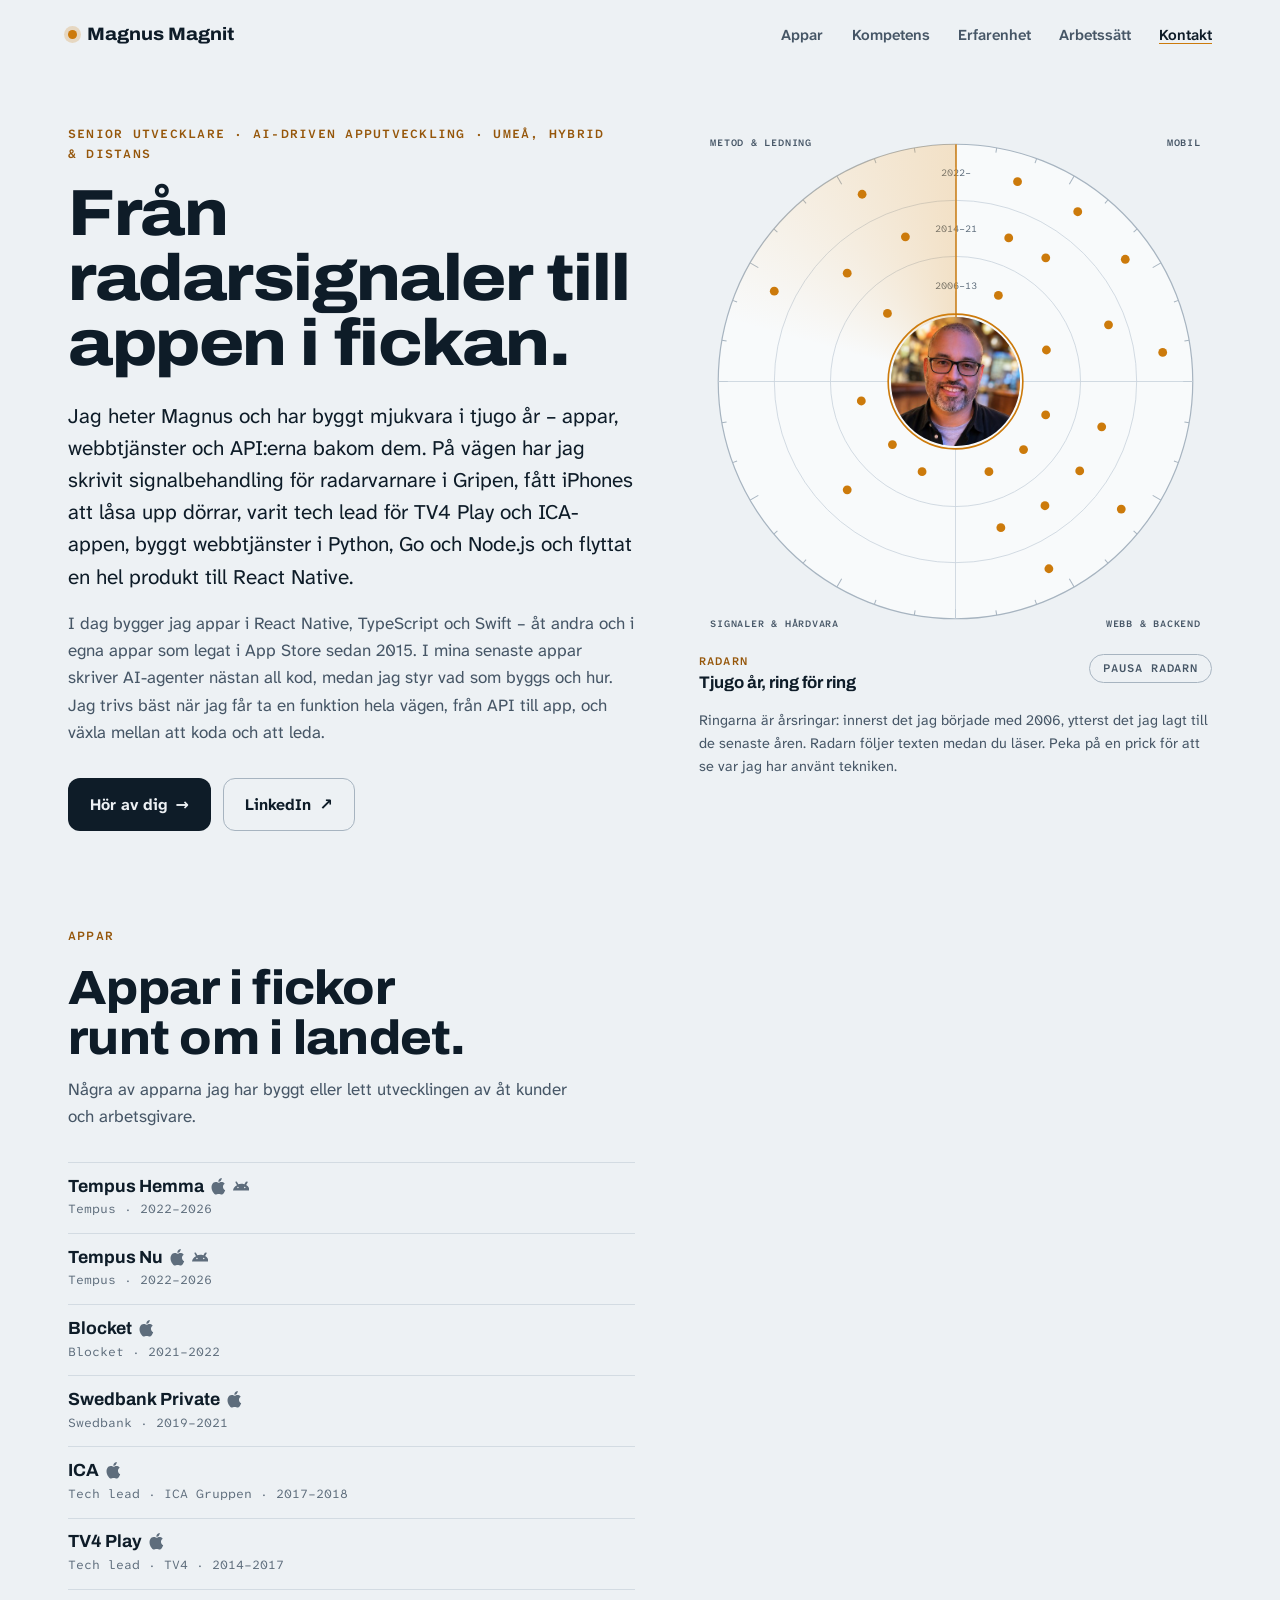
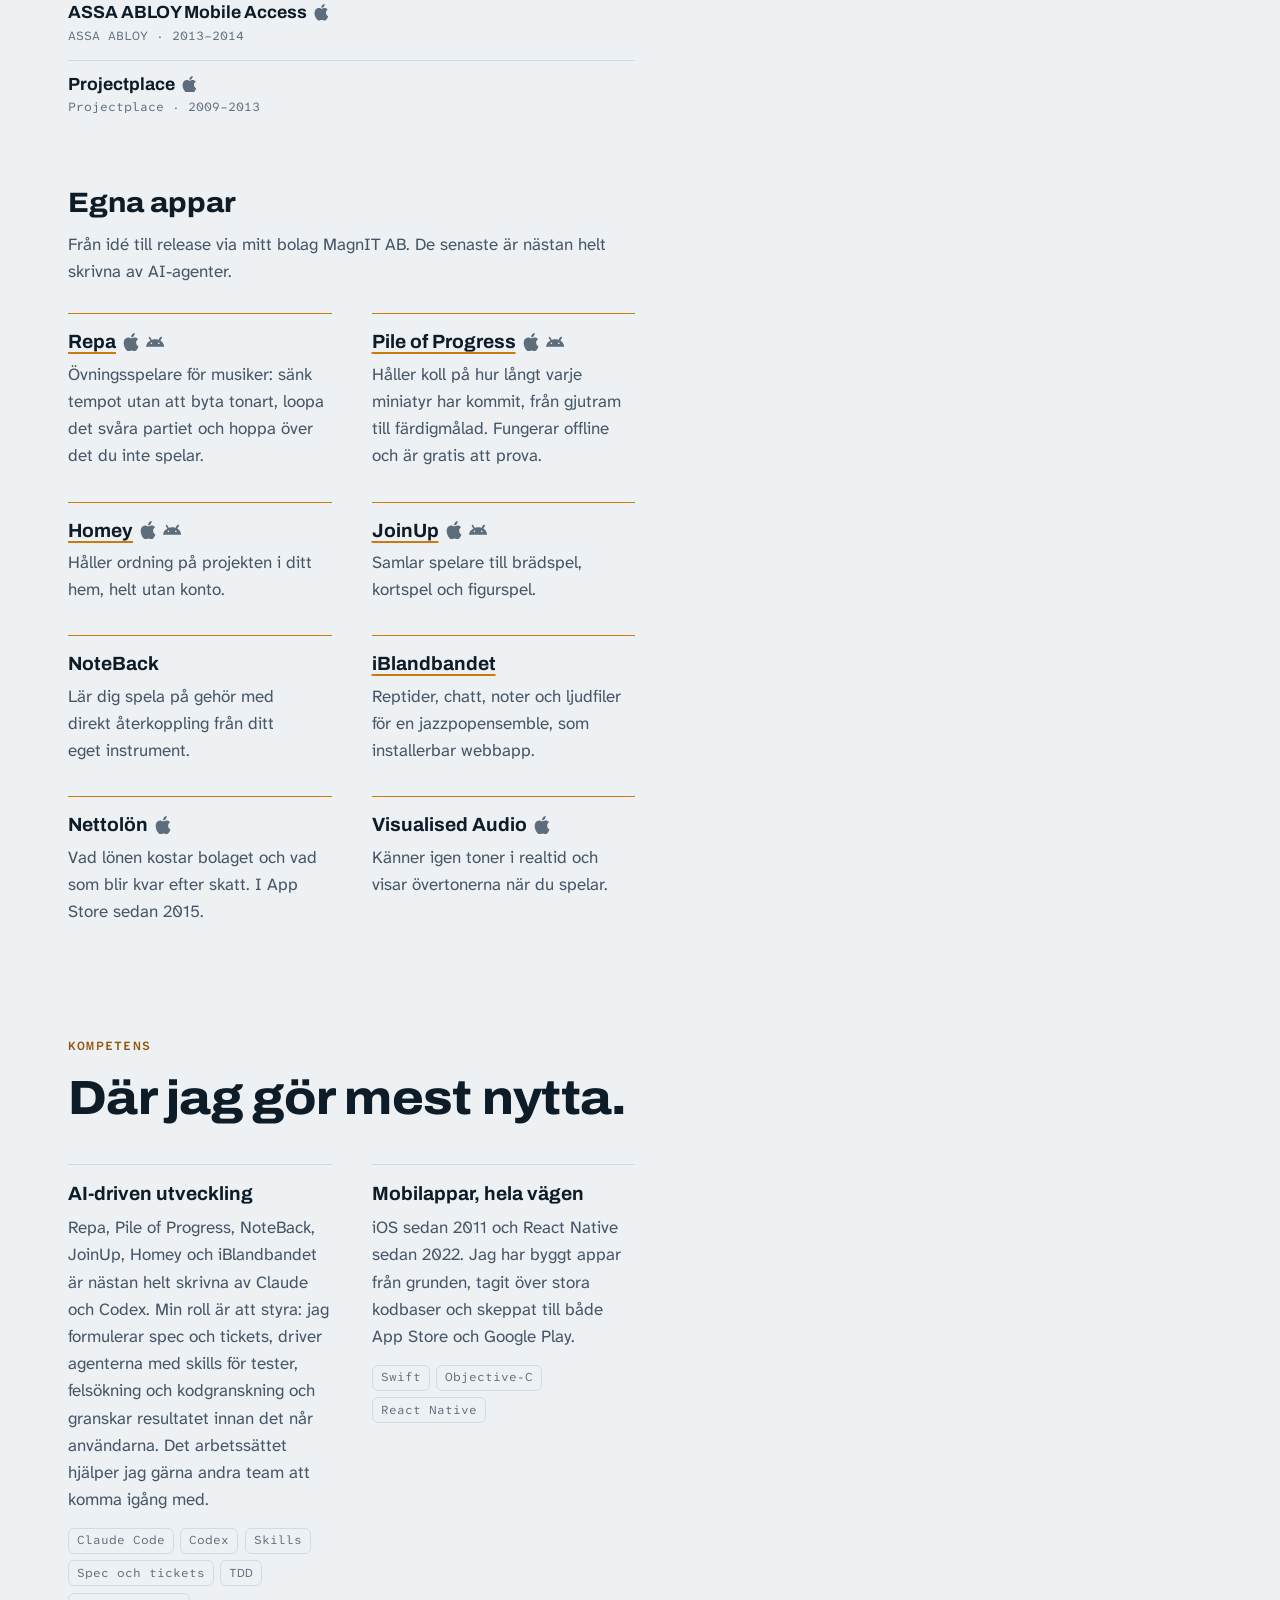
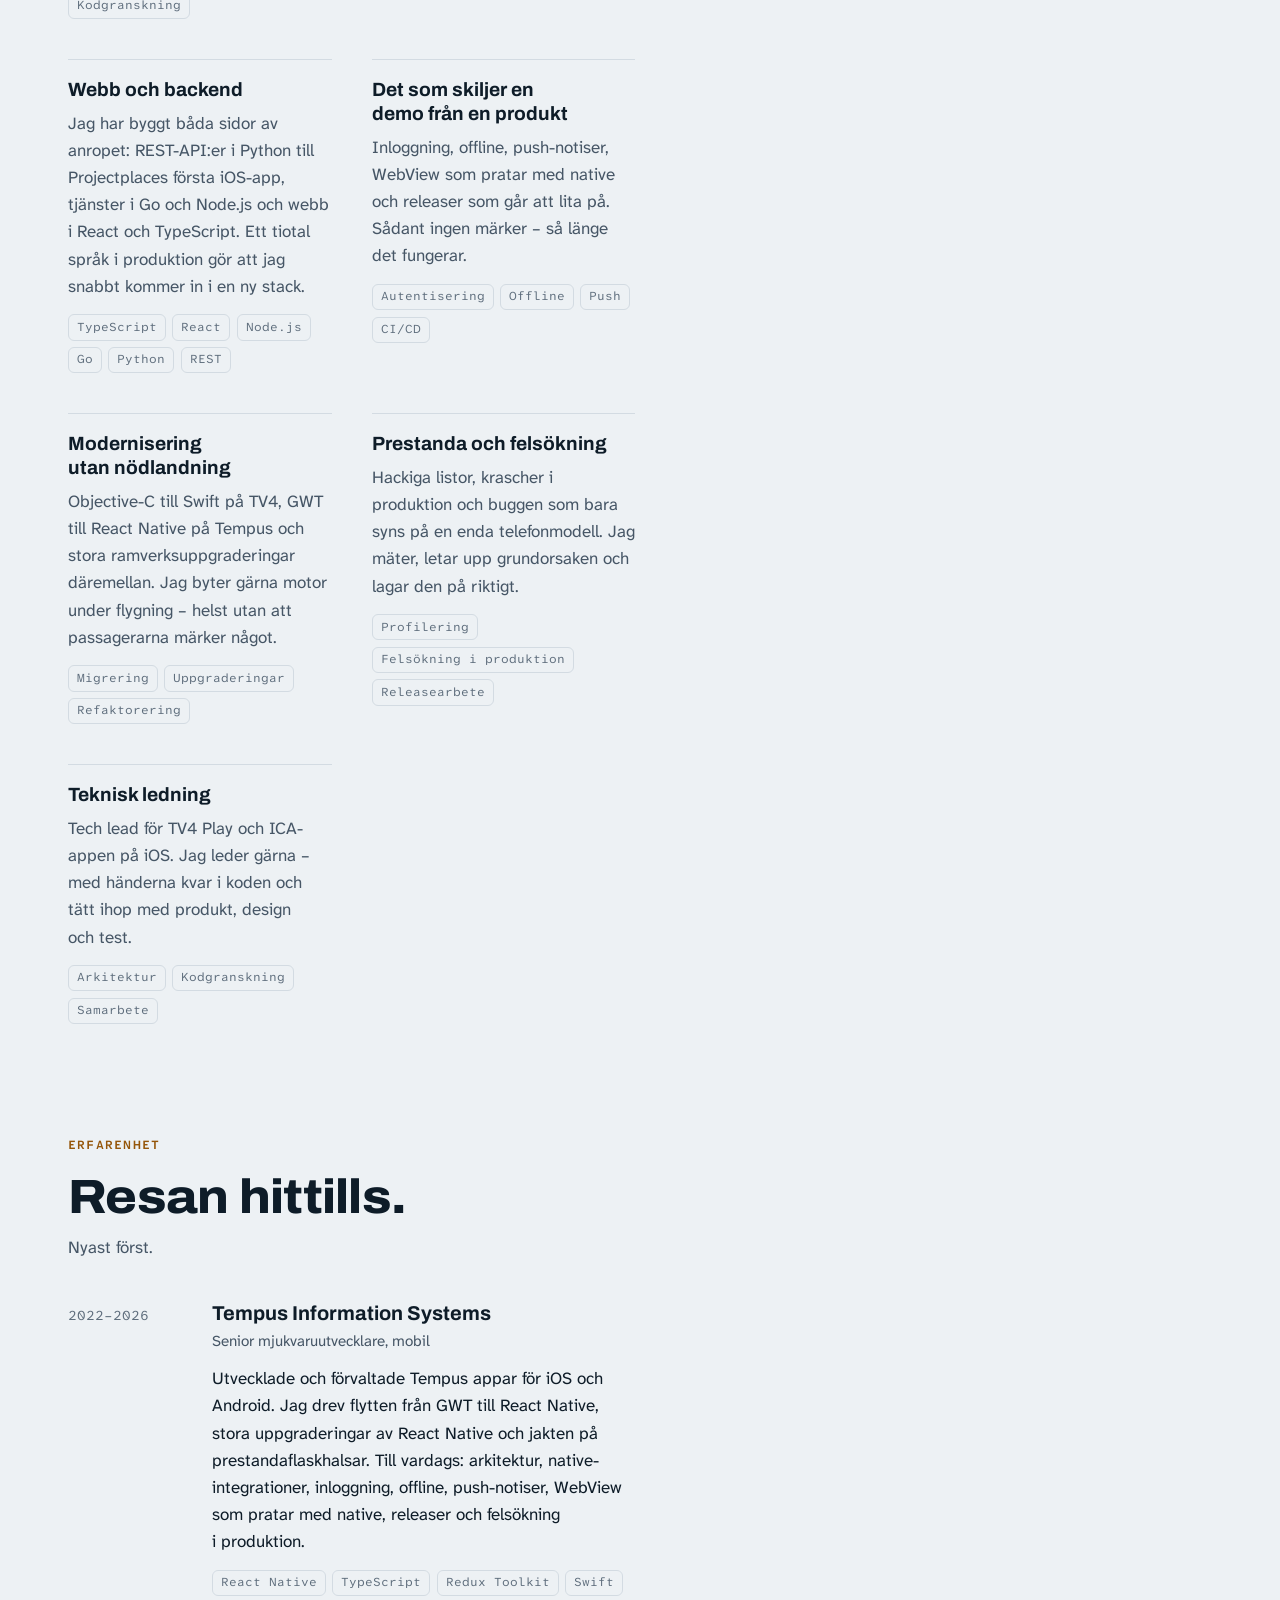
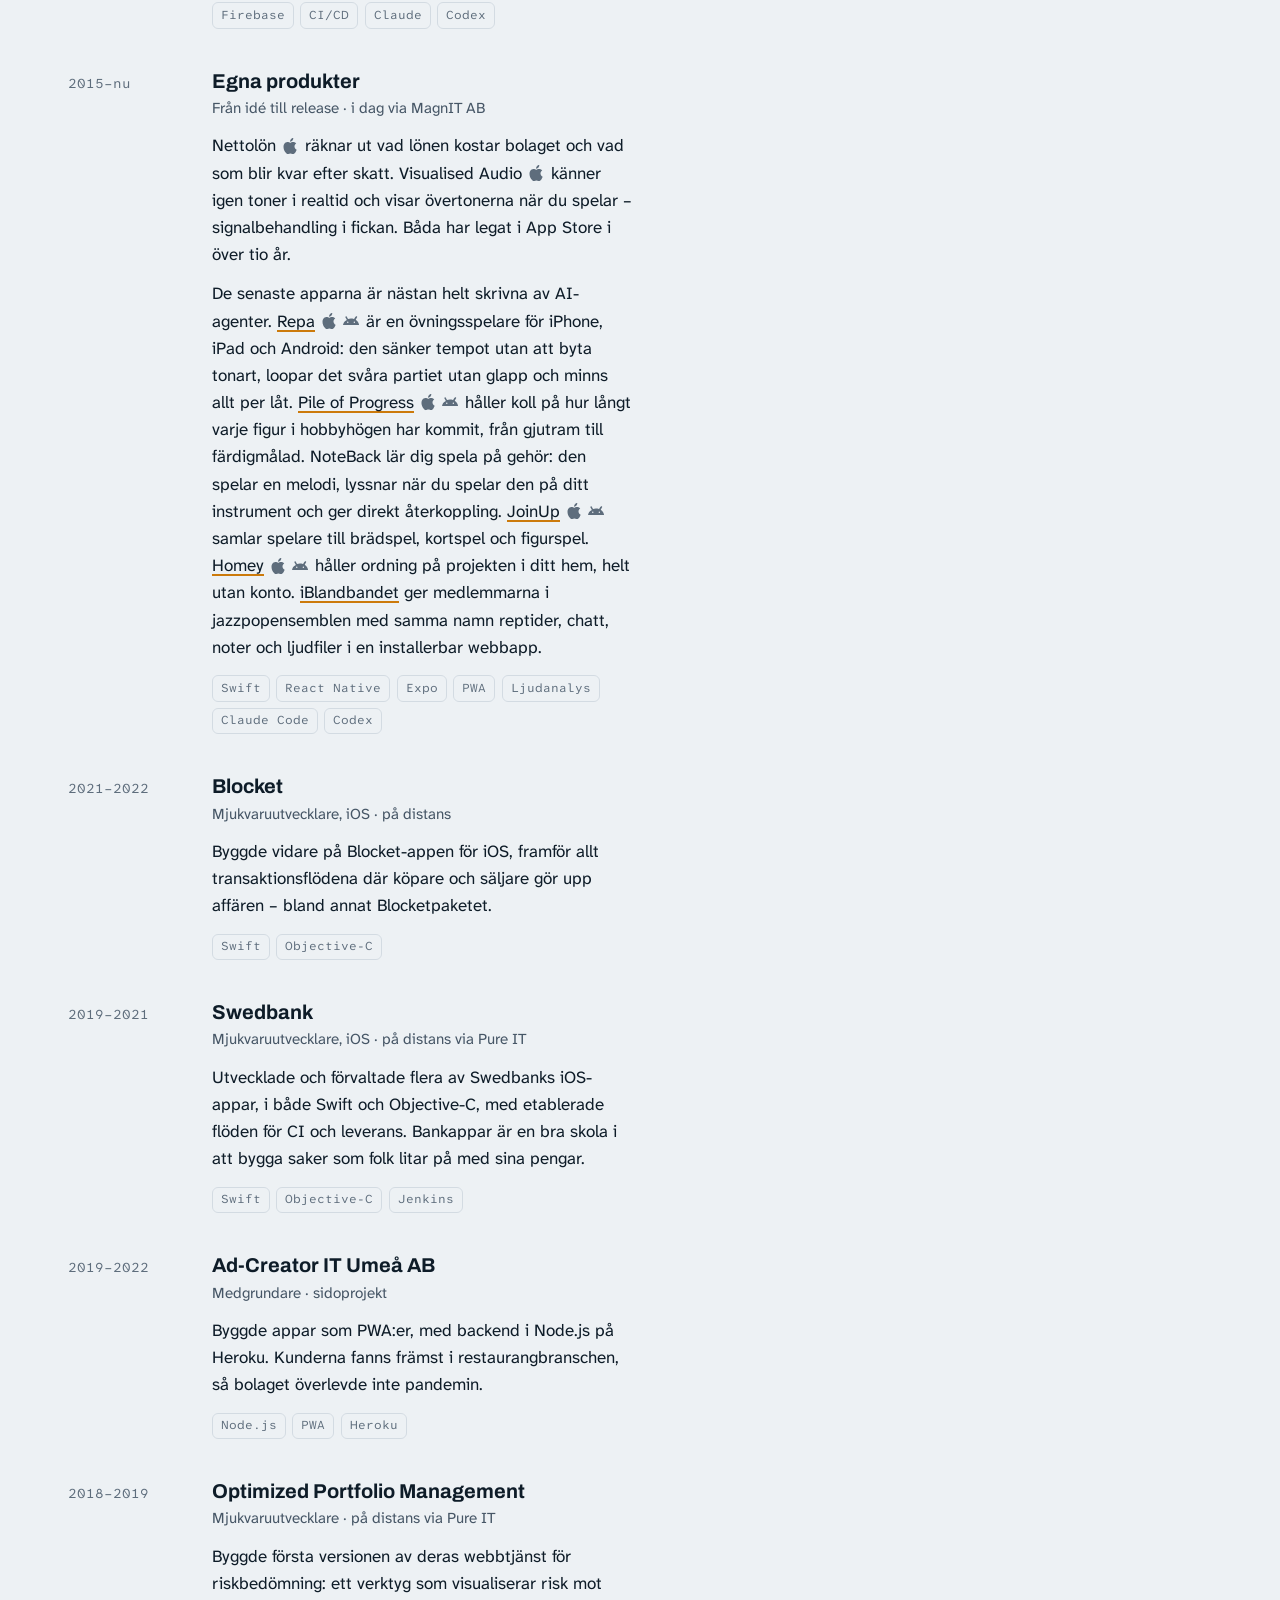
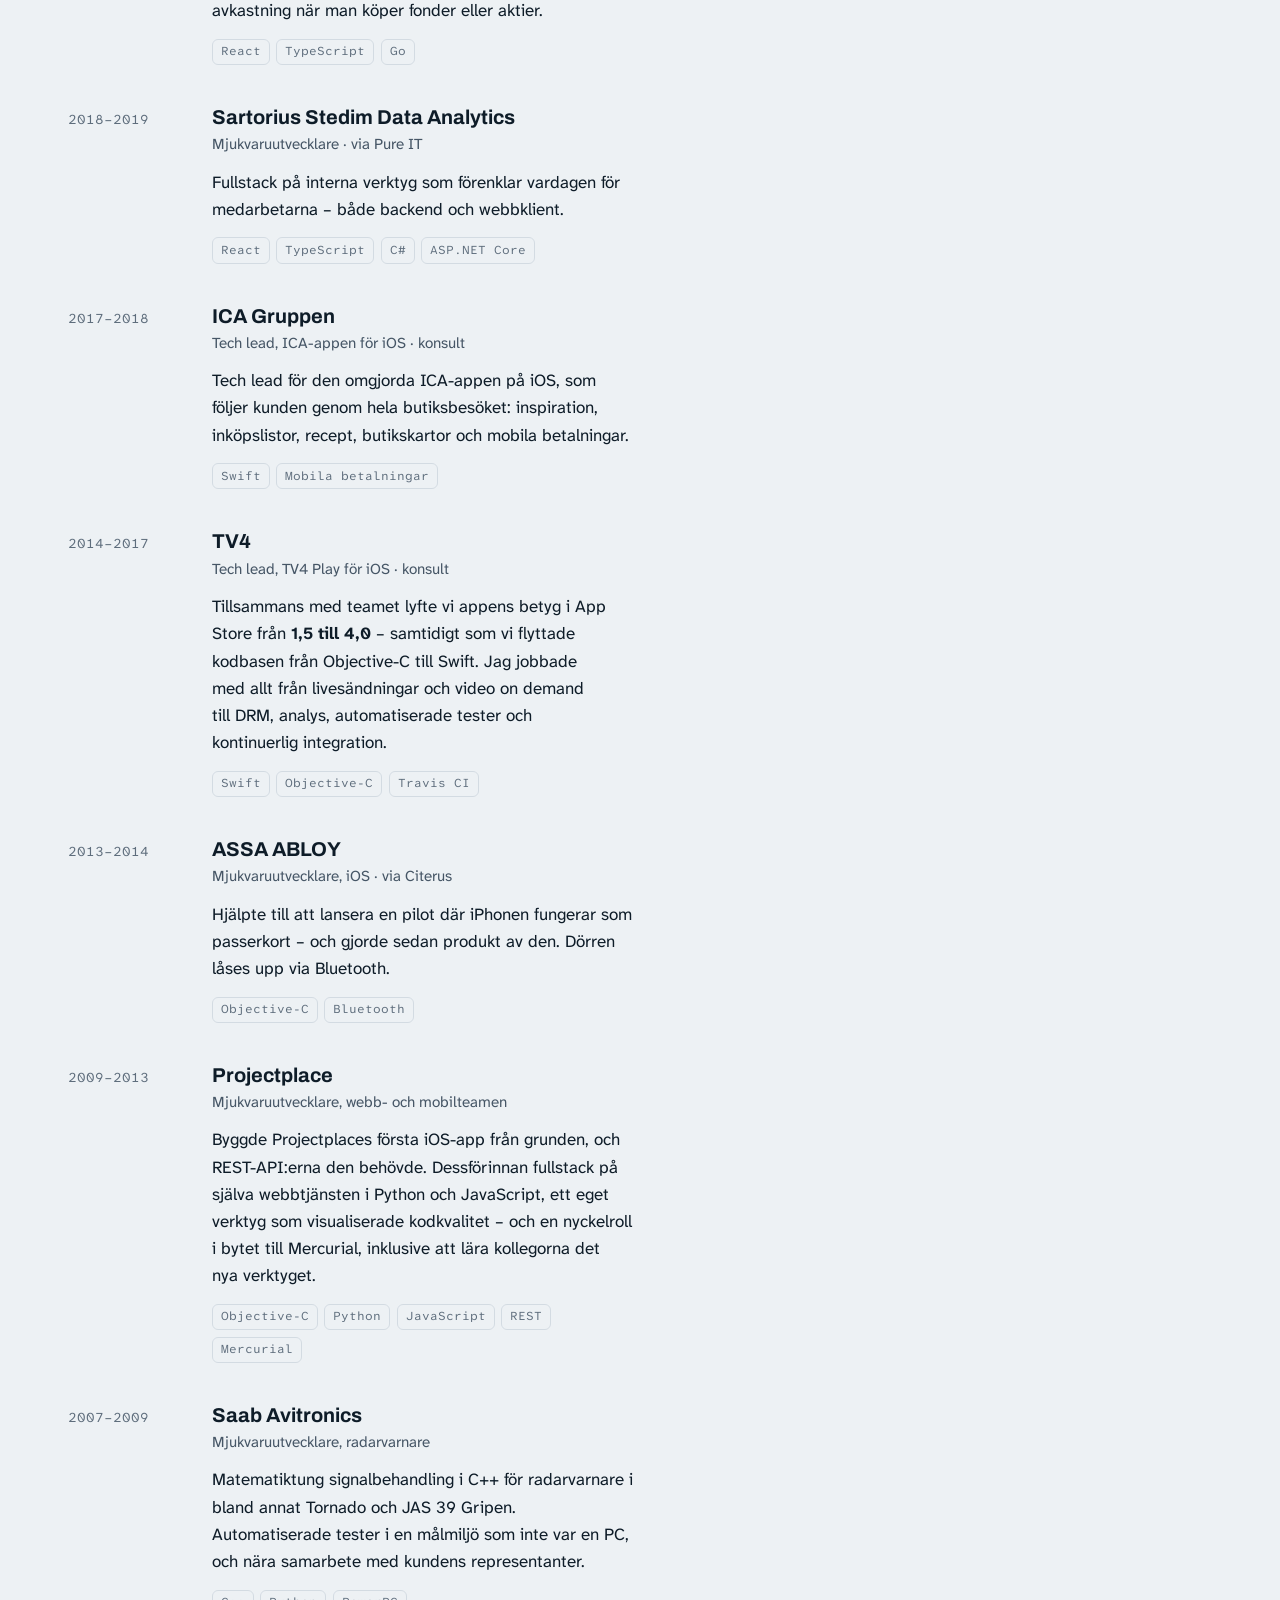
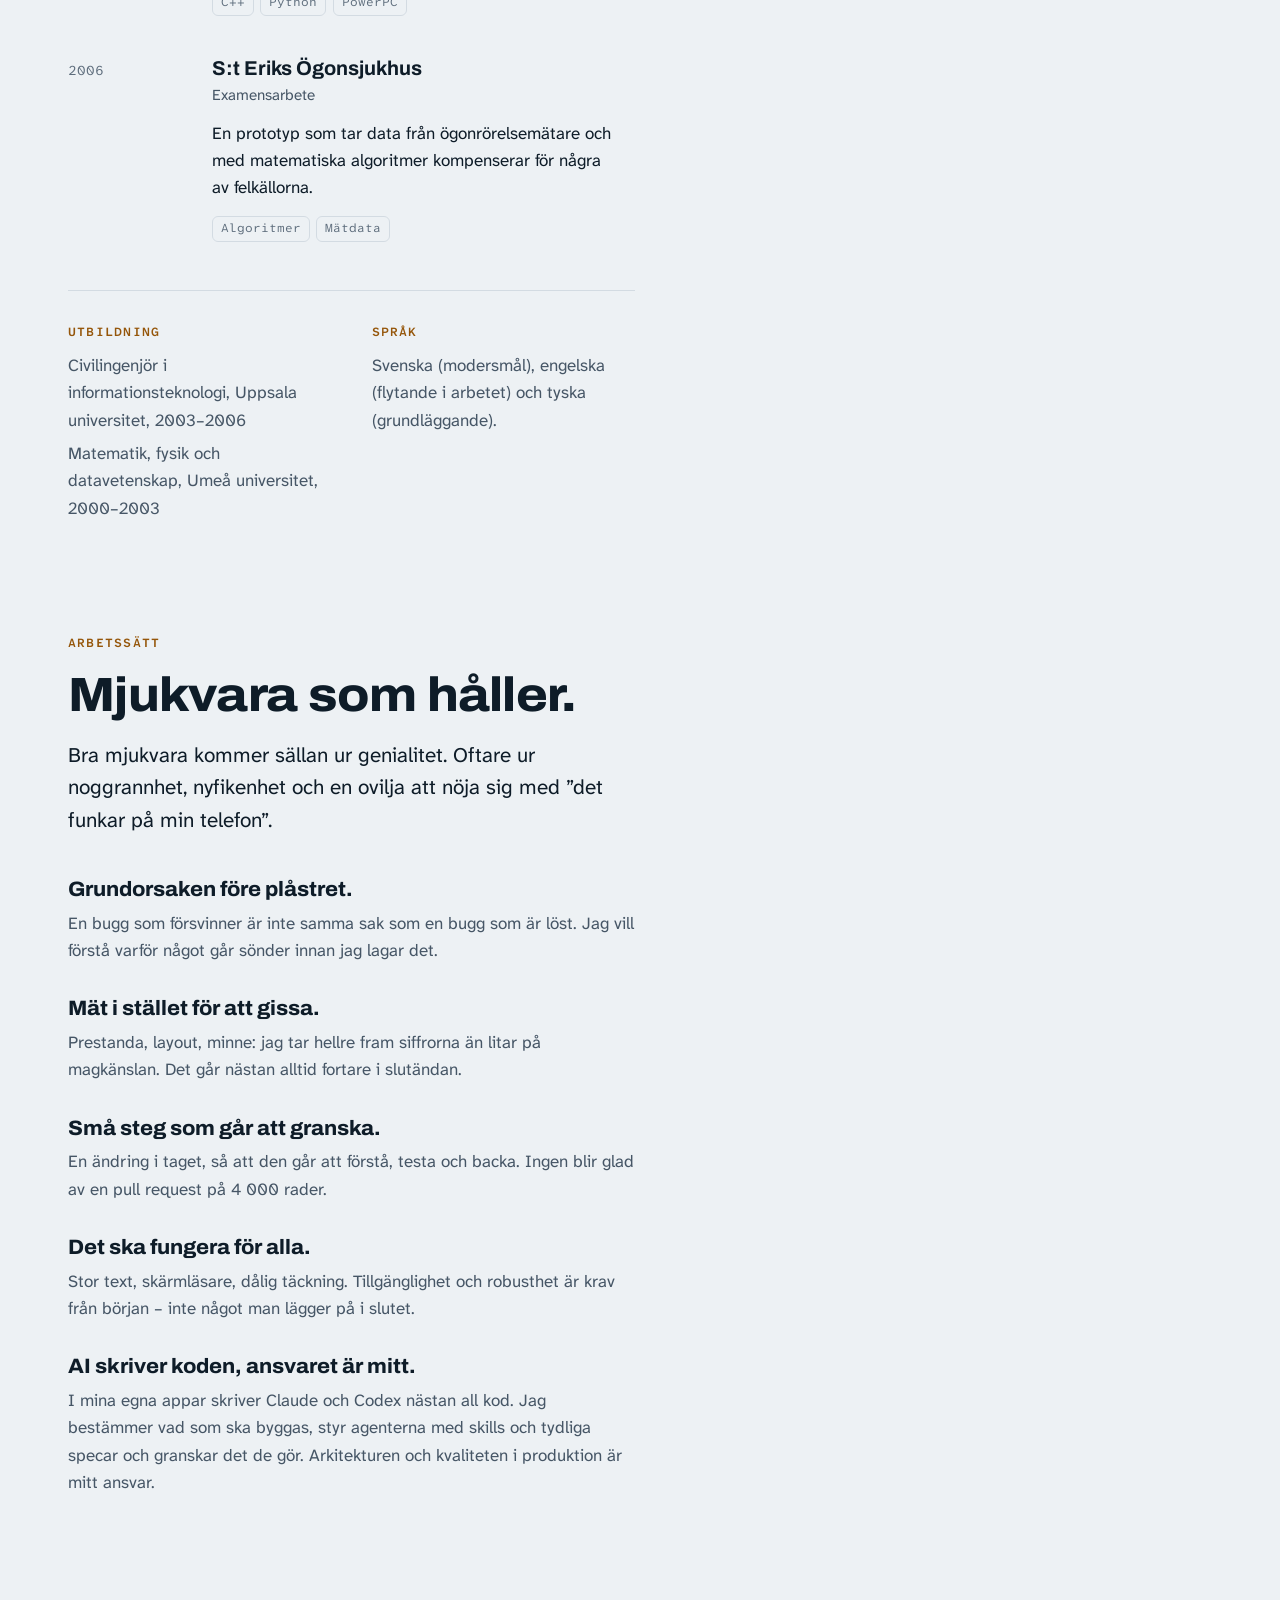
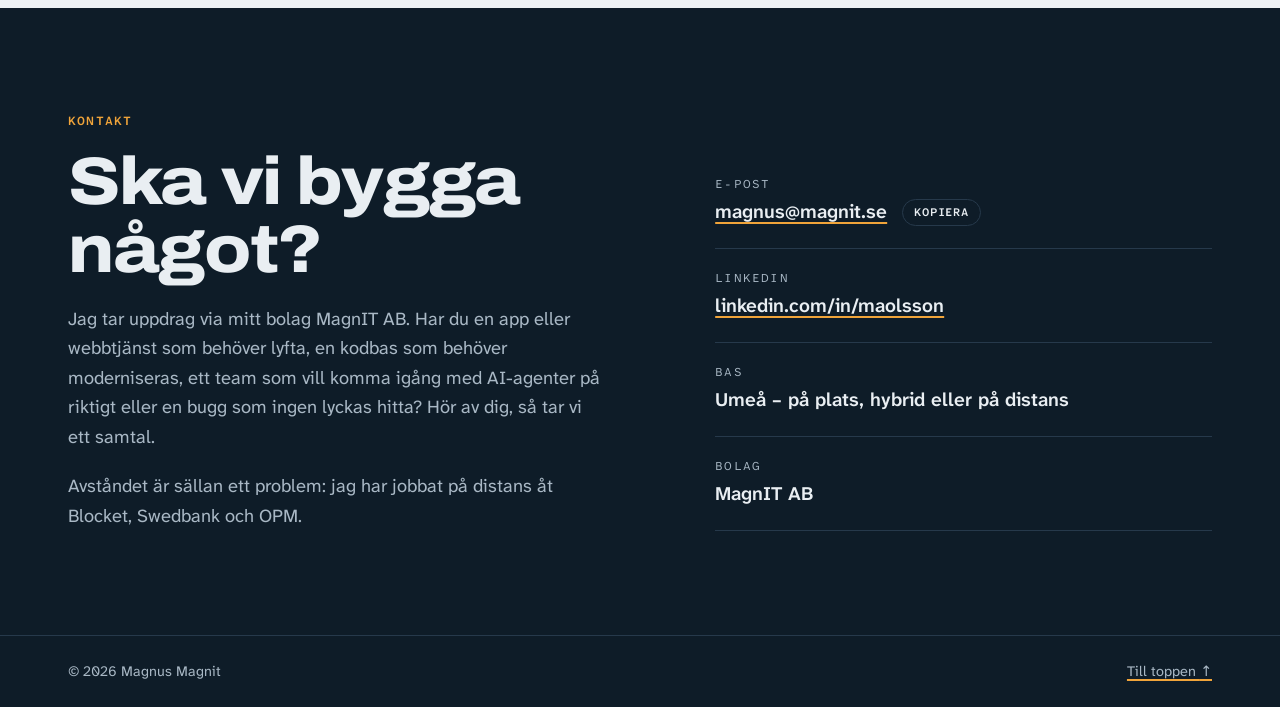
<file: index.html>
<!doctype html>
<html lang="sv">
<head>
  <meta charset="utf-8">
  <meta name="viewport" content="width=device-width, initial-scale=1, viewport-fit=cover">
  <title>Magnus Magnit · Senior utvecklare och konsult i Umeå</title>
  <meta name="description" content="Senior utvecklare och konsult i Umeå. Tjugo år av appar, webb och backend – i dag React Native, TypeScript och Swift, byggt med AI-agenter som Claude och Codex. Uppdrag på plats, hybrid eller på distans.">
  <meta property="og:type" content="profile">
  <meta property="og:title" content="Magnus Magnit">
  <meta property="og:description" content="Från radarsignaler till appen i fickan. Senior utvecklare och konsult med tjugo år av appar, webb och backend.">
  <meta property="og:image" content="https://magnit.se/magnus.jpg">
  <meta property="og:locale" content="sv_SE">
  <meta name="theme-color" content="#edf1f4" media="(prefers-color-scheme: light)">
  <meta name="theme-color" content="#0b1620" media="(prefers-color-scheme: dark)">
  <link rel="icon" href="favicon.svg" type="image/svg+xml">
  <link rel="preconnect" href="https://fonts.googleapis.com">
  <link rel="preconnect" href="https://fonts.gstatic.com" crossorigin>
  <link rel="stylesheet" href="https://fonts.googleapis.com/css2?family=Archivo:wdth,wght@62..125,100..900&family=Atkinson+Hyperlegible+Mono:wght@400;600&family=Atkinson+Hyperlegible+Next:wght@400;600;700&display=swap">
  <link rel="stylesheet" href="styles.css">
  <script src="main.js" defer></script>
</head>
<body>
  <svg width="0" height="0" style="position:absolute" aria-hidden="true" focusable="false">
    <symbol id="icon-apple" viewBox="0 0 24 24"><path d="M12.152 6.896c-.948 0-2.415-1.078-3.96-1.04-2.04.027-3.913 1.183-4.961 3.014-2.117 3.675-.546 9.103 1.519 12.09 1.013 1.454 2.208 3.09 3.792 3.039 1.52-.065 2.09-.987 3.935-.987 1.831 0 2.35.987 3.96.948 1.637-.026 2.676-1.48 3.676-2.948 1.156-1.688 1.636-3.325 1.662-3.415-.039-.013-3.182-1.221-3.22-4.857-.026-3.04 2.48-4.494 2.597-4.559-1.429-2.09-3.623-2.324-4.39-2.376-2-.156-3.675 1.09-4.61 1.09zM15.53 3.83c.843-1.012 1.4-2.427 1.245-3.83-1.207.052-2.662.805-3.532 1.818-.78.896-1.454 2.338-1.273 3.714 1.338.104 2.715-.688 3.559-1.701"/></symbol>
    <symbol id="icon-android" viewBox="0 0 24 24"><path d="M18.44 5.559c-.676 1.166-1.353 2.332-2.028 3.498-.037-.016-.074-.029-.111-.043-1.825-.696-3.484-.8-4.42-.787-1.855.019-3.354.464-4.26.82-.084-.149-1.752-3.021-2.021-3.486a1.145 1.145 0 0 0-.141-.191c-.331-.364-.905-.486-1.379-.203-.475.282-.714.9-.395 1.486 1.904 3.308 1.964 3.429 2.067 3.613-.019.011-.038.021-.057.033C2.18 11.857.614 14.389 0 17.954h24c-.613-3.611-2.205-6.203-5.093-7.939l.018-.028c.671-1.164 1.346-2.326 2.016-3.49.318-.586.08-1.204-.395-1.486-.47-.281-1.044-.161-1.377.203a1.144 1.144 0 0 0-.138.191zM7.11 12.529c.605 0 1.095.49 1.095 1.096 0 .606-.49 1.095-1.095 1.095-.605 0-1.096-.49-1.096-1.095 0-.606.49-1.096 1.096-1.096zm9.787.007c.605 0 1.096.49 1.096 1.095 0 .607-.491 1.096-1.096 1.096-.605 0-1.095-.49-1.095-1.096 0-.606.49-1.095 1.095-1.095z"/></symbol>
  </svg>
  <a class="skip-link" href="#innehall">Hoppa till innehållet</a>

  <header class="site-header wrap">
    <a class="brand" href="#"><span class="brand-blip" aria-hidden="true"></span>Magnus Magnit</a>
    <nav aria-label="Huvudmeny">
      <ul class="nav-list">
        <li><a href="#appar">Appar</a></li>
        <li><a href="#kompetens">Kompetens</a></li>
        <li><a href="#erfarenhet">Erfarenhet</a></li>
        <li><a href="#arbetssatt">Arbetssätt</a></li>
        <li><a class="nav-cta" href="#kontakt">Kontakt</a></li>
      </ul>
    </nav>
  </header>

  <main id="innehall">
    <div class="wrap layout">
      <section class="hero" aria-labelledby="hero-title">
        <p class="eyebrow">Senior utvecklare · AI-driven apputveckling · Umeå, hybrid &amp; distans</p>
        <h1 id="hero-title">Från radarsignaler till appen i fickan.</h1>
        <p class="lead">Jag heter Magnus och har byggt mjukvara i tjugo år – appar, webbtjänster och API:erna bakom dem. På vägen har jag skrivit signalbehandling för radarvarnare i Gripen, fått iPhones att låsa upp dörrar, varit tech lead för TV4 Play och ICA-appen, byggt webbtjänster i Python, Go och Node.js och flyttat en hel produkt till React Native.</p>
        <p class="hero-more">I dag bygger jag appar i React Native, TypeScript och Swift – åt andra och i egna appar som legat i App Store sedan 2015. I mina senaste appar skriver AI-agenter nästan all kod, medan jag styr vad som byggs och hur. Jag trivs bäst när jag får ta en funktion hela vägen, från API till app, och växla mellan att koda och att leda.</p>
        <div class="actions">
          <a class="button button-primary" href="#kontakt">Hör av dig <span aria-hidden="true">→</span></a>
          <a class="button button-quiet" href="https://www.linkedin.com/in/maolsson/">LinkedIn <span aria-hidden="true">↗</span></a>
        </div>
      </section>

      <div class="radar-col">
        <figure class="radar-figure">
          <div class="radar" id="radar" role="img" aria-label="Radar med Magnus porträtt i mitten. Runt omkring syns tekniker och områden han arbetat med, ordnade i årsringar från 2006 till i dag: från C++ och signalbehandling innerst till React Native, Android och AI-agenter ytterst.">
            <svg class="radar-grid" viewBox="0 0 640 640" aria-hidden="true" focusable="false"></svg>
            <div class="radar-sweep" aria-hidden="true"></div>
            <svg class="radar-blips" viewBox="0 0 640 640" aria-hidden="true" focusable="false"></svg>
            <div class="radar-photo"><img src="magnus.jpg" width="400" height="400" alt=""></div>
          </div>
          <figcaption class="radar-caption">
            <p class="radar-now"><span class="radar-kicker" id="radar-kicker">Radarn</span> <span id="radar-title">Tjugo år, ring för ring</span></p>
            <button class="radar-toggle" id="radar-toggle" type="button">Pausa radarn</button>
            <p class="radar-help">Ringarna är årsringar: innerst det jag började med 2006, ytterst det jag lagt till de senaste åren. <span class="radar-help-wide">Radarn följer texten medan du läser. Peka på en prick för att se var jag har använt tekniken.</span></p>
          </figcaption>
        </figure>
      </div>

      <div class="story">
        <section class="section" id="appar" aria-labelledby="appar-title">
          <p class="eyebrow">Appar</p>
          <h2 id="appar-title">Appar i fickor runt om i landet.</h2>
          <p class="section-note">Några av apparna jag har byggt eller lett utvecklingen av åt kunder och arbetsgivare.</p>
          <ul class="app-list" data-kicker="Appar">
            <li class="app-row" data-radar="ios rn android">
              <h3 class="app-name">Tempus Hemma<span class="stores"><a class="store" href="https://apps.apple.com/se/app/tempus-hemma/id1181003397" aria-label="Tempus Hemma i App Store"><svg class="store-icon" aria-hidden="true" focusable="false"><use href="#icon-apple"/></svg></a><a class="store" href="https://play.google.com/store/apps/details?id=se.tempusinfo.tempushemma2" aria-label="Tempus Hemma på Google Play"><svg class="store-icon" aria-hidden="true" focusable="false"><use href="#icon-android"/></svg></a></span></h3>
              <p class="app-meta">Tempus · 2022–2026</p>
            </li>
            <li class="app-row" data-radar="ios rn android">
              <h3 class="app-name">Tempus Nu<span class="stores"><a class="store" href="https://apps.apple.com/se/app/tempus-nu/id967957216" aria-label="Tempus Nu i App Store"><svg class="store-icon" aria-hidden="true" focusable="false"><use href="#icon-apple"/></svg></a><a class="store" href="https://play.google.com/store/apps/details?id=se.tempusinfo.nuddisandroid" aria-label="Tempus Nu på Google Play"><svg class="store-icon" aria-hidden="true" focusable="false"><use href="#icon-android"/></svg></a></span></h3>
              <p class="app-meta">Tempus · 2022–2026</p>
            </li>
            <li class="app-row" data-radar="ios swift">
              <h3 class="app-name">Blocket<span class="stores"><a class="store" href="https://apps.apple.com/se/app/blocket-k%C3%B6p-s%C3%A4lj-begagnat/id323710525" aria-label="Blocket i App Store"><svg class="store-icon" aria-hidden="true" focusable="false"><use href="#icon-apple"/></svg></a></span></h3>
              <p class="app-meta">Blocket · 2021–2022</p>
            </li>
            <li class="app-row" data-radar="ios swift objc">
              <h3 class="app-name">Swedbank Private<span class="stores"><a class="store" href="https://apps.apple.com/se/app/swedbank-private/id344161302" aria-label="Swedbank Private i App Store"><svg class="store-icon" aria-hidden="true" focusable="false"><use href="#icon-apple"/></svg></a></span></h3>
              <p class="app-meta">Swedbank · 2019–2021</p>
            </li>
            <li class="app-row" data-radar="ios swift lead">
              <h3 class="app-name">ICA<span class="stores"><a class="store" href="https://apps.apple.com/se/app/ica-recept-och-erbjudanden/id458324110" aria-label="ICA i App Store"><svg class="store-icon" aria-hidden="true" focusable="false"><use href="#icon-apple"/></svg></a></span></h3>
              <p class="app-meta">Tech lead · ICA Gruppen · 2017–2018</p>
            </li>
            <li class="app-row" data-radar="ios swift objc video lead">
              <h3 class="app-name">TV4 Play<span class="stores"><a class="store" href="https://apps.apple.com/se/app/tv4-play/id413776071" aria-label="TV4 Play i App Store"><svg class="store-icon" aria-hidden="true" focusable="false"><use href="#icon-apple"/></svg></a></span></h3>
              <p class="app-meta">Tech lead · TV4 · 2014–2017</p>
            </li>
            <li class="app-row" data-radar="ios objc ble">
              <h3 class="app-name">ASSA ABLOY Mobile Access<span class="stores"><a class="store" href="https://apps.apple.com/se/app/assa-abloy-mobile-access/id793869814" aria-label="ASSA ABLOY Mobile Access i App Store"><svg class="store-icon" aria-hidden="true" focusable="false"><use href="#icon-apple"/></svg></a></span></h3>
              <p class="app-meta">ASSA ABLOY · 2013–2014</p>
            </li>
            <li class="app-row" data-radar="ios objc python rest">
              <h3 class="app-name">Projectplace<span class="stores"><a class="store" href="https://apps.apple.com/se/app/projectplace/id486344694" aria-label="Projectplace i App Store"><svg class="store-icon" aria-hidden="true" focusable="false"><use href="#icon-apple"/></svg></a></span></h3>
              <p class="app-meta">Projectplace · 2009–2013</p>
            </li>
          </ul>
          <h3 class="apps-subtitle">Egna appar</h3>
          <p class="section-note">Från idé till release via mitt bolag MagnIT AB. De senaste är nästan helt skrivna av AI-agenter.</p>
          <ul class="apps" data-kicker="Egna appar">
            <li class="app" data-radar="ios swift android audio ai">
              <h3><a href="repa/">Repa</a><span class="stores"><a class="store" href="https://apps.apple.com/se/app/repa-music-practice/id6836238787" aria-label="Repa i App Store"><svg class="store-icon" aria-hidden="true" focusable="false"><use href="#icon-apple"/></svg></a><a class="store" href="https://play.google.com/store/apps/details?id=com.magnit.repa" aria-label="Repa på Google Play"><svg class="store-icon" aria-hidden="true" focusable="false"><use href="#icon-android"/></svg></a></span></h3>
              <p>Övningsspelare för musiker: sänk tempot utan att byta tonart, loopa det svåra partiet och hoppa över det du inte spelar.</p>
            </li>
            <li class="app" data-radar="rn ts ai">
              <h3><a href="pileofprogress/">Pile of Progress</a><span class="stores"><a class="store" href="https://apps.apple.com/se/app/pile-of-progress/id6836416920" aria-label="Pile of Progress i App Store"><svg class="store-icon" aria-hidden="true" focusable="false"><use href="#icon-apple"/></svg></a><a class="store" href="https://play.google.com/store/apps/details?id=com.magnit.pileofprogress" aria-label="Pile of Progress på Google Play"><svg class="store-icon" aria-hidden="true" focusable="false"><use href="#icon-android"/></svg></a></span></h3>
              <p>Håller koll på hur långt varje miniatyr har kommit, från gjutram till färdigmålad. Fungerar offline och är gratis att prova.</p>
            </li>
            <li class="app" data-radar="rn ts ai">
              <h3><a href="homey/">Homey</a><span class="stores"><a class="store" href="https://apps.apple.com/se/app/homey-home-projects-docs/id6829773372" aria-label="Homey i App Store"><svg class="store-icon" aria-hidden="true" focusable="false"><use href="#icon-apple"/></svg></a><a class="store" href="https://play.google.com/store/apps/details?id=com.magnit.homey" aria-label="Homey på Google Play"><svg class="store-icon" aria-hidden="true" focusable="false"><use href="#icon-android"/></svg></a></span></h3>
              <p>Håller ordning på projekten i ditt hem, helt utan konto.</p>
            </li>
            <li class="app" data-radar="rn ts ai">
              <h3><a href="joinup/">JoinUp</a><span class="stores"><a class="store" href="https://apps.apple.com/se/app/joinup-local-games/id6820418664" aria-label="JoinUp i App Store"><svg class="store-icon" aria-hidden="true" focusable="false"><use href="#icon-apple"/></svg></a><a class="store" href="https://play.google.com/store/apps/details?id=com.magnit.joinup" aria-label="JoinUp på Google Play"><svg class="store-icon" aria-hidden="true" focusable="false"><use href="#icon-android"/></svg></a></span></h3>
              <p>Samlar spelare till brädspel, kortspel och figurspel.</p>
            </li>
            <li class="app" data-radar="ios swift audio ai">
              <h3>NoteBack</h3>
              <p>Lär dig spela på gehör med direkt återkoppling från ditt eget instrument.</p>
            </li>
            <li class="app" data-radar="ts ai">
              <h3><a href="https://www.iblandbandet.se/app/">iBlandbandet</a></h3>
              <p>Reptider, chatt, noter och ljudfiler för en jazzpopensemble, som installerbar webbapp.</p>
            </li>
            <li class="app" data-radar="ios">
              <h3>Nettolön<span class="stores"><a class="store" href="https://apps.apple.com/se/app/nettol%C3%B6n/id955492391" aria-label="Nettolön i App Store"><svg class="store-icon" aria-hidden="true" focusable="false"><use href="#icon-apple"/></svg></a></span></h3>
              <p>Vad lönen kostar bolaget och vad som blir kvar efter skatt. I App Store sedan 2015.</p>
            </li>
            <li class="app" data-radar="ios audio">
              <h3>Visualised Audio<span class="stores"><a class="store" href="https://apps.apple.com/se/app/visualised-audio/id1111275756" aria-label="Visualised Audio i App Store"><svg class="store-icon" aria-hidden="true" focusable="false"><use href="#icon-apple"/></svg></a></span></h3>
              <p>Känner igen toner i realtid och visar övertonerna när du spelar.</p>
            </li>
          </ul>
        </section>

        <section class="section" id="kompetens" aria-labelledby="kompetens-title">
          <p class="eyebrow">Kompetens</p>
          <h2 id="kompetens-title">Där jag gör mest nytta.</h2>
          <div class="skills" data-kicker="Kompetens">
            <div class="skill" data-radar="ai">
              <h3>AI-driven utveckling</h3>
              <p>Repa, Pile of Progress, NoteBack, JoinUp, Homey och iBlandbandet är nästan helt skrivna av Claude och Codex. Min roll är att styra: jag formulerar spec och tickets, driver agenterna med skills för tester, felsökning och kodgranskning och granskar resultatet innan det når användarna. Det arbetssättet hjälper jag gärna andra team att komma igång med.</p>
              <ul class="tags"><li>Claude Code</li><li>Codex</li><li>Skills</li><li>Spec och tickets</li><li>TDD</li><li>Kodgranskning</li></ul>
            </div>
            <div class="skill" data-radar="ios objc swift rn android">
              <h3>Mobilappar, hela vägen</h3>
              <p>iOS sedan 2011 och React Native sedan 2022. Jag har byggt appar från grunden, tagit över stora kodbaser och skeppat till både App Store och Google Play.</p>
              <ul class="tags"><li>Swift</li><li>Objective-C</li><li>React Native</li></ul>
            </div>
            <div class="skill" data-radar="python js rest react ts go node">
              <h3>Webb och backend</h3>
              <p>Jag har byggt båda sidor av anropet: REST-API:er i Python till Projectplaces första iOS-app, tjänster i Go och Node.js och webb i React och TypeScript. Ett tiotal språk i produktion gör att jag snabbt kommer in i en ny stack.</p>
              <ul class="tags"><li>TypeScript</li><li>React</li><li>Node.js</li><li>Go</li><li>Python</li><li>REST</li></ul>
            </div>
            <div class="skill" data-radar="auth offline push ci">
              <h3>Det som skiljer en demo från en produkt</h3>
              <p>Inloggning, offline, push-notiser, WebView som pratar med native och releaser som går att lita på. Sådant ingen märker – så länge det fungerar.</p>
              <ul class="tags"><li>Autentisering</li><li>Offline</li><li>Push</li><li>CI/CD</li></ul>
            </div>
            <div class="skill" data-radar="objc swift rn">
              <h3>Modernisering utan nödlandning</h3>
              <p>Objective-C till Swift på TV4, GWT till React Native på Tempus och stora ramverksuppgraderingar däremellan. Jag byter gärna motor under flygning – helst utan att passagerarna märker något.</p>
              <ul class="tags"><li>Migrering</li><li>Uppgraderingar</li><li>Refaktorering</li></ul>
            </div>
            <div class="skill" data-radar="perf test">
              <h3>Prestanda och felsökning</h3>
              <p>Hackiga listor, krascher i produktion och buggen som bara syns på en enda telefonmodell. Jag mäter, letar upp grundorsaken och lagar den på riktigt.</p>
              <ul class="tags"><li>Profilering</li><li>Felsökning i produktion</li><li>Releasearbete</li></ul>
            </div>
            <div class="skill" data-radar="lead">
              <h3>Teknisk ledning</h3>
              <p>Tech lead för TV4 Play och ICA-appen på iOS. Jag leder gärna – med händerna kvar i koden och tätt ihop med produkt, design och test.</p>
              <ul class="tags"><li>Arkitektur</li><li>Kodgranskning</li><li>Samarbete</li></ul>
            </div>
          </div>
        </section>

        <section class="section" id="erfarenhet" aria-labelledby="erfarenhet-title">
          <p class="eyebrow">Erfarenhet</p>
          <h2 id="erfarenhet-title">Resan hittills.</h2>
          <p class="section-note">Nyast först.</p>
          <ol class="jobs" data-kicker="Erfarenhet">
            <li class="job" data-name="Tempus" data-years="2022–2026" data-radar="ios rn android swift ts offline push auth firebase ci perf ai">
              <p class="job-when">2022–2026</p>
              <div class="job-body">
                <h3 class="job-org">Tempus Information Systems</h3>
                <p class="job-role">Senior mjukvaruutvecklare, mobil</p>
                <p>Utvecklade och förvaltade Tempus appar för iOS och Android. Jag drev flytten från GWT till React Native, stora uppgraderingar av React Native och jakten på prestandaflaskhalsar. Till vardags: arkitektur, native-integrationer, inloggning, offline, push-notiser, WebView som pratar med native, releaser och felsökning i produktion.</p>
                <ul class="tags"><li>React Native</li><li>TypeScript</li><li>Redux Toolkit</li><li>Swift</li><li>Firebase</li><li>CI/CD</li><li>Claude</li><li>Codex</li></ul>
              </div>
            </li>
            <li class="job" data-name="Egna produkter" data-years="2015–nu" data-radar="ios swift rn ts audio ai">
              <p class="job-when">2015–nu</p>
              <div class="job-body">
                <h3 class="job-org">Egna produkter</h3>
                <p class="job-role">Från idé till release · i dag via MagnIT AB</p>
                <p>Nettolön<span class="stores"><a class="store" href="https://apps.apple.com/se/app/nettol%C3%B6n/id955492391" aria-label="Nettolön i App Store"><svg class="store-icon" aria-hidden="true" focusable="false"><use href="#icon-apple"/></svg></a></span> räknar ut vad lönen kostar bolaget och vad som blir kvar efter skatt. Visualised Audio<span class="stores"><a class="store" href="https://apps.apple.com/se/app/visualised-audio/id1111275756" aria-label="Visualised Audio i App Store"><svg class="store-icon" aria-hidden="true" focusable="false"><use href="#icon-apple"/></svg></a></span> känner igen toner i realtid och visar övertonerna när du spelar – signalbehandling i fickan. Båda har legat i App Store i över tio år.</p>
                <p>De senaste apparna är nästan helt skrivna av AI-agenter. <a href="repa/">Repa</a><span class="stores"><a class="store" href="https://apps.apple.com/se/app/repa-music-practice/id6836238787" aria-label="Repa i App Store"><svg class="store-icon" aria-hidden="true" focusable="false"><use href="#icon-apple"/></svg></a><a class="store" href="https://play.google.com/store/apps/details?id=com.magnit.repa" aria-label="Repa på Google Play"><svg class="store-icon" aria-hidden="true" focusable="false"><use href="#icon-android"/></svg></a></span> är en övningsspelare för iPhone, iPad och Android: den sänker tempot utan att byta tonart, loopar det svåra partiet utan glapp och minns allt per låt. <a href="pileofprogress/">Pile of Progress</a><span class="stores"><a class="store" href="https://apps.apple.com/se/app/pile-of-progress/id6836416920" aria-label="Pile of Progress i App Store"><svg class="store-icon" aria-hidden="true" focusable="false"><use href="#icon-apple"/></svg></a><a class="store" href="https://play.google.com/store/apps/details?id=com.magnit.pileofprogress" aria-label="Pile of Progress på Google Play"><svg class="store-icon" aria-hidden="true" focusable="false"><use href="#icon-android"/></svg></a></span> håller koll på hur långt varje figur i hobbyhögen har kommit, från gjutram till färdigmålad. NoteBack lär dig spela på gehör: den spelar en melodi, lyssnar när du spelar den på ditt instrument och ger direkt återkoppling. <a href="joinup/">JoinUp</a><span class="stores"><a class="store" href="https://apps.apple.com/se/app/joinup-local-games/id6820418664" aria-label="JoinUp i App Store"><svg class="store-icon" aria-hidden="true" focusable="false"><use href="#icon-apple"/></svg></a><a class="store" href="https://play.google.com/store/apps/details?id=com.magnit.joinup" aria-label="JoinUp på Google Play"><svg class="store-icon" aria-hidden="true" focusable="false"><use href="#icon-android"/></svg></a></span> samlar spelare till brädspel, kortspel och figurspel. <a href="homey/">Homey</a><span class="stores"><a class="store" href="https://apps.apple.com/se/app/homey-home-projects-docs/id6829773372" aria-label="Homey i App Store"><svg class="store-icon" aria-hidden="true" focusable="false"><use href="#icon-apple"/></svg></a><a class="store" href="https://play.google.com/store/apps/details?id=com.magnit.homey" aria-label="Homey på Google Play"><svg class="store-icon" aria-hidden="true" focusable="false"><use href="#icon-android"/></svg></a></span> håller ordning på projekten i ditt hem, helt utan konto. <a href="https://www.iblandbandet.se/app/">iBlandbandet</a> ger medlemmarna i jazzpopensemblen med samma namn reptider, chatt, noter och ljudfiler i en installerbar webbapp.</p>
                <ul class="tags"><li>Swift</li><li>React Native</li><li>Expo</li><li>PWA</li><li>Ljudanalys</li><li>Claude Code</li><li>Codex</li></ul>
              </div>
            </li>
            <li class="job" data-name="Blocket" data-years="2021–2022" data-radar="ios swift objc pay">
              <p class="job-when">2021–2022</p>
              <div class="job-body">
                <h3 class="job-org">Blocket</h3>
                <p class="job-role">Mjukvaruutvecklare, iOS · på distans</p>
                <p>Byggde vidare på Blocket-appen för iOS, framför allt transaktionsflödena där köpare och säljare gör upp affären – bland annat Blocketpaketet.</p>
                <ul class="tags"><li>Swift</li><li>Objective-C</li></ul>
              </div>
            </li>
            <li class="job" data-name="Swedbank" data-years="2019–2021" data-radar="ios swift objc ci">
              <p class="job-when">2019–2021</p>
              <div class="job-body">
                <h3 class="job-org">Swedbank</h3>
                <p class="job-role">Mjukvaruutvecklare, iOS · på distans via Pure IT</p>
                <p>Utvecklade och förvaltade flera av Swedbanks iOS-appar, i både Swift och Objective-C, med etablerade flöden för CI och leverans. Bankappar är en bra skola i att bygga saker som folk litar på med sina pengar.</p>
                <ul class="tags"><li>Swift</li><li>Objective-C</li><li>Jenkins</li></ul>
              </div>
            </li>
            <li class="job" data-name="Ad-Creator" data-years="2018–2020" data-radar="js node">
              <p class="job-when">2019–2022</p>
              <div class="job-body">
                <h3 class="job-org">Ad-Creator IT Umeå AB</h3>
                <p class="job-role">Medgrundare · sidoprojekt</p>
                <p>Byggde appar som PWA:er, med backend i Node.js på Heroku. Kunderna fanns främst i restaurangbranschen, så bolaget överlevde inte pandemin.</p>
                <ul class="tags"><li>Node.js</li><li>PWA</li><li>Heroku</li></ul>
              </div>
            </li>
            <li class="job" data-name="Optimized Portfolio Management" data-years="2018–2019" data-radar="react ts go">
              <p class="job-when">2018–2019</p>
              <div class="job-body">
                <h3 class="job-org">Optimized Portfolio Management</h3>
                <p class="job-role">Mjukvaruutvecklare · på distans via Pure IT</p>
                <p>Byggde första versionen av deras webbtjänst för riskbedömning: ett verktyg som visualiserar risk mot avkastning när man köper fonder eller aktier.</p>
                <ul class="tags"><li>React</li><li>TypeScript</li><li>Go</li></ul>
              </div>
            </li>
            <li class="job" data-name="Sartorius Stedim Data Analytics" data-years="2018–2019" data-radar="react ts">
              <p class="job-when">2018–2019</p>
              <div class="job-body">
                <h3 class="job-org">Sartorius Stedim Data Analytics</h3>
                <p class="job-role">Mjukvaruutvecklare · via Pure IT</p>
                <p>Fullstack på interna verktyg som förenklar vardagen för medarbetarna – både backend och webbklient.</p>
                <ul class="tags"><li>React</li><li>TypeScript</li><li>C#</li><li>ASP.NET Core</li></ul>
              </div>
            </li>
            <li class="job" data-name="ICA" data-years="2017–2018" data-radar="ios swift pay lead">
              <p class="job-when">2017–2018</p>
              <div class="job-body">
                <h3 class="job-org">ICA Gruppen</h3>
                <p class="job-role">Tech lead, ICA-appen för iOS · konsult</p>
                <p>Tech lead för den omgjorda ICA-appen på iOS, som följer kunden genom hela butiksbesöket: inspiration, inköpslistor, recept, butikskartor och mobila betalningar.</p>
                <ul class="tags"><li>Swift</li><li>Mobila betalningar</li></ul>
              </div>
            </li>
            <li class="job" data-name="TV4 Play" data-years="2014–2017" data-radar="ios swift objc video lead ci test">
              <p class="job-when">2014–2017</p>
              <div class="job-body">
                <h3 class="job-org">TV4</h3>
                <p class="job-role">Tech lead, TV4 Play för iOS · konsult</p>
                <p>Tillsammans med teamet lyfte vi appens betyg i App Store från <strong>1,5 till 4,0</strong> – samtidigt som vi flyttade kodbasen från Objective-C till Swift. Jag jobbade med allt från livesändningar och video on demand till DRM, analys, automatiserade tester och kontinuerlig integration.</p>
                <ul class="tags"><li>Swift</li><li>Objective-C</li><li>Travis CI</li></ul>
              </div>
            </li>
            <li class="job" data-name="ASSA ABLOY" data-years="2013–2014" data-radar="ios objc ble">
              <p class="job-when">2013–2014</p>
              <div class="job-body">
                <h3 class="job-org">ASSA ABLOY</h3>
                <p class="job-role">Mjukvaruutvecklare, iOS · via Citerus</p>
                <p>Hjälpte till att lansera en pilot där iPhonen fungerar som passerkort – och gjorde sedan produkt av den. Dörren låses upp via Bluetooth.</p>
                <ul class="tags"><li>Objective-C</li><li>Bluetooth</li></ul>
              </div>
            </li>
            <li class="job" data-name="Projectplace" data-years="2009–2013" data-radar="ios objc python js rest">
              <p class="job-when">2009–2013</p>
              <div class="job-body">
                <h3 class="job-org">Projectplace</h3>
                <p class="job-role">Mjukvaruutvecklare, webb- och mobilteamen</p>
                <p>Byggde Projectplaces första iOS-app från grunden, och REST-API:erna den behövde. Dessförinnan fullstack på själva webbtjänsten i Python och JavaScript, ett eget verktyg som visualiserade kodkvalitet – och en nyckelroll i bytet till Mercurial, inklusive att lära kollegorna det nya verktyget.</p>
                <ul class="tags"><li>Objective-C</li><li>Python</li><li>JavaScript</li><li>REST</li><li>Mercurial</li></ul>
              </div>
            </li>
            <li class="job" data-name="Saab Avitronics" data-years="2007–2009" data-radar="cpp dsp python test">
              <p class="job-when">2007–2009</p>
              <div class="job-body">
                <h3 class="job-org">Saab Avitronics</h3>
                <p class="job-role">Mjukvaruutvecklare, radarvarnare</p>
                <p>Matematiktung signalbehandling i C++ för radarvarnare i bland annat Tornado och JAS 39 Gripen. Automatiserade tester i en målmiljö som inte var en PC, och nära samarbete med kundens representanter.</p>
                <ul class="tags"><li>C++</li><li>Python</li><li>PowerPC</li></ul>
              </div>
            </li>
            <li class="job" data-name="S:t Eriks Ögonsjukhus" data-years="2006" data-radar="dsp">
              <p class="job-when">2006</p>
              <div class="job-body">
                <h3 class="job-org">S:t Eriks Ögonsjukhus</h3>
                <p class="job-role">Examensarbete</p>
                <p>En prototyp som tar data från ögonrörelsemätare och med matematiska algoritmer kompenserar för några av felkällorna.</p>
                <ul class="tags"><li>Algoritmer</li><li>Mätdata</li></ul>
              </div>
            </li>
          </ol>

          <div class="facts">
            <div>
              <h3>Utbildning</h3>
              <p>Civilingenjör i informationsteknologi, Uppsala universitet, 2003–2006</p>
              <p>Matematik, fysik och datavetenskap, Umeå universitet, 2000–2003</p>
            </div>
            <div>
              <h3>Språk</h3>
              <p>Svenska (modersmål), engelska (flytande i arbetet) och tyska (grundläggande).</p>
            </div>
          </div>
        </section>

        <section class="section" id="arbetssatt" aria-labelledby="arbetssatt-title">
          <p class="eyebrow">Arbetssätt</p>
          <h2 id="arbetssatt-title">Mjukvara som håller.</h2>
          <p class="lead">Bra mjukvara kommer sällan ur genialitet. Oftare ur noggrannhet, nyfikenhet och en ovilja att nöja sig med ”det funkar på min telefon”.</p>
          <ul class="principles" data-kicker="Arbetssätt">
            <li class="principle" data-radar="perf">
              <h3>Grundorsaken före plåstret.</h3>
              <p>En bugg som försvinner är inte samma sak som en bugg som är löst. Jag vill förstå varför något går sönder innan jag lagar det.</p>
            </li>
            <li class="principle" data-radar="perf">
              <h3>Mät i stället för att gissa.</h3>
              <p>Prestanda, layout, minne: jag tar hellre fram siffrorna än litar på magkänslan. Det går nästan alltid fortare i slutändan.</p>
            </li>
            <li class="principle" data-radar="ci test">
              <h3>Små steg som går att granska.</h3>
              <p>En ändring i taget, så att den går att förstå, testa och backa. Ingen blir glad av en pull request på 4&nbsp;000 rader.</p>
            </li>
            <li class="principle" data-radar="offline">
              <h3>Det ska fungera för alla.</h3>
              <p>Stor text, skärmläsare, dålig täckning. Tillgänglighet och robusthet är krav från början – inte något man lägger på i slutet.</p>
            </li>
            <li class="principle" data-radar="ai">
              <h3>AI skriver koden, ansvaret är mitt.</h3>
              <p>I mina egna appar skriver Claude och Codex nästan all kod. Jag bestämmer vad som ska byggas, styr agenterna med skills och tydliga specar och granskar det de gör. Arkitekturen och kvaliteten i produktion är mitt ansvar.</p>
            </li>
          </ul>
        </section>
      </div>
    </div>

    <section class="contact" id="kontakt" aria-labelledby="kontakt-title">
      <div class="wrap contact-inner">
        <div class="contact-text">
          <p class="eyebrow">Kontakt</p>
          <h2 id="kontakt-title">Ska vi bygga något?</h2>
          <p>Jag tar uppdrag via mitt bolag MagnIT AB. Har du en app eller webbtjänst som behöver lyfta, en kodbas som behöver moderniseras, ett team som vill komma igång med AI-agenter på riktigt eller en bugg som ingen lyckas hitta? Hör av dig, så tar vi ett samtal.</p>
          <p>Avståndet är sällan ett problem: jag har jobbat på distans åt Blocket, Swedbank och OPM.</p>
        </div>
        <dl class="contact-list">
          <div>
            <dt>E-post</dt>
            <dd>
              <a href="mailto:magnus@magnit.se">magnus@magnit.se</a>
              <button class="copy" type="button" data-copy="magnus@magnit.se">Kopiera</button>
              <span class="copy-status" role="status"></span>
            </dd>
          </div>
          <div>
            <dt>LinkedIn</dt>
            <dd><a href="https://www.linkedin.com/in/maolsson/">linkedin.com/in/maolsson</a></dd>
          </div>
          <div>
            <dt>Bas</dt>
            <dd>Umeå – på plats, hybrid eller på distans</dd>
          </div>
          <div>
            <dt>Bolag</dt>
            <dd>MagnIT AB</dd>
          </div>
        </dl>
      </div>
    </section>
  </main>

  <footer class="site-footer">
    <div class="wrap footer-inner">
      <p>© <span id="year">2026</span> Magnus Magnit</p>
      <a href="#">Till toppen <span aria-hidden="true">↑</span></a>
    </div>
  </footer>
</body>
</html>
</file>
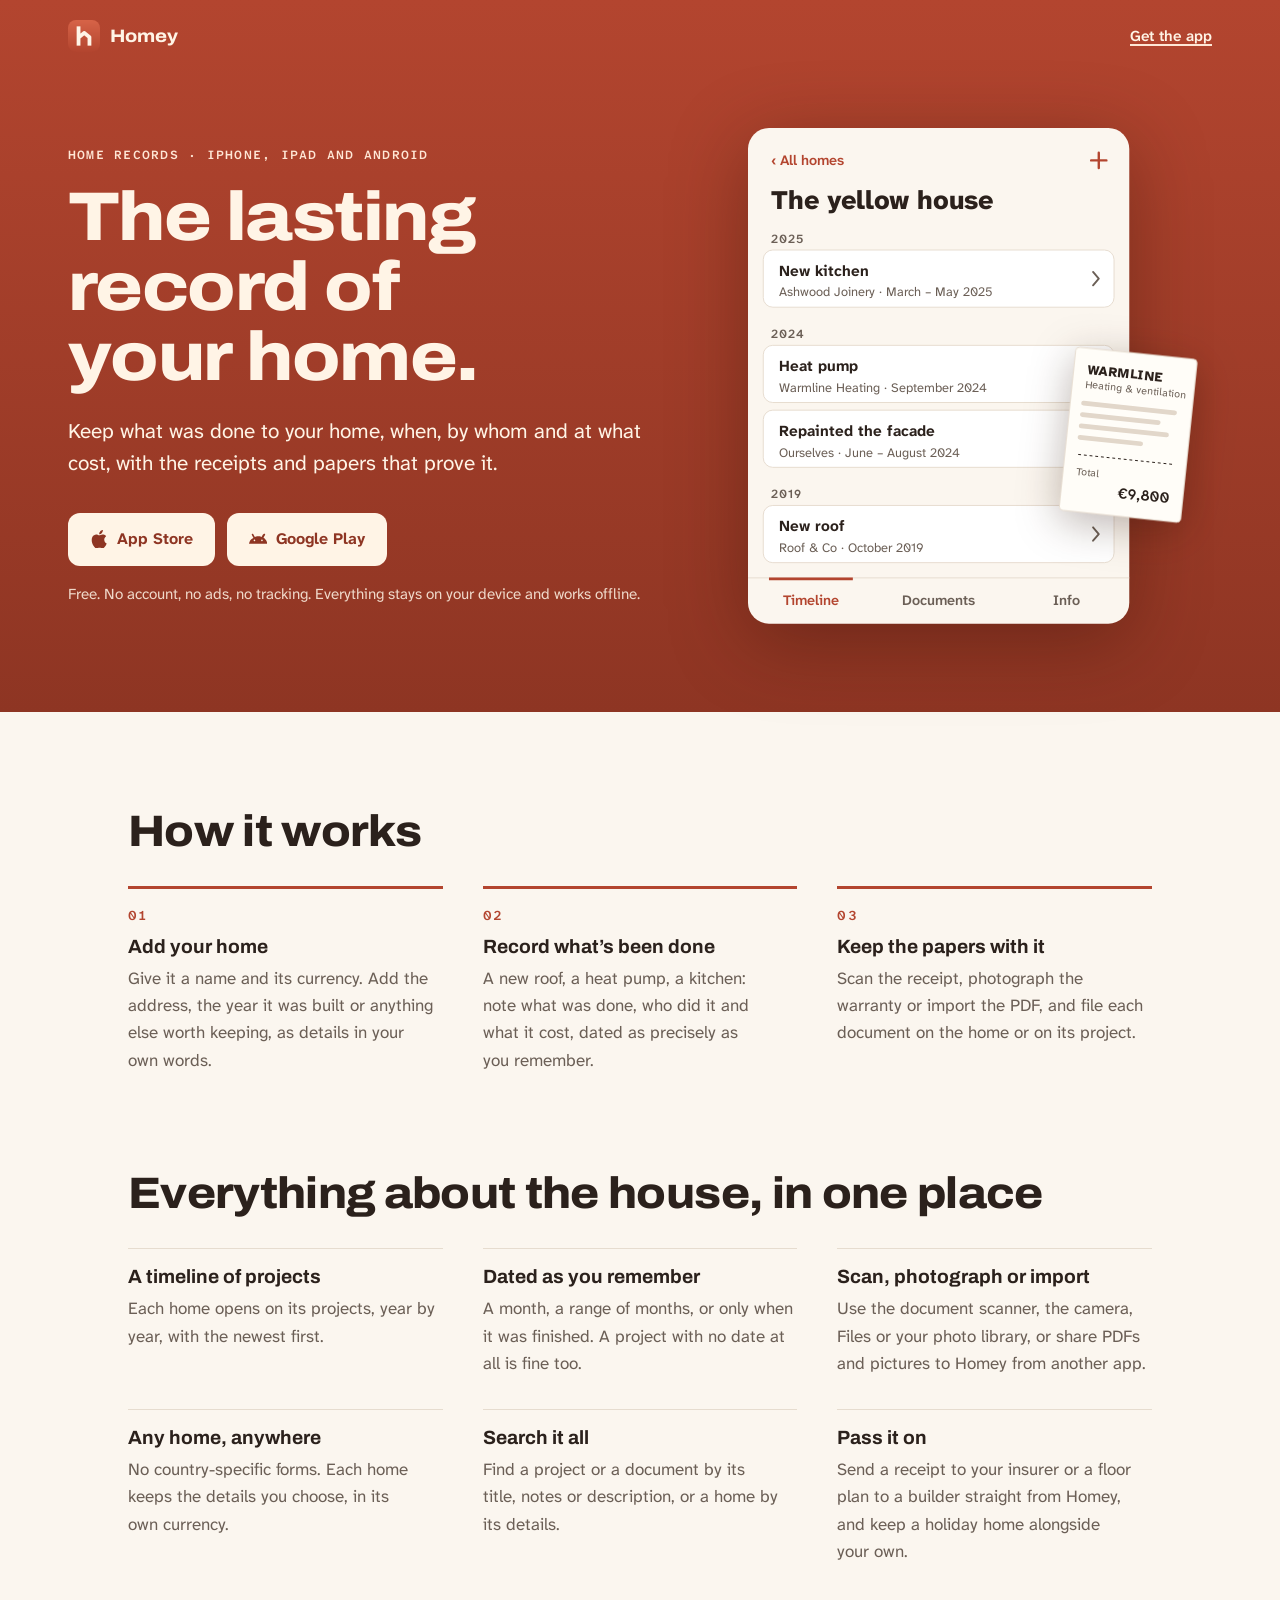
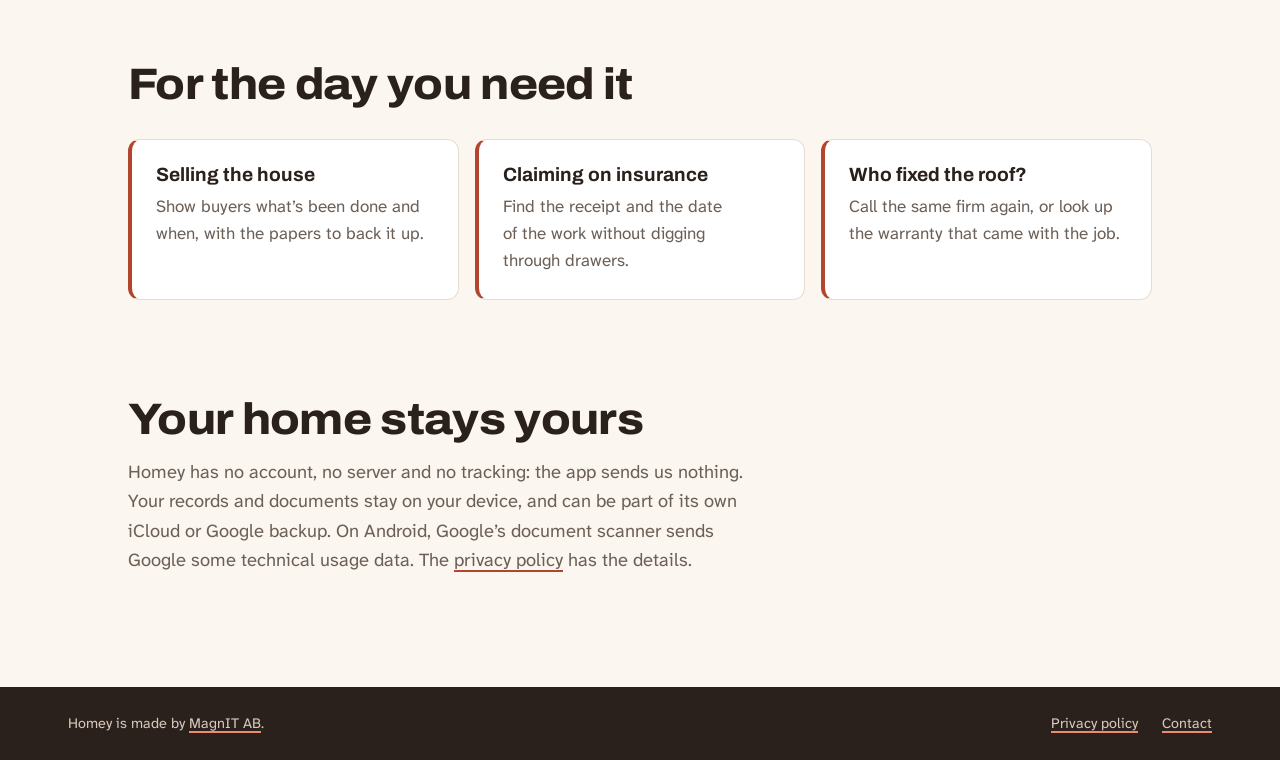
<file: homey/index.html>
<!doctype html>
<html lang="en">
<head>
  <meta charset="utf-8">
  <meta name="viewport" content="width=device-width, initial-scale=1, viewport-fit=cover">
  <title>Homey · The lasting record of your home</title>
  <meta name="description" content="Homey keeps what was done to your home, when, by whom and at what cost, with the receipts and papers that prove it. Offline, on your device, with no account. For iPhone, iPad and Android.">
  <meta property="og:type" content="website">
  <meta property="og:url" content="https://magnit.se/homey/">
  <meta property="og:title" content="Homey · The lasting record of your home">
  <meta property="og:description" content="Keep your home’s projects, receipts and papers in one place: what was done, when, by whom and at what cost. Offline, on your device, with no account.">
  <meta property="og:image" content="https://magnit.se/homey/icon.png">
  <meta property="og:image:width" content="512">
  <meta property="og:image:height" content="512">
  <meta property="og:image:alt" content="The Homey app icon: a cream line drawing of a house on terracotta">
  <meta name="apple-itunes-app" content="app-id=6829773372">
  <meta name="theme-color" content="#b3452f">
  <link rel="icon" href="icon.png" type="image/png">
  <link rel="apple-touch-icon" href="icon.png">
  <link rel="preconnect" href="https://fonts.googleapis.com">
  <link rel="preconnect" href="https://fonts.gstatic.com" crossorigin>
  <link rel="stylesheet" href="https://fonts.googleapis.com/css2?family=Archivo:wdth,wght@62..125,100..900&family=Atkinson+Hyperlegible+Mono:wght@400;600&family=Atkinson+Hyperlegible+Next:wght@400;600;700&display=swap">
  <link rel="stylesheet" href="../styles.css">
</head>
<body class="hy-page">
  <svg width="0" height="0" style="position:absolute" aria-hidden="true" focusable="false">
    <symbol id="icon-apple" viewBox="0 0 24 24"><path d="M12.152 6.896c-.948 0-2.415-1.078-3.96-1.04-2.04.027-3.913 1.183-4.961 3.014-2.117 3.675-.546 9.103 1.519 12.09 1.013 1.454 2.208 3.09 3.792 3.039 1.52-.065 2.09-.987 3.935-.987 1.831 0 2.35.987 3.96.948 1.637-.026 2.676-1.48 3.676-2.948 1.156-1.688 1.636-3.325 1.662-3.415-.039-.013-3.182-1.221-3.22-4.857-.026-3.04 2.48-4.494 2.597-4.559-1.429-2.09-3.623-2.324-4.39-2.376-2-.156-3.675 1.09-4.61 1.09zM15.53 3.83c.843-1.012 1.4-2.427 1.245-3.83-1.207.052-2.662.805-3.532 1.818-.78.896-1.454 2.338-1.273 3.714 1.338.104 2.715-.688 3.559-1.701"/></symbol>
    <symbol id="icon-android" viewBox="0 0 24 24"><path d="M18.44 5.559c-.676 1.166-1.353 2.332-2.028 3.498-.037-.016-.074-.029-.111-.043-1.825-.696-3.484-.8-4.42-.787-1.855.019-3.354.464-4.26.82-.084-.149-1.752-3.021-2.021-3.486a1.145 1.145 0 0 0-.141-.191c-.331-.364-.905-.486-1.379-.203-.475.282-.714.9-.395 1.486 1.904 3.308 1.964 3.429 2.067 3.613-.019.011-.038.021-.057.033C2.18 11.857.614 14.389 0 17.954h24c-.613-3.611-2.205-6.203-5.093-7.939l.018-.028c.671-1.164 1.346-2.326 2.016-3.490.318-.586.08-1.204-.395-1.486-.47-.281-1.044-.161-1.377.203a1.144 1.144 0 0 0-.138.191zM7.11 12.529c.605 0 1.095.49 1.095 1.096 0 .606-.49 1.095-1.095 1.095-.605 0-1.096-.49-1.096-1.095 0-.606.49-1.096 1.096-1.096zm9.787.007c.605 0 1.096.49 1.096 1.095 0 .607-.491 1.096-1.096 1.096-.605 0-1.095-.49-1.095-1.096 0-.606.49-1.095 1.095-1.095z"/></symbol>
  </svg>
  <a class="skip-link" href="#main">Skip to content</a>

  <div class="hy-hero">
    <header class="site-header wrap">
      <a class="brand hy-brand" href="./"><img src="icon.png" alt="" width="32" height="32">Homey</a>
      <a class="hy-header-link" href="#get">Get the app</a>
    </header>

    <div class="wrap hy-hero-inner">
      <div class="hy-hero-text">
        <p class="eyebrow">Home records · iPhone, iPad and Android</p>
        <h1>The lasting record of your home.</h1>
        <p class="lead">Keep what was done to your home, when, by whom and at what cost, with the receipts and papers that prove it.</p>
        <div class="actions" id="get">
          <a class="button hy-store" href="https://apps.apple.com/app/homey-home-projects-docs/id6829773372"><svg class="store-icon" aria-hidden="true" focusable="false"><use href="#icon-apple"/></svg>App Store</a>
          <a class="button hy-store" href="https://play.google.com/store/apps/details?id=com.magnit.homey"><svg class="store-icon" aria-hidden="true" focusable="false"><use href="#icon-android"/></svg>Google Play</a>
        </div>
        <p class="hy-availability">Free. No account, no ads, no tracking. Everything stays on your device and works offline.</p>
      </div>

      <figure class="hy-screen">
        <svg viewBox="0 0 470 520" role="img" aria-labelledby="hy-screen-title">
          <title id="hy-screen-title">A home’s timeline in Homey: a new kitchen in 2025, a heat pump and a repainted facade in 2024 and a new roof in 2019, with the heat pump’s scanned receipt beside it</title>
          <rect class="hy-screen-bg" x="0" y="0" width="400" height="520" rx="22"/>

          <text class="hy-screen-back" x="24" y="34">‹ All homes</text>
          <path class="hy-screen-plus" d="M368 26v16M360 34h16"/>
          <text class="hy-screen-name" x="24" y="76">The yellow house</text>

          <text class="hy-screen-year" x="24" y="116">2025</text>
          <g class="hy-row">
            <rect x="16" y="128" width="368" height="60" rx="10"/>
            <text class="hy-row-title" x="32" y="150">New kitchen</text>
            <text class="hy-row-sub" x="32" y="172">Ashwood Joinery · March – May 2025</text>
            <path class="hy-row-chevron" d="M362 151l6 7-6 7"/>
          </g>

          <text class="hy-screen-year" x="24" y="216">2024</text>
          <g class="hy-row">
            <rect x="16" y="228" width="368" height="60" rx="10"/>
            <text class="hy-row-title" x="32" y="250">Heat pump</text>
            <text class="hy-row-sub" x="32" y="272">Warmline Heating · September 2024</text>
            <path class="hy-row-chevron" d="M362 251l6 7-6 7"/>
          </g>
          <g class="hy-row">
            <rect x="16" y="296" width="368" height="60" rx="10"/>
            <text class="hy-row-title" x="32" y="318">Repainted the facade</text>
            <text class="hy-row-sub" x="32" y="340">Ourselves · June – August 2024</text>
            <path class="hy-row-chevron" d="M362 319l6 7-6 7"/>
          </g>

          <text class="hy-screen-year" x="24" y="384">2019</text>
          <g class="hy-row">
            <rect x="16" y="396" width="368" height="60" rx="10"/>
            <text class="hy-row-title" x="32" y="418">New roof</text>
            <text class="hy-row-sub" x="32" y="440">Roof &amp; Co · October 2019</text>
            <path class="hy-row-chevron" d="M362 419l6 7-6 7"/>
          </g>

          <path class="hy-tabs-line" d="M0 472h400"/>
          <path class="hy-tab-mark" d="M22 473h88"/>
          <text class="hy-tab hy-tab-on" x="66" y="496">Timeline</text>
          <text class="hy-tab" x="200" y="496">Documents</text>
          <text class="hy-tab" x="334" y="496">Info</text>

          <g class="hy-receipt" transform="rotate(6 400 330)">
            <rect x="334" y="236" width="128" height="172" rx="4"/>
            <text class="hy-receipt-firm" x="348" y="258">WARMLINE</text>
            <text class="hy-receipt-small" x="348" y="274">Heating &amp; ventilation</text>
            <path class="hy-receipt-line" d="M348 294h96M348 306h80M348 318h90M348 330h64"/>
            <path class="hy-receipt-rule" d="M348 348h100"/>
            <text class="hy-receipt-small" x="348" y="366">Total</text>
            <text class="hy-receipt-total" x="448" y="384">€9,800</text>
          </g>
        </svg>
      </figure>
    </div>
  </div>

  <main id="main">
    <section class="wrap hy-section" aria-labelledby="how-title">
      <h2 id="how-title">How it works</h2>
      <ol class="hy-steps">
        <li>
          <h3>Add your home</h3>
          <p>Give it a name and its currency. Add the address, the year it was built or anything else worth keeping, as details in your own words.</p>
        </li>
        <li>
          <h3>Record what’s been done</h3>
          <p>A new roof, a heat pump, a kitchen: note what was done, who did it and what it cost, dated as precisely as you remember.</p>
        </li>
        <li>
          <h3>Keep the papers with it</h3>
          <p>Scan the receipt, photograph the warranty or import the PDF, and file each document on the home or on its project.</p>
        </li>
      </ol>
    </section>

    <section class="wrap hy-section" aria-labelledby="features-title">
      <h2 id="features-title">Everything about the house, in one place</h2>
      <ul class="hy-features">
        <li>
          <h3>A timeline of projects</h3>
          <p>Each home opens on its projects, year by year, with the newest first.</p>
        </li>
        <li>
          <h3>Dated as you remember</h3>
          <p>A month, a range of months, or only when it was finished. A project with no date at all is fine too.</p>
        </li>
        <li>
          <h3>Scan, photograph or import</h3>
          <p>Use the document scanner, the camera, Files or your photo library, or share PDFs and pictures to Homey from another app.</p>
        </li>
        <li>
          <h3>Any home, anywhere</h3>
          <p>No country-specific forms. Each home keeps the details you choose, in its own currency.</p>
        </li>
        <li>
          <h3>Search it all</h3>
          <p>Find a project or a document by its title, notes or description, or a home by its details.</p>
        </li>
        <li>
          <h3>Pass it on</h3>
          <p>Send a receipt to your insurer or a floor plan to a builder straight from Homey, and keep a holiday home alongside your own.</p>
        </li>
      </ul>
    </section>

    <section class="wrap hy-section" aria-labelledby="when-title">
      <h2 id="when-title">For the day you need it</h2>
      <ul class="hy-moments">
        <li>
          <h3>Selling the house</h3>
          <p>Show buyers what’s been done and when, with the papers to back it up.</p>
        </li>
        <li>
          <h3>Claiming on insurance</h3>
          <p>Find the receipt and the date of the work without digging through drawers.</p>
        </li>
        <li>
          <h3>Who fixed the roof?</h3>
          <p>Call the same firm again, or look up the warranty that came with the job.</p>
        </li>
      </ul>
    </section>

    <section class="wrap hy-section hy-privacy" aria-labelledby="privacy-title">
      <h2 id="privacy-title">Your home stays yours</h2>
      <p>Homey has no account, no server and no tracking: the app sends us nothing. Your records and documents stay on your device, and can be part of its own iCloud or Google backup. On Android, Google’s document scanner sends Google some technical usage data. The <a href="privacy/">privacy policy</a> has the details.</p>
    </section>
  </main>

  <footer class="site-footer hy-footer">
    <div class="wrap footer-inner">
      <p>Homey is made by <a href="../">MagnIT AB</a>.</p>
      <ul class="hy-footer-links">
        <li><a href="privacy/">Privacy policy</a></li>
        <li><a href="mailto:magnus@magnit.se">Contact</a></li>
      </ul>
    </div>
  </footer>
</body>
</html>
</file>
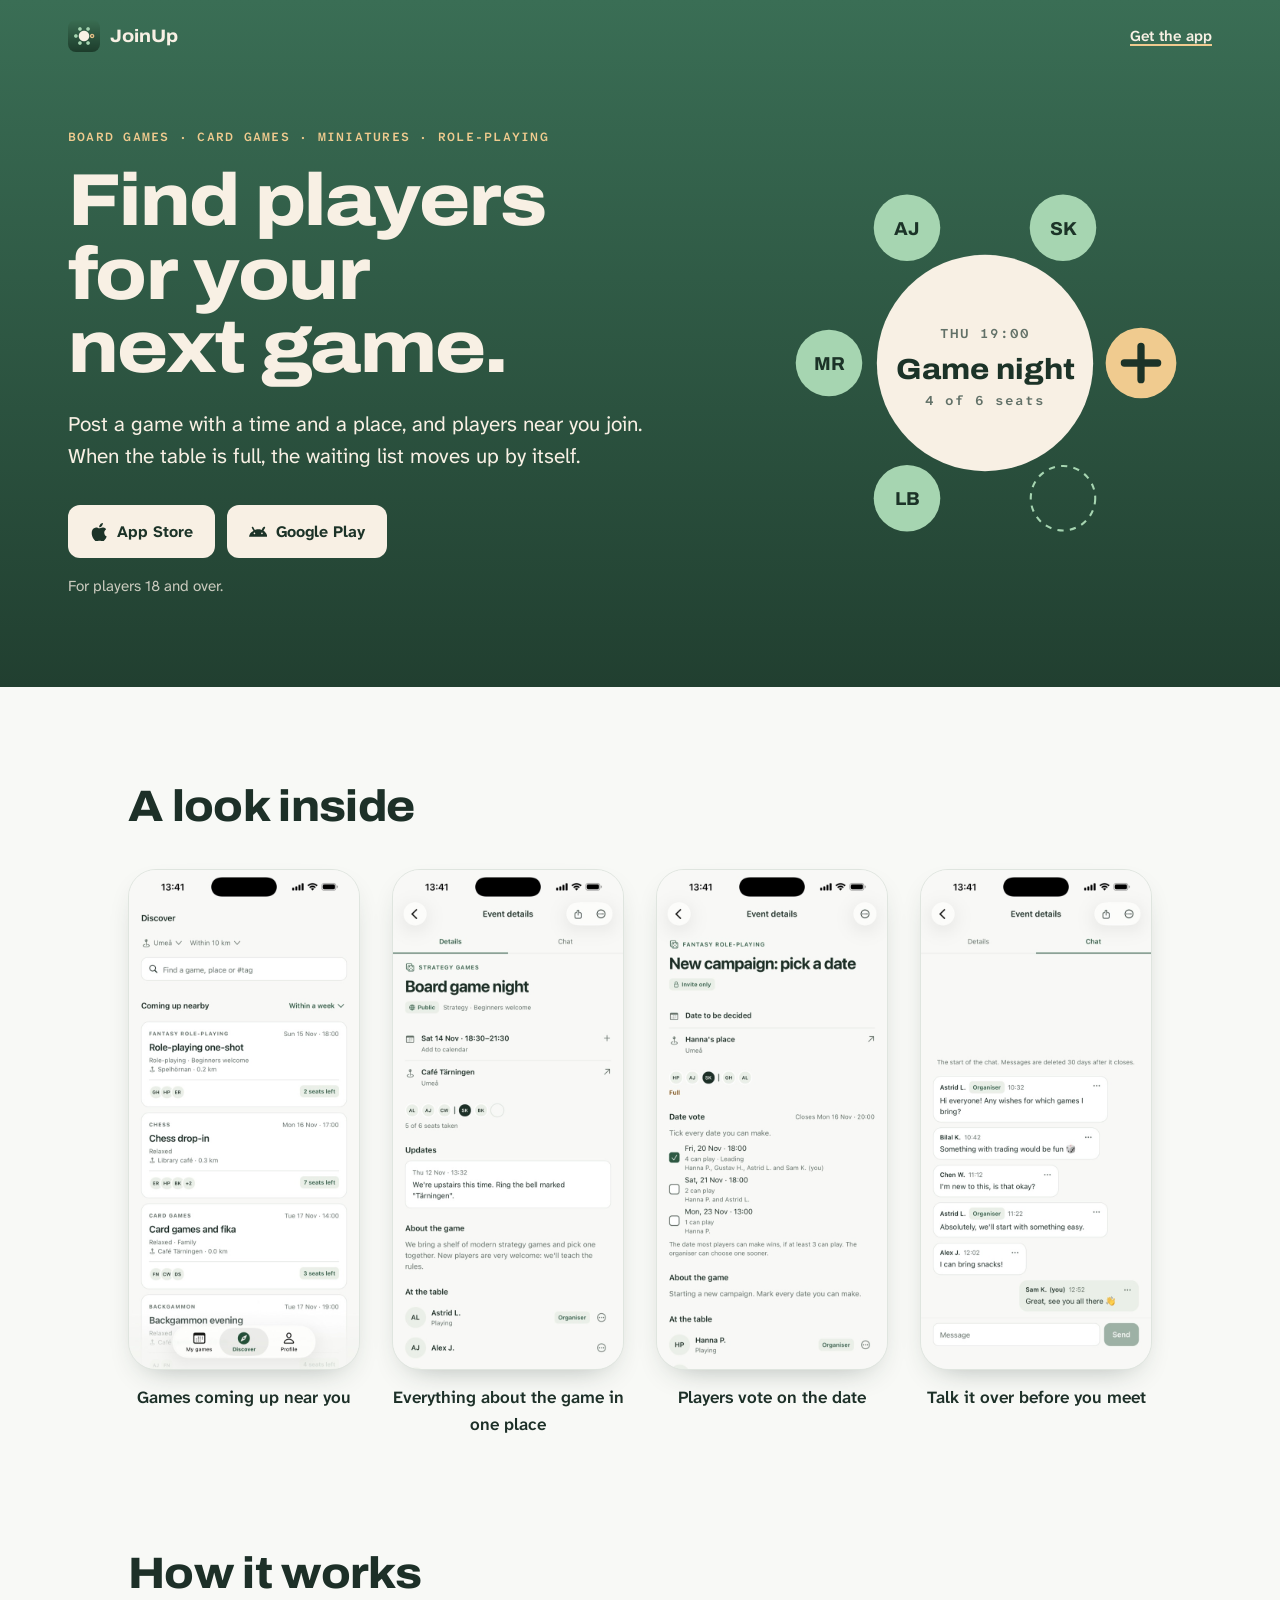
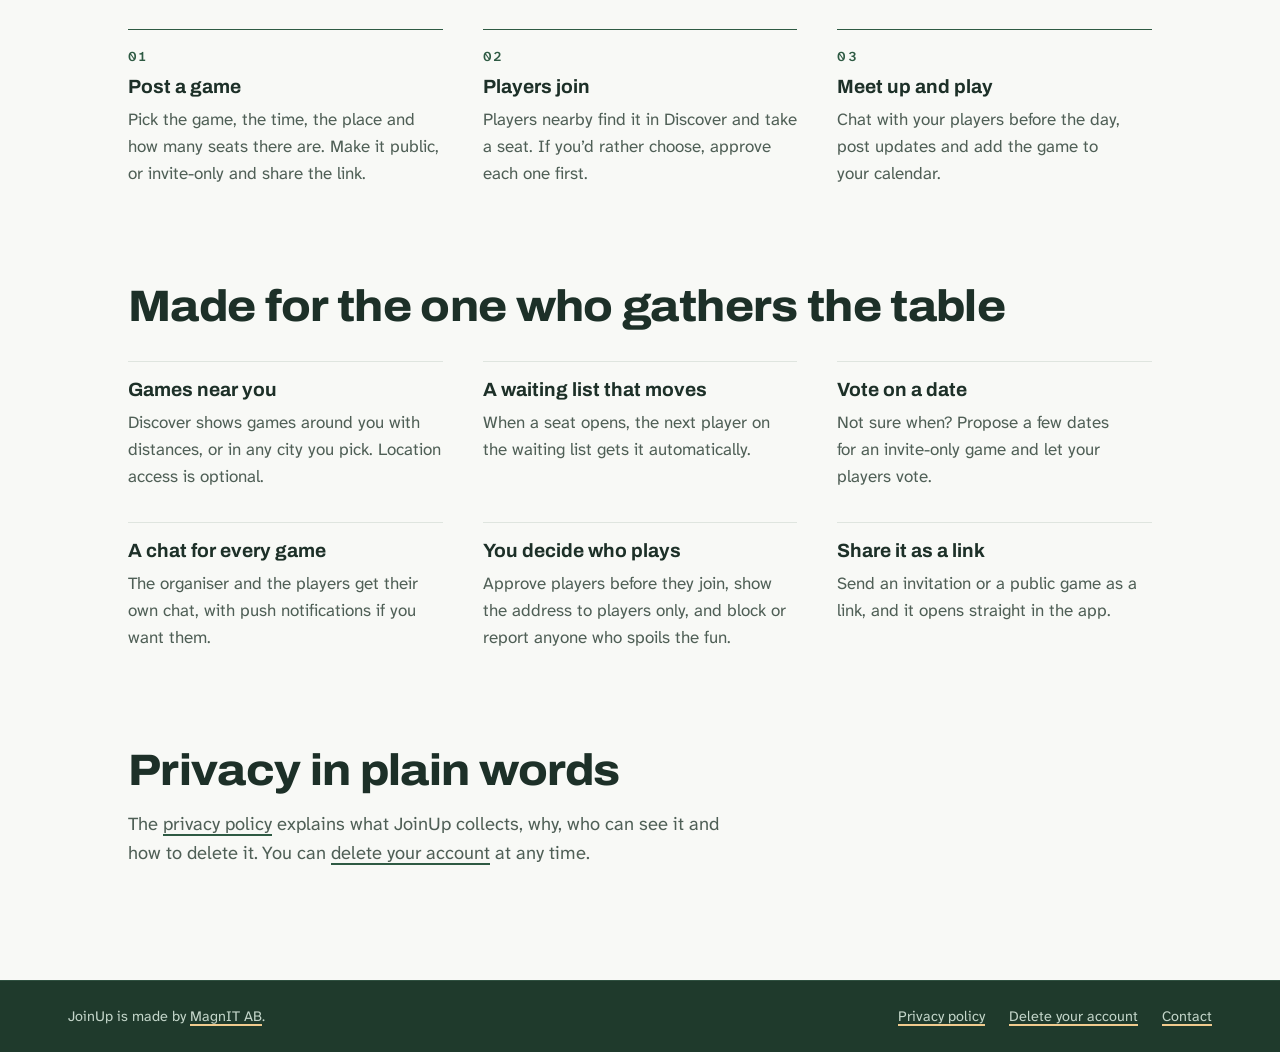
<file: joinup/index.html>
<!doctype html>
<html lang="en">
<head>
  <meta charset="utf-8">
  <meta name="viewport" content="width=device-width, initial-scale=1, viewport-fit=cover">
  <title>JoinUp · Find players for your next game</title>
  <meta name="description" content="Post a board game, card game, miniatures or role-playing game with a time and a place, and players near you join. JoinUp is on the App Store and Google Play.">
  <meta property="og:type" content="website">
  <meta property="og:url" content="https://magnit.se/joinup/">
  <meta property="og:title" content="JoinUp · Find players for your next game">
  <meta property="og:description" content="Post a game with a time and a place, and players near you join. When the table is full, the waiting list moves up by itself.">
  <meta property="og:image" content="https://magnit.se/joinup/share.jpg">
  <meta property="og:image:width" content="1024">
  <meta property="og:image:height" content="500">
  <meta property="og:image:alt" content="JoinUp: Find a game. Meet up. Play.">
  <meta name="twitter:card" content="summary_large_image">
  <meta name="apple-itunes-app" content="app-id=6820418664">
  <meta name="theme-color" content="#2e5a43">
  <link rel="icon" href="icon.png" type="image/png">
  <link rel="apple-touch-icon" href="icon.png">
  <link rel="preconnect" href="https://fonts.googleapis.com">
  <link rel="preconnect" href="https://fonts.gstatic.com" crossorigin>
  <link rel="stylesheet" href="https://fonts.googleapis.com/css2?family=Archivo:wdth,wght@62..125,100..900&family=Atkinson+Hyperlegible+Mono:wght@400;600&family=Atkinson+Hyperlegible+Next:wght@400;600;700&display=swap">
  <link rel="stylesheet" href="../styles.css">
</head>
<body class="joinup-page">
  <svg width="0" height="0" style="position:absolute" aria-hidden="true" focusable="false">
    <symbol id="icon-apple" viewBox="0 0 24 24"><path d="M12.152 6.896c-.948 0-2.415-1.078-3.96-1.04-2.04.027-3.913 1.183-4.961 3.014-2.117 3.675-.546 9.103 1.519 12.09 1.013 1.454 2.208 3.09 3.792 3.039 1.52-.065 2.09-.987 3.935-.987 1.831 0 2.35.987 3.96.948 1.637-.026 2.676-1.48 3.676-2.948 1.156-1.688 1.636-3.325 1.662-3.415-.039-.013-3.182-1.221-3.22-4.857-.026-3.04 2.48-4.494 2.597-4.559-1.429-2.09-3.623-2.324-4.39-2.376-2-.156-3.675 1.09-4.61 1.09zM15.53 3.83c.843-1.012 1.4-2.427 1.245-3.83-1.207.052-2.662.805-3.532 1.818-.78.896-1.454 2.338-1.273 3.714 1.338.104 2.715-.688 3.559-1.701"/></symbol>
    <symbol id="icon-android" viewBox="0 0 24 24"><path d="M18.44 5.559c-.676 1.166-1.353 2.332-2.028 3.498-.037-.016-.074-.029-.111-.043-1.825-.696-3.484-.8-4.42-.787-1.855.019-3.354.464-4.26.82-.084-.149-1.752-3.021-2.021-3.486a1.145 1.145 0 0 0-.141-.191c-.331-.364-.905-.486-1.379-.203-.475.282-.714.9-.395 1.486 1.904 3.308 1.964 3.429 2.067 3.613-.019.011-.038.021-.057.033C2.18 11.857.614 14.389 0 17.954h24c-.613-3.611-2.205-6.203-5.093-7.939l.018-.028c.671-1.164 1.346-2.326 2.016-3.49.318-.586.08-1.204-.395-1.486-.47-.281-1.044-.161-1.377.203a1.144 1.144 0 0 0-.138.191zM7.11 12.529c.605 0 1.095.49 1.095 1.096 0 .606-.49 1.095-1.095 1.095-.605 0-1.096-.49-1.096-1.095 0-.606.49-1.096 1.096-1.096zm9.787.007c.605 0 1.096.49 1.096 1.095 0 .607-.491 1.096-1.096 1.096-.605 0-1.095-.49-1.095-1.096 0-.606.49-1.095 1.095-1.095z"/></symbol>
  </svg>
  <a class="skip-link" href="#main">Skip to content</a>

  <div class="ju-hero">
    <header class="site-header wrap">
      <a class="brand ju-brand" href="./"><img src="icon.png" alt="" width="32" height="32">JoinUp</a>
      <a class="ju-header-link" href="#get">Get the app</a>
    </header>

    <div class="wrap ju-hero-inner">
      <div class="ju-hero-text">
        <p class="eyebrow">Board games · Card games · Miniatures · Role-playing</p>
        <h1>Find players for your next game.</h1>
        <p class="lead">Post a game with a time and a place, and players near you join. When the table is full, the waiting list moves up by itself.</p>
        <div class="actions" id="get">
          <a class="button ju-store" href="https://apps.apple.com/app/joinup-local-games/id6820418664"><svg class="store-icon" aria-hidden="true" focusable="false"><use href="#icon-apple"/></svg>App Store</a>
          <a class="button ju-store" href="https://play.google.com/store/apps/details?id=com.magnit.joinup"><svg class="store-icon" aria-hidden="true" focusable="false"><use href="#icon-android"/></svg>Google Play</a>
        </div>
        <p class="ju-availability">For players 18 and over.</p>
      </div>

      <figure class="ju-table">
        <svg viewBox="0 0 400 400" role="img" aria-labelledby="ju-table-title">
          <title id="ju-table-title">A game night on Thursday at 19:00 with four of six seats taken</title>
          <circle class="ju-table-top" cx="200" cy="200" r="104"/>
          <text class="ju-table-when" x="200" y="172">THU 19:00</text>
          <text class="ju-table-name" x="200" y="206">Game night</text>
          <text class="ju-table-seats" x="200" y="236">4 of 6 seats</text>

          <g class="ju-seat"><circle cx="275" cy="70" r="32"/><text x="275" y="71">SK</text></g>
          <g class="ju-seat"><circle cx="125" cy="70" r="32"/><text x="125" y="71">AJ</text></g>
          <g class="ju-seat"><circle cx="50" cy="200" r="32"/><text x="50" y="201">MR</text></g>
          <g class="ju-seat"><circle cx="125" cy="330" r="32"/><text x="125" y="331">LB</text></g>
          <circle class="ju-seat-open" cx="275" cy="330" r="31"/>
          <circle class="ju-join-halo" cx="350" cy="200" r="34"/>
          <g class="ju-join">
            <circle cx="350" cy="200" r="34"/>
            <path d="M350 184v32M334 200h32"/>
          </g>
        </svg>
      </figure>
    </div>
  </div>

  <main id="main">
    <section class="wrap ju-section" aria-labelledby="look-title">
      <h2 id="look-title">A look inside</h2>
      <ul class="ju-screens">
        <li>
          <img src="screens/discover.jpg" width="600" height="1303" loading="lazy" alt="Discover listing games coming up nearby, each with its distance and seats left">
          <p>Games coming up near you</p>
        </li>
        <li>
          <img src="screens/event.jpg" width="600" height="1303" loading="lazy" alt="A board game night with its time, café, five of six seats taken and an update from the organiser">
          <p>Everything about the game in one place</p>
        </li>
        <li>
          <img src="screens/poll.jpg" width="600" height="1303" loading="lazy" alt="An invite-only campaign where players tick the dates they can make">
          <p>Players vote on the date</p>
        </li>
        <li>
          <img src="screens/chat.jpg" width="600" height="1303" loading="lazy" alt="The game’s chat, where players plan what to bring">
          <p>Talk it over before you meet</p>
        </li>
      </ul>
    </section>

    <section class="wrap ju-section" aria-labelledby="how-title">
      <h2 id="how-title">How it works</h2>
      <ol class="ju-steps">
        <li>
          <h3>Post a game</h3>
          <p>Pick the game, the time, the place and how many seats there are. Make it public, or invite-only and share the link.</p>
        </li>
        <li>
          <h3>Players join</h3>
          <p>Players nearby find it in Discover and take a seat. If you’d rather choose, approve each one first.</p>
        </li>
        <li>
          <h3>Meet up and play</h3>
          <p>Chat with your players before the day, post updates and add the game to your calendar.</p>
        </li>
      </ol>
    </section>

    <section class="wrap ju-section" aria-labelledby="features-title">
      <h2 id="features-title">Made for the one who gathers the table</h2>
      <ul class="ju-features">
        <li>
          <h3>Games near you</h3>
          <p>Discover shows games around you with distances, or in any city you pick. Location access is optional.</p>
        </li>
        <li>
          <h3>A waiting list that moves</h3>
          <p>When a seat opens, the next player on the waiting list gets it automatically.</p>
        </li>
        <li>
          <h3>Vote on a date</h3>
          <p>Not sure when? Propose a few dates for an invite-only game and let your players vote.</p>
        </li>
        <li>
          <h3>A chat for every game</h3>
          <p>The organiser and the players get their own chat, with push notifications if you want them.</p>
        </li>
        <li>
          <h3>You decide who plays</h3>
          <p>Approve players before they join, show the address to players only, and block or report anyone who spoils the fun.</p>
        </li>
        <li>
          <h3>Share it as a link</h3>
          <p>Send an invitation or a public game as a link, and it opens straight in the app.</p>
        </li>
      </ul>
    </section>

    <section class="wrap ju-section ju-privacy" aria-labelledby="privacy-title">
      <h2 id="privacy-title">Privacy in plain words</h2>
      <p>The <a href="privacy/">privacy policy</a> explains what JoinUp collects, why, who can see it and how to delete it. You can <a href="delete-account/">delete your account</a> at any time.</p>
    </section>
  </main>

  <footer class="site-footer">
    <div class="wrap footer-inner">
      <p>JoinUp is made by <a href="../">MagnIT AB</a>.</p>
      <ul class="ju-footer-links">
        <li><a href="privacy/">Privacy policy</a></li>
        <li><a href="delete-account/">Delete your account</a></li>
        <li><a href="mailto:magnus@magnit.se">Contact</a></li>
      </ul>
    </div>
  </footer>
</body>
</html>
</file>
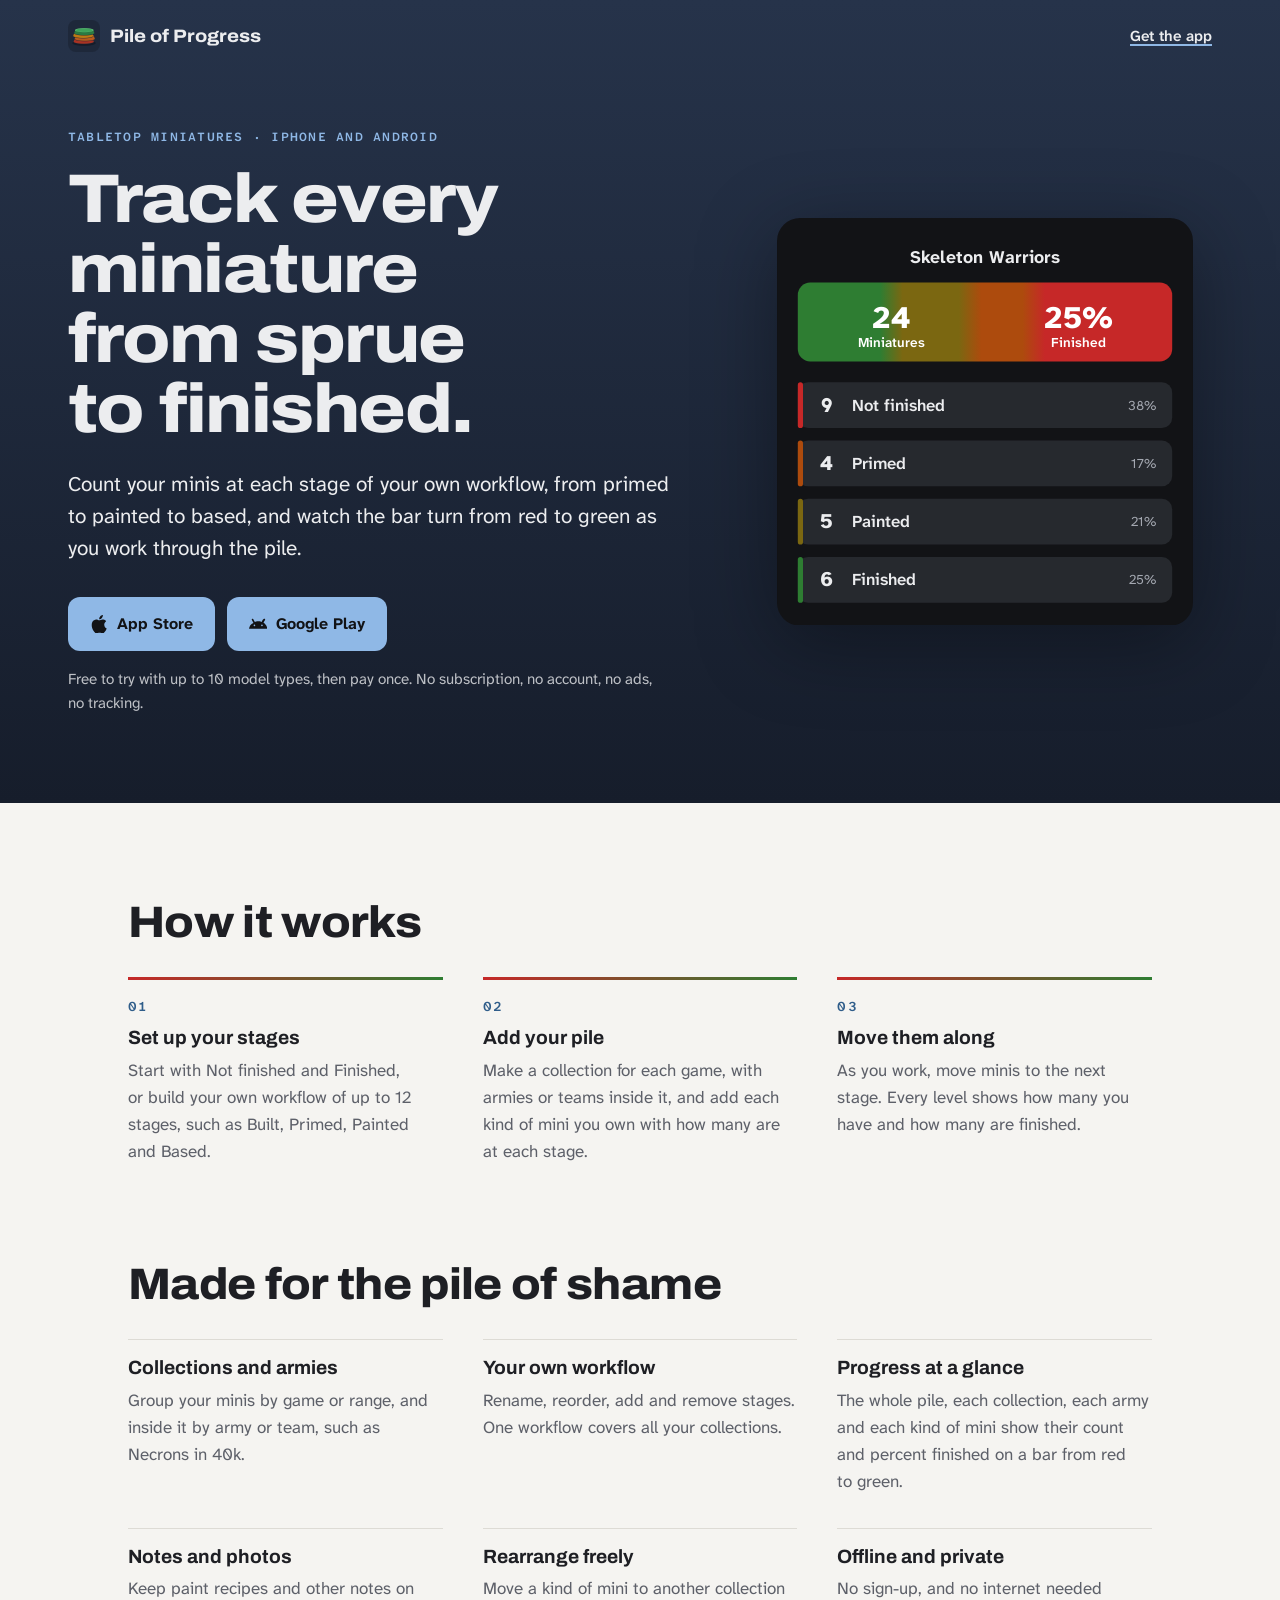
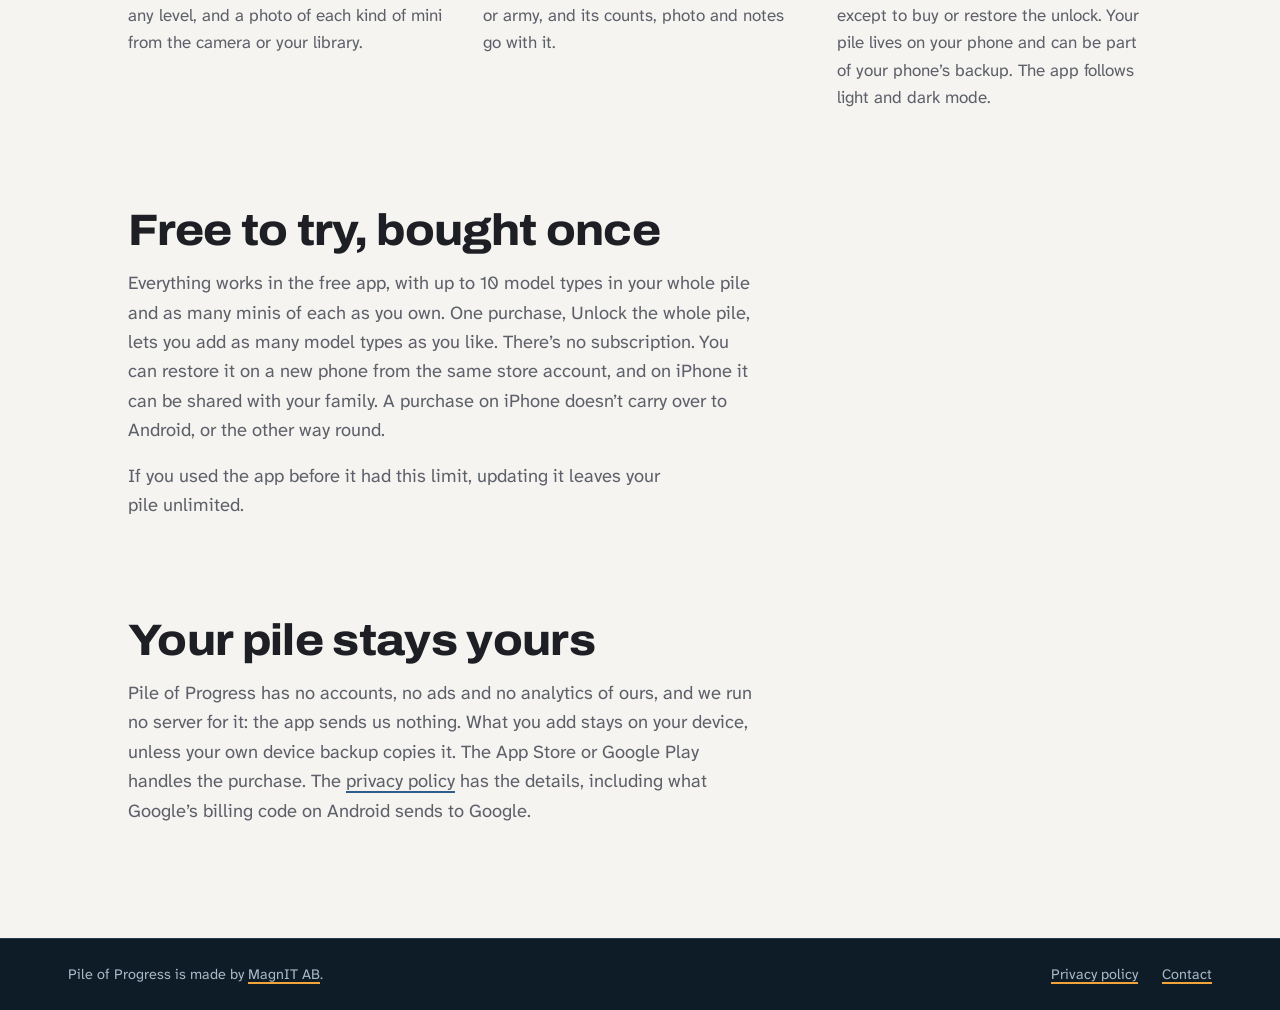
<file: pileofprogress/index.html>
<!doctype html>
<html lang="en">
<head>
  <meta charset="utf-8">
  <meta name="viewport" content="width=device-width, initial-scale=1, viewport-fit=cover">
  <title>Pile of Progress · Track your miniatures from sprue to finished</title>
  <meta name="description" content="Pile of Progress tracks how far every tabletop miniature you own has come, from still on the sprue to finished. Offline, private and without an account. Free to try on the App Store and Google Play.">
  <meta property="og:type" content="website">
  <meta property="og:url" content="https://magnit.se/pileofprogress/">
  <meta property="og:title" content="Pile of Progress · Slay the gray">
  <meta property="og:description" content="Count your miniatures at every stage of your own workflow and watch the bar turn from red to green as you paint. Offline, private and without an account. Free to try.">
  <meta property="og:image" content="https://magnit.se/pileofprogress/icon.png">
  <meta property="og:image:width" content="512">
  <meta property="og:image:height" content="512">
  <meta property="og:image:alt" content="The Pile of Progress app icon">
  <meta name="apple-itunes-app" content="app-id=6836416920">
  <meta name="theme-color" content="#1e283a">
  <link rel="icon" href="icon.png" type="image/png">
  <link rel="apple-touch-icon" href="icon.png">
  <link rel="preconnect" href="https://fonts.googleapis.com">
  <link rel="preconnect" href="https://fonts.gstatic.com" crossorigin>
  <link rel="stylesheet" href="https://fonts.googleapis.com/css2?family=Archivo:wdth,wght@62..125,100..900&family=Atkinson+Hyperlegible+Mono:wght@400;600&family=Atkinson+Hyperlegible+Next:wght@400;600;700&display=swap">
  <link rel="stylesheet" href="../styles.css">
</head>
<body class="pop-page">
  <svg width="0" height="0" style="position:absolute" aria-hidden="true" focusable="false">
    <symbol id="icon-apple" viewBox="0 0 24 24"><path d="M12.152 6.896c-.948 0-2.415-1.078-3.96-1.04-2.04.027-3.913 1.183-4.961 3.014-2.117 3.675-.546 9.103 1.519 12.09 1.013 1.454 2.208 3.09 3.792 3.039 1.52-.065 2.09-.987 3.935-.987 1.831 0 2.35.987 3.96.948 1.637-.026 2.676-1.48 3.676-2.948 1.156-1.688 1.636-3.325 1.662-3.415-.039-.013-3.182-1.221-3.22-4.857-.026-3.04 2.48-4.494 2.597-4.559-1.429-2.09-3.623-2.324-4.39-2.376-2-.156-3.675 1.09-4.61 1.09zM15.53 3.83c.843-1.012 1.4-2.427 1.245-3.83-1.207.052-2.662.805-3.532 1.818-.78.896-1.454 2.338-1.273 3.714 1.338.104 2.715-.688 3.559-1.701"/></symbol>
    <symbol id="icon-android" viewBox="0 0 24 24"><path d="M18.44 5.559c-.676 1.166-1.353 2.332-2.028 3.498-.037-.016-.074-.029-.111-.043-1.825-.696-3.484-.8-4.42-.787-1.855.019-3.354.464-4.26.82-.084-.149-1.752-3.021-2.021-3.486a1.145 1.145 0 0 0-.141-.191c-.331-.364-.905-.486-1.379-.203-.475.282-.714.9-.395 1.486 1.904 3.308 1.964 3.429 2.067 3.613-.019.011-.038.021-.057.033C2.18 11.857.614 14.389 0 17.954h24c-.613-3.611-2.205-6.203-5.093-7.939l.018-.028c.671-1.164 1.346-2.326 2.016-3.490.318-.586.08-1.204-.395-1.486-.47-.281-1.044-.161-1.377.203a1.144 1.144 0 0 0-.138.191zM7.11 12.529c.605 0 1.095.49 1.095 1.096 0 .606-.49 1.095-1.095 1.095-.605 0-1.096-.49-1.096-1.095 0-.606.49-1.096 1.096-1.096zm9.787.007c.605 0 1.096.49 1.096 1.095 0 .607-.491 1.096-1.096 1.096-.605 0-1.095-.49-1.095-1.096 0-.606.49-1.095 1.095-1.095z"/></symbol>
  </svg>
  <a class="skip-link" href="#main">Skip to content</a>

  <div class="pop-hero">
    <header class="site-header wrap">
      <a class="brand pop-brand" href="./"><img src="icon.png" alt="" width="32" height="32">Pile of Progress</a>
      <a class="pop-header-link" href="#get">Get the app</a>
    </header>

    <div class="wrap pop-hero-inner">
      <div class="pop-hero-text">
        <p class="eyebrow">Tabletop miniatures · iPhone and Android</p>
        <h1>Track every miniature from sprue to finished.</h1>
        <p class="lead">Count your minis at each stage of your own workflow, from primed to painted to based, and watch the bar turn from red to green as you work through the pile.</p>
        <div class="actions" id="get">
          <a class="button pop-store" href="https://apps.apple.com/app/pile-of-progress/id6836416920"><svg class="store-icon" aria-hidden="true" focusable="false"><use href="#icon-apple"/></svg>App Store</a>
          <a class="button pop-store" href="https://play.google.com/store/apps/details?id=com.magnit.pileofprogress"><svg class="store-icon" aria-hidden="true" focusable="false"><use href="#icon-android"/></svg>Google Play</a>
        </div>
        <p class="pop-availability">Free to try with up to 10 model types, then pay once. No subscription, no account, no ads, no tracking.</p>
      </div>

      <figure class="pop-card">
        <svg viewBox="0 0 400 392" role="img" aria-labelledby="pop-card-title">
          <title id="pop-card-title">A unit of 24 miniatures, 25% finished: 6 finished, 5 painted, 4 primed and 9 not yet started</title>
          <defs>
            <linearGradient id="pop-bar" x1="0" x2="1" y1="0" y2="0">
              <stop offset="0" stop-color="#2e7d32"/>
              <stop offset="0.22" stop-color="#2e7d32"/>
              <stop offset="0.28" stop-color="#7b6711"/>
              <stop offset="0.43" stop-color="#7b6711"/>
              <stop offset="0.49" stop-color="#ad4b0d"/>
              <stop offset="0.6" stop-color="#ad4b0d"/>
              <stop offset="0.66" stop-color="#c62828"/>
              <stop offset="1" stop-color="#c62828"/>
            </linearGradient>
          </defs>
          <rect class="pop-card-bg" x="0" y="0" width="400" height="392" rx="22"/>
          <text class="pop-card-name" x="200" y="38">Skeleton Warriors</text>

          <rect x="20" y="62" width="360" height="76" rx="12" fill="url(#pop-bar)"/>
          <text class="pop-card-big" x="110" y="96">24</text>
          <text class="pop-card-small" x="110" y="120">Miniatures</text>
          <text class="pop-card-big" x="290" y="96">25%</text>
          <text class="pop-card-small" x="290" y="120">Finished</text>

          <g class="pop-stage" style="--stage: #c62828">
            <rect class="pop-stage-row" x="20" y="158" width="360" height="44" rx="10"/>
            <rect class="pop-stage-edge" x="20" y="158" width="5" height="44" rx="2.5"/>
            <text class="pop-stage-count" x="48" y="180">9</text>
            <text class="pop-stage-name" x="72" y="180">Not finished</text>
            <text class="pop-stage-share" x="364" y="180">38%</text>
          </g>
          <g class="pop-stage" style="--stage: #ad4b0d">
            <rect class="pop-stage-row" x="20" y="214" width="360" height="44" rx="10"/>
            <rect class="pop-stage-edge" x="20" y="214" width="5" height="44" rx="2.5"/>
            <text class="pop-stage-count" x="48" y="236">4</text>
            <text class="pop-stage-name" x="72" y="236">Primed</text>
            <text class="pop-stage-share" x="364" y="236">17%</text>
          </g>
          <g class="pop-stage" style="--stage: #7b6711">
            <rect class="pop-stage-row" x="20" y="270" width="360" height="44" rx="10"/>
            <rect class="pop-stage-edge" x="20" y="270" width="5" height="44" rx="2.5"/>
            <text class="pop-stage-count" x="48" y="292">5</text>
            <text class="pop-stage-name" x="72" y="292">Painted</text>
            <text class="pop-stage-share" x="364" y="292">21%</text>
          </g>
          <g class="pop-stage" style="--stage: #2e7d32">
            <rect class="pop-stage-row" x="20" y="326" width="360" height="44" rx="10"/>
            <rect class="pop-stage-edge" x="20" y="326" width="5" height="44" rx="2.5"/>
            <text class="pop-stage-count" x="48" y="348">6</text>
            <text class="pop-stage-name" x="72" y="348">Finished</text>
            <text class="pop-stage-share" x="364" y="348">25%</text>
          </g>
        </svg>
      </figure>
    </div>
  </div>

  <main id="main">
    <section class="wrap pop-section" aria-labelledby="how-title">
      <h2 id="how-title">How it works</h2>
      <ol class="pop-steps">
        <li>
          <h3>Set up your stages</h3>
          <p>Start with Not finished and Finished, or build your own workflow of up to 12 stages, such as Built, Primed, Painted and Based.</p>
        </li>
        <li>
          <h3>Add your pile</h3>
          <p>Make a collection for each game, with armies or teams inside it, and add each kind of mini you own with how many are at each stage.</p>
        </li>
        <li>
          <h3>Move them along</h3>
          <p>As you work, move minis to the next stage. Every level shows how many you have and how many are finished.</p>
        </li>
      </ol>
    </section>

    <section class="wrap pop-section" aria-labelledby="features-title">
      <h2 id="features-title">Made for the pile of shame</h2>
      <ul class="pop-features">
        <li>
          <h3>Collections and armies</h3>
          <p>Group your minis by game or range, and inside it by army or team, such as Necrons in 40k.</p>
        </li>
        <li>
          <h3>Your own workflow</h3>
          <p>Rename, reorder, add and remove stages. One workflow covers all your collections.</p>
        </li>
        <li>
          <h3>Progress at a glance</h3>
          <p>The whole pile, each collection, each army and each kind of mini show their count and percent finished on a bar from red to green.</p>
        </li>
        <li>
          <h3>Notes and photos</h3>
          <p>Keep paint recipes and other notes on any level, and a photo of each kind of mini from the camera or your library.</p>
        </li>
        <li>
          <h3>Rearrange freely</h3>
          <p>Move a kind of mini to another collection or army, and its counts, photo and notes go with it.</p>
        </li>
        <li>
          <h3>Offline and private</h3>
          <p>No sign-up, and no internet needed except to buy or restore the unlock. Your pile lives on your phone and can be part of your phone’s backup. The app follows light and dark mode.</p>
        </li>
      </ul>
    </section>

    <section class="wrap pop-section pop-price" aria-labelledby="price-title">
      <h2 id="price-title">Free to try, bought once</h2>
      <p>Everything works in the free app, with up to 10 model types in your whole pile and as many minis of each as you own. One purchase, Unlock the whole pile, lets you add as many model types as you like. There’s no subscription. You can restore it on a new phone from the same store account, and on iPhone it can be shared with your family. A purchase on iPhone doesn’t carry over to Android, or the other way round.</p>
      <p>If you used the app before it had this limit, updating it leaves your pile unlimited.</p>
    </section>

    <section class="wrap pop-section pop-privacy" aria-labelledby="privacy-title">
      <h2 id="privacy-title">Your pile stays yours</h2>
      <p>Pile of Progress has no accounts, no ads and no analytics of ours, and we run no server for it: the app sends us nothing. What you add stays on your device, unless your own device backup copies it. The App Store or Google Play handles the purchase. The <a href="privacy/">privacy policy</a> has the details, including what Google’s billing code on Android sends to Google.</p>
    </section>
  </main>

  <footer class="site-footer">
    <div class="wrap footer-inner">
      <p>Pile of Progress is made by <a href="../">MagnIT AB</a>.</p>
      <ul class="pop-footer-links">
        <li><a href="privacy/">Privacy policy</a></li>
        <li><a href="mailto:magnus@magnit.se">Contact</a></li>
      </ul>
    </div>
  </footer>
</body>
</html>
</file>
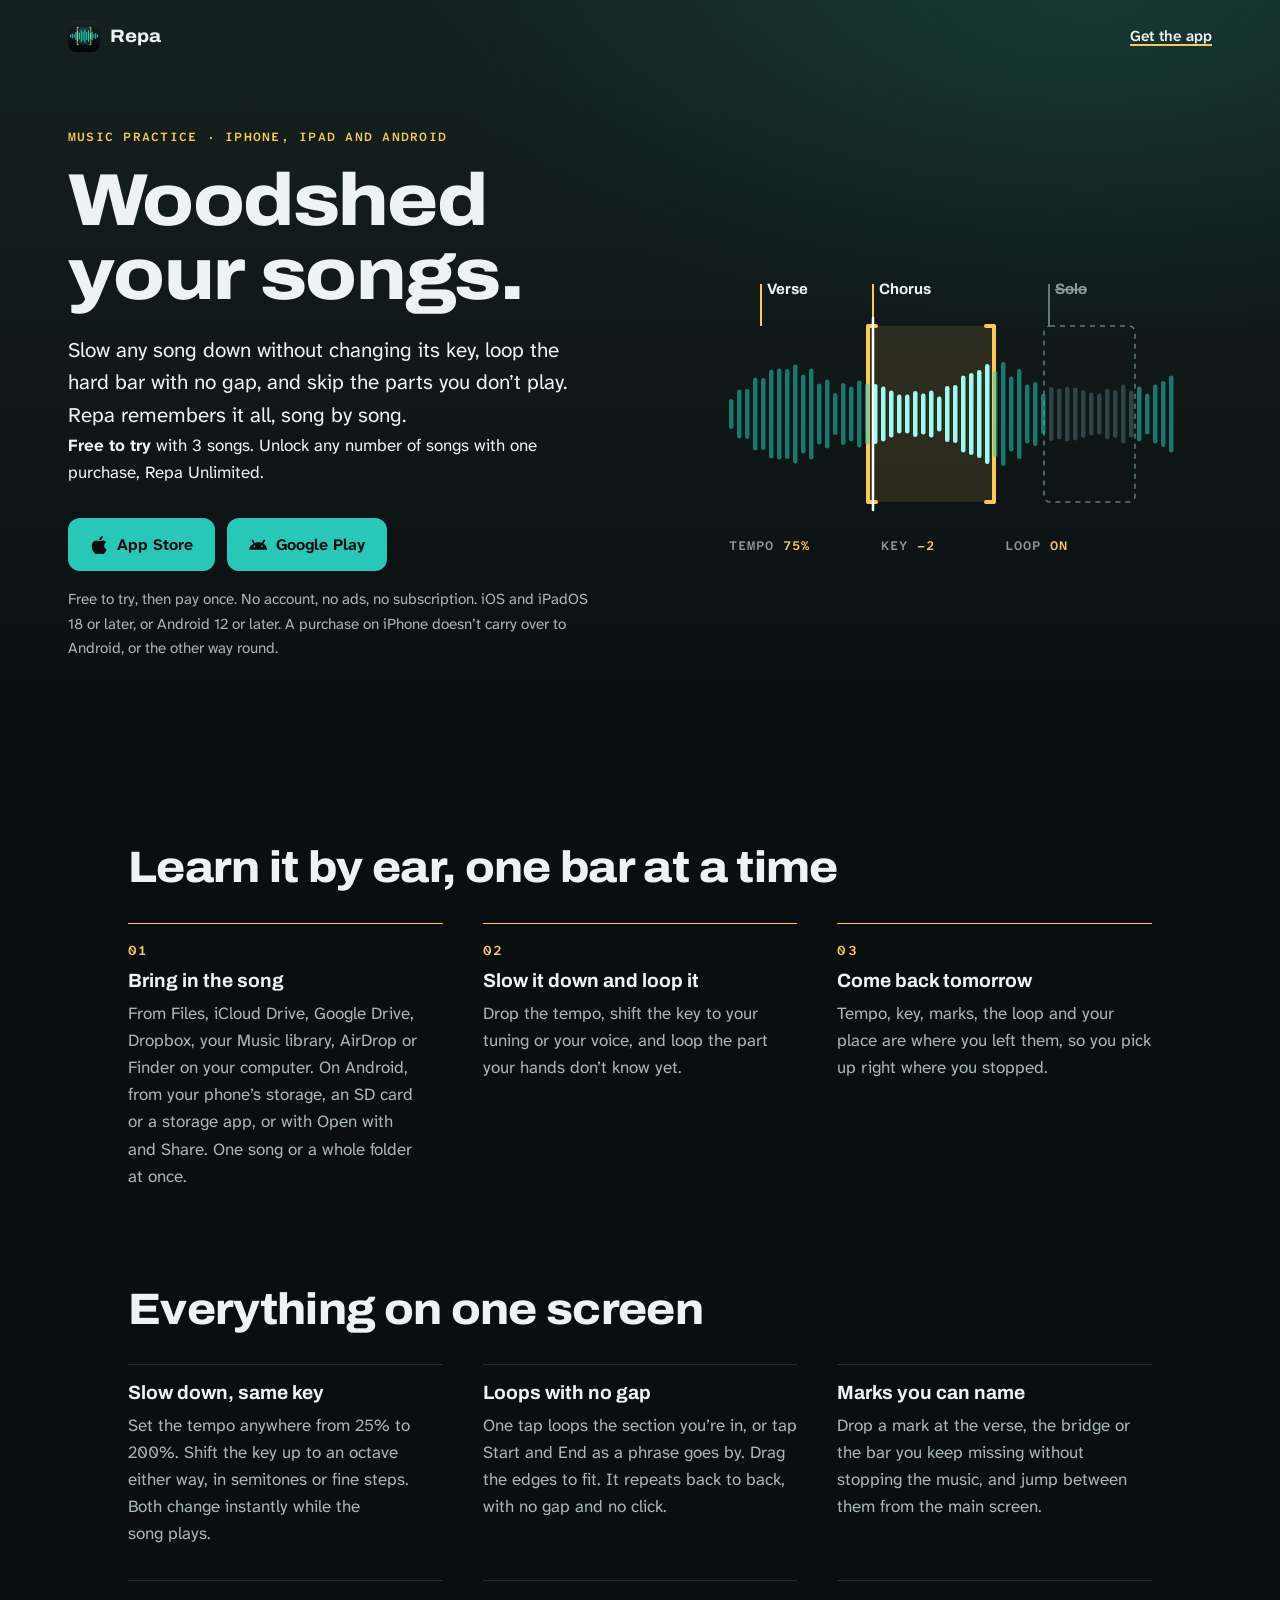
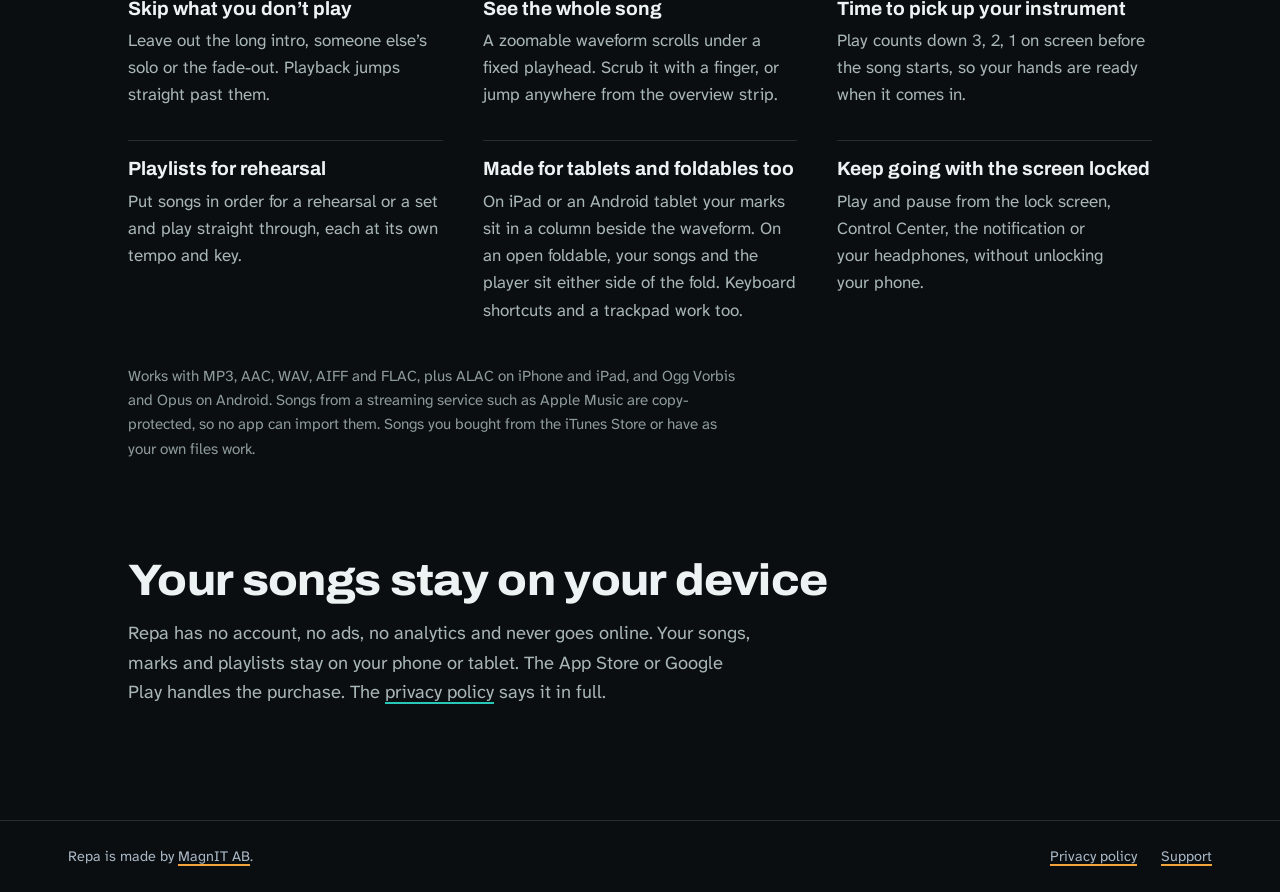
<file: repa/index.html>
<!doctype html>
<html lang="en">
<head>
  <meta charset="utf-8">
  <meta name="viewport" content="width=device-width, initial-scale=1, viewport-fit=cover">
  <title>Repa · Music practice for iPhone, iPad and Android</title>
  <meta name="description" content="Repa is a practice player for musicians who learn songs by ear. Slow a song down without changing its key, loop the hard part with no gap, and skip the parts you don't play. For iPhone, iPad and Android.">
  <meta property="og:type" content="website">
  <meta property="og:url" content="https://magnit.se/repa/">
  <meta property="og:title" content="Repa · Woodshed your songs">
  <meta property="og:description" content="Slow any song down without changing its key, loop the hard bar with no gap, and skip the parts you don't play. Repa remembers it all, song by song.">
  <meta property="og:image" content="https://magnit.se/repa/icon.png">
  <meta property="og:image:width" content="512">
  <meta property="og:image:height" content="512">
  <meta property="og:image:alt" content="The Repa app icon: a teal waveform between amber loop brackets">
  <meta name="apple-itunes-app" content="app-id=6836238787">
  <meta name="theme-color" content="#0b0e10">
  <link rel="icon" href="icon.png" type="image/png">
  <link rel="apple-touch-icon" href="icon.png">
  <link rel="preconnect" href="https://fonts.googleapis.com">
  <link rel="preconnect" href="https://fonts.gstatic.com" crossorigin>
  <link rel="stylesheet" href="https://fonts.googleapis.com/css2?family=Archivo:wdth,wght@62..125,100..900&family=Atkinson+Hyperlegible+Mono:wght@400;600&family=Atkinson+Hyperlegible+Next:wght@400;600;700&display=swap">
  <link rel="stylesheet" href="../styles.css">
</head>
<body class="repa-page">
  <svg width="0" height="0" style="position:absolute" aria-hidden="true" focusable="false">
    <symbol id="icon-apple" viewBox="0 0 24 24"><path d="M12.152 6.896c-.948 0-2.415-1.078-3.96-1.04-2.04.027-3.913 1.183-4.961 3.014-2.117 3.675-.546 9.103 1.519 12.09 1.013 1.454 2.208 3.09 3.792 3.039 1.52-.065 2.09-.987 3.935-.987 1.831 0 2.35.987 3.96.948 1.637-.026 2.676-1.48 3.676-2.948 1.156-1.688 1.636-3.325 1.662-3.415-.039-.013-3.182-1.221-3.22-4.857-.026-3.04 2.48-4.494 2.597-4.559-1.429-2.09-3.623-2.324-4.39-2.376-2-.156-3.675 1.09-4.61 1.09zM15.53 3.83c.843-1.012 1.4-2.427 1.245-3.83-1.207.052-2.662.805-3.532 1.818-.78.896-1.454 2.338-1.273 3.714 1.338.104 2.715-.688 3.559-1.701"/></symbol>
    <symbol id="icon-android" viewBox="0 0 24 24"><path d="M18.44 5.559c-.676 1.166-1.353 2.332-2.028 3.498-.037-.016-.074-.029-.111-.043-1.825-.696-3.484-.8-4.42-.787-1.855.019-3.354.464-4.26.82-.084-.149-1.752-3.021-2.021-3.486a1.145 1.145 0 0 0-.141-.191c-.331-.364-.905-.486-1.379-.203-.475.282-.714.9-.395 1.486 1.904 3.308 1.964 3.429 2.067 3.613-.019.011-.038.021-.057.033C2.18 11.857.614 14.389 0 17.954h24c-.613-3.611-2.205-6.203-5.093-7.939l.018-.028c.671-1.164 1.346-2.326 2.016-3.490.318-.586.08-1.204-.395-1.486-.47-.281-1.044-.161-1.377.203a1.144 1.144 0 0 0-.138.191zM7.11 12.529c.605 0 1.095.49 1.095 1.096 0 .606-.49 1.095-1.095 1.095-.605 0-1.096-.49-1.096-1.095 0-.606.49-1.096 1.096-1.096zm9.787.007c.605 0 1.096.49 1.096 1.095 0 .607-.491 1.096-1.096 1.096-.605 0-1.095-.49-1.095-1.096 0-.606.49-1.095 1.095-1.095z"/></symbol>
  </svg>
  <a class="skip-link" href="#main">Skip to content</a>

  <div class="rp-hero">
    <header class="site-header wrap">
      <a class="brand rp-brand" href="./"><img src="icon.png" alt="" width="32" height="32">Repa</a>
      <a class="rp-header-link" href="#get">Get the app</a>
    </header>

    <div class="wrap rp-hero-inner">
      <div class="rp-hero-text">
        <p class="eyebrow">Music practice · iPhone, iPad and Android</p>
        <h1>Woodshed your songs.</h1>
        <p class="lead">Slow any song down without changing its key, loop the hard bar with no gap, and skip the parts you don’t play. Repa remembers it all, song by song.</p>
        <p class="rp-free"><strong>Free to try</strong> with 3 songs. Unlock any number of songs with one purchase, Repa Unlimited.</p>
        <div class="actions" id="get">
          <a class="button rp-store" href="https://apps.apple.com/app/repa-music-practice/id6836238787"><svg class="store-icon" aria-hidden="true" focusable="false"><use href="#icon-apple"/></svg>App Store</a>
          <a class="button rp-store" href="https://play.google.com/store/apps/details?id=com.magnit.repa"><svg class="store-icon" aria-hidden="true" focusable="false"><use href="#icon-android"/></svg>Google Play</a>
        </div>
        <p class="rp-availability">Free to try, then pay once. No account, no ads, no subscription. iOS and iPadOS 18 or later, or Android 12 or later. A purchase on iPhone doesn’t carry over to Android, or the other way round.</p>
      </div>

      <figure class="rp-player">
        <svg viewBox="0 0 480 360" role="img" aria-labelledby="rp-player-title">
          <title id="rp-player-title">A song’s waveform with three marks, the chorus looped at 75% tempo two semitones down, and the solo skipped</title>
          <rect class="rp-loop" x="163" y="112" width="126" height="176" rx="6"/>
          <path class="rp-bracket" d="M171 112h-8v176h8M281 112h8v176h-8"/>
          <rect class="rp-skip" x="339" y="112" width="91" height="176" rx="6"/>

          <g class="rp-mark"><path d="M56 70v42"/><text x="62" y="80">Verse</text></g>
          <g class="rp-mark"><path d="M168 70v42"/><text x="174" y="80">Chorus</text></g>
          <g class="rp-mark rp-mark-skip"><path d="M344 70v42"/><text x="350" y="80">Solo</text></g>

          <g class="rp-wave">
<rect class="rp-bar" x="24" y="185" width="4.5" height="30" rx="2.25"/>
            <rect class="rp-bar" x="32" y="175.5" width="4.5" height="49" rx="2.25"/>
            <rect class="rp-bar" x="40" y="175" width="4.5" height="50" rx="2.25"/>
            <rect class="rp-bar" x="48" y="163.5" width="4.5" height="73" rx="2.25"/>
            <rect class="rp-bar" x="56" y="164" width="4.5" height="72" rx="2.25"/>
            <rect class="rp-bar" x="64" y="155.5" width="4.5" height="89" rx="2.25"/>
            <rect class="rp-bar" x="72" y="154.5" width="4.5" height="91" rx="2.25"/>
            <rect class="rp-bar" x="80" y="155" width="4.5" height="90" rx="2.25"/>
            <rect class="rp-bar" x="88" y="150.5" width="4.5" height="99" rx="2.25"/>
            <rect class="rp-bar" x="96" y="160.5" width="4.5" height="79" rx="2.25"/>
            <rect class="rp-bar" x="104" y="154.5" width="4.5" height="91" rx="2.25"/>
            <rect class="rp-bar" x="112" y="169.5" width="4.5" height="61" rx="2.25"/>
            <rect class="rp-bar" x="120" y="165.5" width="4.5" height="69" rx="2.25"/>
            <rect class="rp-bar" x="128" y="179" width="4.5" height="42" rx="2.25"/>
            <rect class="rp-bar" x="136" y="169" width="4.5" height="62" rx="2.25"/>
            <rect class="rp-bar" x="144" y="172.5" width="4.5" height="55" rx="2.25"/>
            <rect class="rp-bar" x="152" y="166.5" width="4.5" height="67" rx="2.25"/>
            <rect class="rp-bar" x="160" y="169.5" width="4.5" height="61" rx="2.25"/>
            <rect class="rp-bar-loop" x="168" y="170" width="4.5" height="60" rx="2.25"/>
            <rect class="rp-bar-loop" x="176" y="172.5" width="4.5" height="55" rx="2.25"/>
            <rect class="rp-bar-loop" x="184" y="176.5" width="4.5" height="47" rx="2.25"/>
            <rect class="rp-bar-loop" x="192" y="180.5" width="4.5" height="39" rx="2.25"/>
            <rect class="rp-bar-loop" x="200" y="180.5" width="4.5" height="39" rx="2.25"/>
            <rect class="rp-bar-loop" x="208" y="177" width="4.5" height="46" rx="2.25"/>
            <rect class="rp-bar-loop" x="216" y="179.5" width="4.5" height="41" rx="2.25"/>
            <rect class="rp-bar-loop" x="224" y="176.5" width="4.5" height="47" rx="2.25"/>
            <rect class="rp-bar-loop" x="232" y="182.5" width="4.5" height="35" rx="2.25"/>
            <rect class="rp-bar-loop" x="240" y="172" width="4.5" height="56" rx="2.25"/>
            <rect class="rp-bar-loop" x="248" y="171" width="4.5" height="58" rx="2.25"/>
            <rect class="rp-bar-loop" x="256" y="161.5" width="4.5" height="77" rx="2.25"/>
            <rect class="rp-bar-loop" x="264" y="159" width="4.5" height="82" rx="2.25"/>
            <rect class="rp-bar-loop" x="272" y="156" width="4.5" height="88" rx="2.25"/>
            <rect class="rp-bar-loop" x="280" y="150" width="4.5" height="100" rx="2.25"/>
            <rect class="rp-bar" x="288" y="157" width="4.5" height="86" rx="2.25"/>
            <rect class="rp-bar" x="296" y="148" width="4.5" height="104" rx="2.25"/>
            <rect class="rp-bar" x="304" y="162.5" width="4.5" height="75" rx="2.25"/>
            <rect class="rp-bar" x="312" y="155" width="4.5" height="90" rx="2.25"/>
            <rect class="rp-bar" x="320" y="170.5" width="4.5" height="59" rx="2.25"/>
            <rect class="rp-bar" x="328" y="168" width="4.5" height="64" rx="2.25"/>
            <rect class="rp-bar" x="336" y="180" width="4.5" height="40" rx="2.25"/>
            <rect class="rp-bar-skip" x="344" y="173" width="4.5" height="54" rx="2.25"/>
            <rect class="rp-bar-skip" x="352" y="174.5" width="4.5" height="51" rx="2.25"/>
            <rect class="rp-bar-skip" x="360" y="172.5" width="4.5" height="55" rx="2.25"/>
            <rect class="rp-bar-skip" x="368" y="173.5" width="4.5" height="53" rx="2.25"/>
            <rect class="rp-bar-skip" x="376" y="176" width="4.5" height="48" rx="2.25"/>
            <rect class="rp-bar-skip" x="384" y="178.5" width="4.5" height="43" rx="2.25"/>
            <rect class="rp-bar-skip" x="392" y="179.5" width="4.5" height="41" rx="2.25"/>
            <rect class="rp-bar-skip" x="400" y="175" width="4.5" height="50" rx="2.25"/>
            <rect class="rp-bar-skip" x="408" y="176" width="4.5" height="48" rx="2.25"/>
            <rect class="rp-bar-skip" x="416" y="170.5" width="4.5" height="59" rx="2.25"/>
            <rect class="rp-bar-skip" x="424" y="176.5" width="4.5" height="47" rx="2.25"/>
            <rect class="rp-bar" x="432" y="172.5" width="4.5" height="55" rx="2.25"/>
            <rect class="rp-bar" x="440" y="179.5" width="4.5" height="41" rx="2.25"/>
            <rect class="rp-bar" x="448" y="170.5" width="4.5" height="59" rx="2.25"/>
            <rect class="rp-bar" x="456" y="167" width="4.5" height="66" rx="2.25"/>
            <rect class="rp-bar" x="464" y="161.5" width="4.5" height="77" rx="2.25"/>
          </g>

          <path class="rp-playhead" d="M168 104v192"/>

          <text class="rp-readout" x="24" y="336">TEMPO <tspan class="rp-readout-value">75%</tspan></text>
          <text class="rp-readout" x="176" y="336">KEY <tspan class="rp-readout-value">−2</tspan></text>
          <text class="rp-readout" x="300" y="336">LOOP <tspan class="rp-readout-value">ON</tspan></text>
        </svg>
      </figure>
    </div>
  </div>

  <main id="main">
    <section class="wrap rp-section" aria-labelledby="how-title">
      <h2 id="how-title">Learn it by ear, one bar at a time</h2>
      <ol class="rp-steps">
        <li>
          <h3>Bring in the song</h3>
          <p>From Files, iCloud Drive, Google Drive, Dropbox, your Music library, AirDrop or Finder on your computer. On Android, from your phone’s storage, an SD card or a storage app, or with Open with and Share. One song or a whole folder at once.</p>
        </li>
        <li>
          <h3>Slow it down and loop it</h3>
          <p>Drop the tempo, shift the key to your tuning or your voice, and loop the part your hands don’t know yet.</p>
        </li>
        <li>
          <h3>Come back tomorrow</h3>
          <p>Tempo, key, marks, the loop and your place are where you left them, so you pick up right where you stopped.</p>
        </li>
      </ol>
    </section>

    <section class="wrap rp-section" aria-labelledby="features-title">
      <h2 id="features-title">Everything on one screen</h2>
      <ul class="rp-features">
        <li>
          <h3>Slow down, same key</h3>
          <p>Set the tempo anywhere from 25% to 200%. Shift the key up to an octave either way, in semitones or fine steps. Both change instantly while the song plays.</p>
        </li>
        <li>
          <h3>Loops with no gap</h3>
          <p>One tap loops the section you’re in, or tap Start and End as a phrase goes by. Drag the edges to fit. It repeats back to back, with no gap and no click.</p>
        </li>
        <li>
          <h3>Marks you can name</h3>
          <p>Drop a mark at the verse, the bridge or the bar you keep missing without stopping the music, and jump between them from the main screen.</p>
        </li>
        <li>
          <h3>Skip what you don’t play</h3>
          <p>Leave out the long intro, someone else’s solo or the fade-out. Playback jumps straight past them.</p>
        </li>
        <li>
          <h3>See the whole song</h3>
          <p>A zoomable waveform scrolls under a fixed playhead. Scrub it with a finger, or jump anywhere from the overview strip.</p>
        </li>
        <li>
          <h3>Time to pick up your instrument</h3>
          <p>Play counts down 3, 2, 1 on screen before the song starts, so your hands are ready when it comes in.</p>
        </li>
        <li>
          <h3>Playlists for rehearsal</h3>
          <p>Put songs in order for a rehearsal or a set and play straight through, each at its own tempo and key.</p>
        </li>
        <li>
          <h3>Made for tablets and foldables too</h3>
          <p>On iPad or an Android tablet your marks sit in a column beside the waveform. On an open foldable, your songs and the player sit either side of the fold. Keyboard shortcuts and a trackpad work too.</p>
        </li>
        <li>
          <h3>Keep going with the screen locked</h3>
          <p>Play and pause from the lock screen, Control Center, the notification or your headphones, without unlocking your phone.</p>
        </li>
      </ul>
      <p class="rp-note">Works with MP3, AAC, WAV, AIFF and FLAC, plus ALAC on iPhone and iPad, and Ogg Vorbis and Opus on Android. Songs from a streaming service such as Apple Music are copy-protected, so no app can import them. Songs you bought from the iTunes Store or have as your own files work.</p>
    </section>

    <section class="wrap rp-section rp-privacy" aria-labelledby="privacy-title">
      <h2 id="privacy-title">Your songs stay on your device</h2>
      <p>Repa has no account, no ads, no analytics and never goes online. Your songs, marks and playlists stay on your phone or tablet. The App Store or Google Play handles the purchase. The <a href="privacy/">privacy policy</a> says it in full.</p>
    </section>
  </main>

  <footer class="site-footer">
    <div class="wrap footer-inner">
      <p>Repa is made by <a href="../">MagnIT AB</a>.</p>
      <ul class="rp-footer-links">
        <li><a href="privacy/">Privacy policy</a></li>
        <li><a href="mailto:magnus@magnit.se">Support</a></li>
      </ul>
    </div>
  </footer>
</body>
</html>
</file>
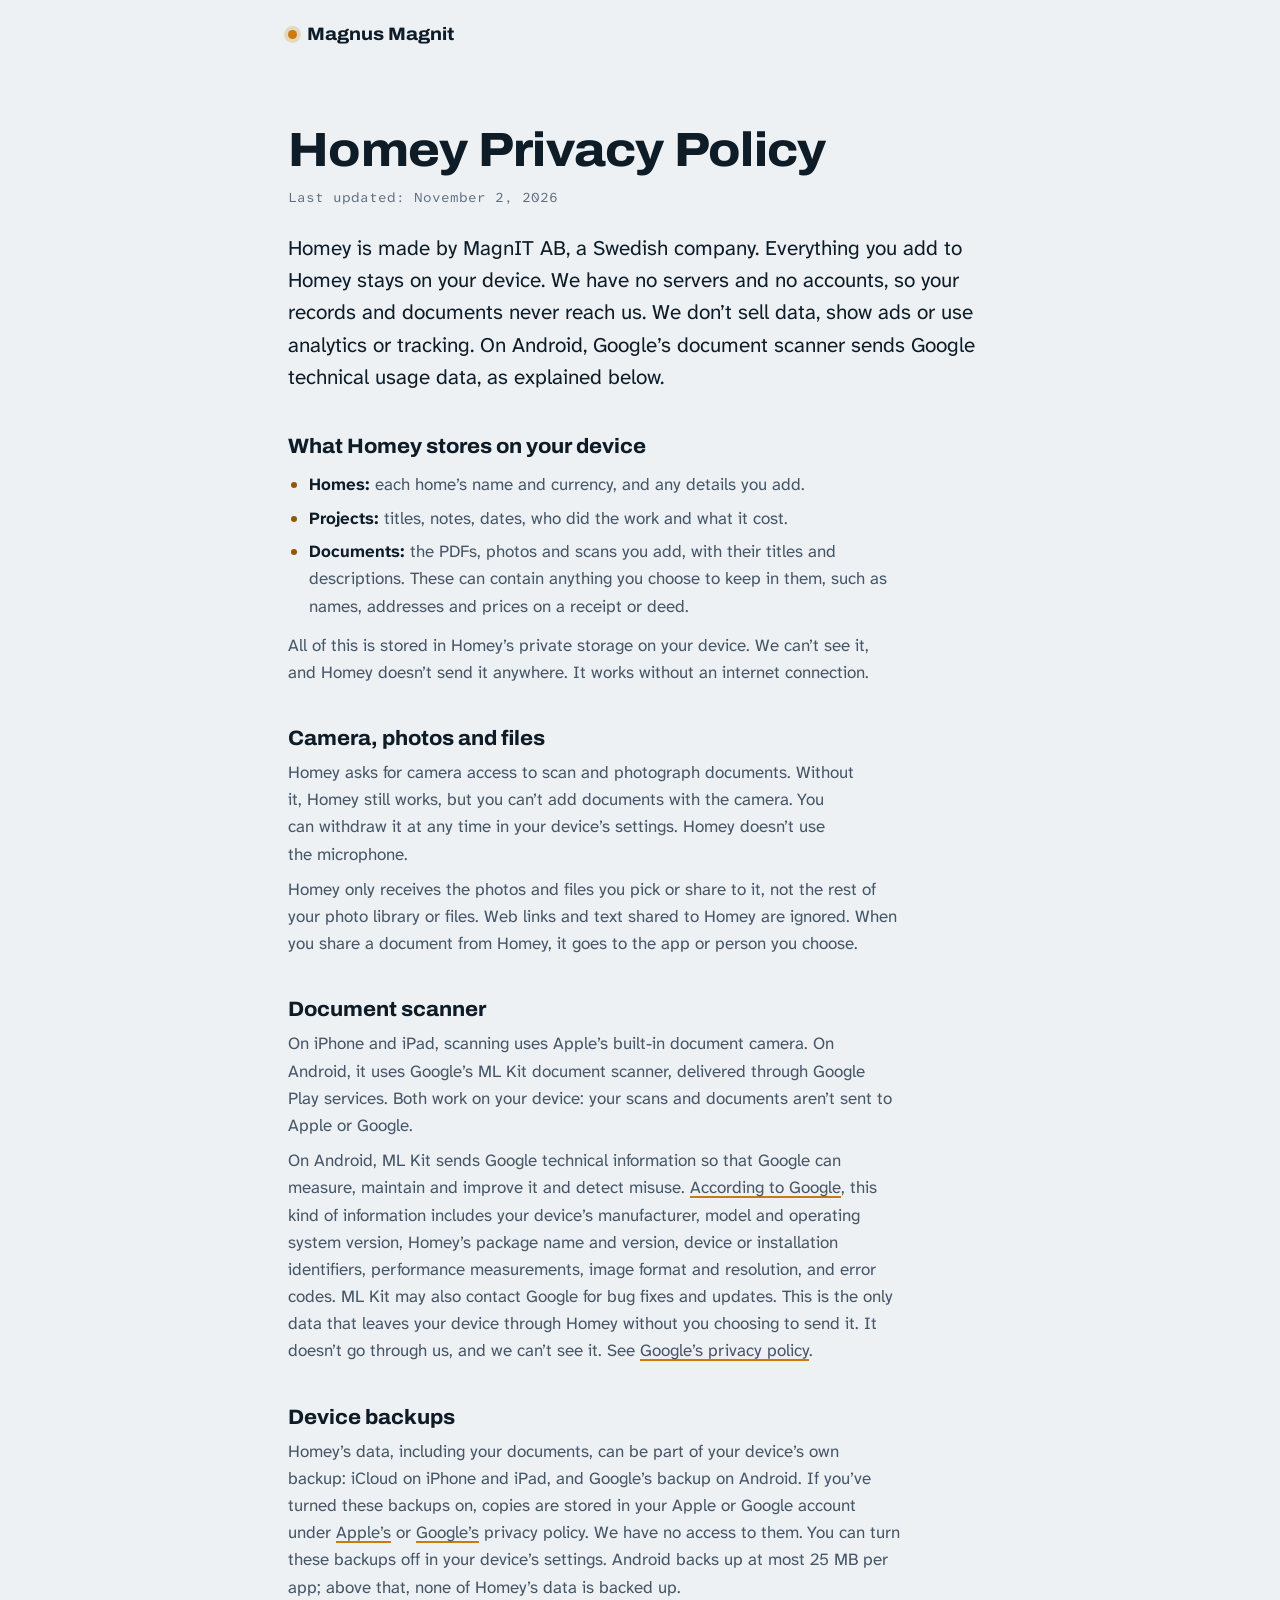
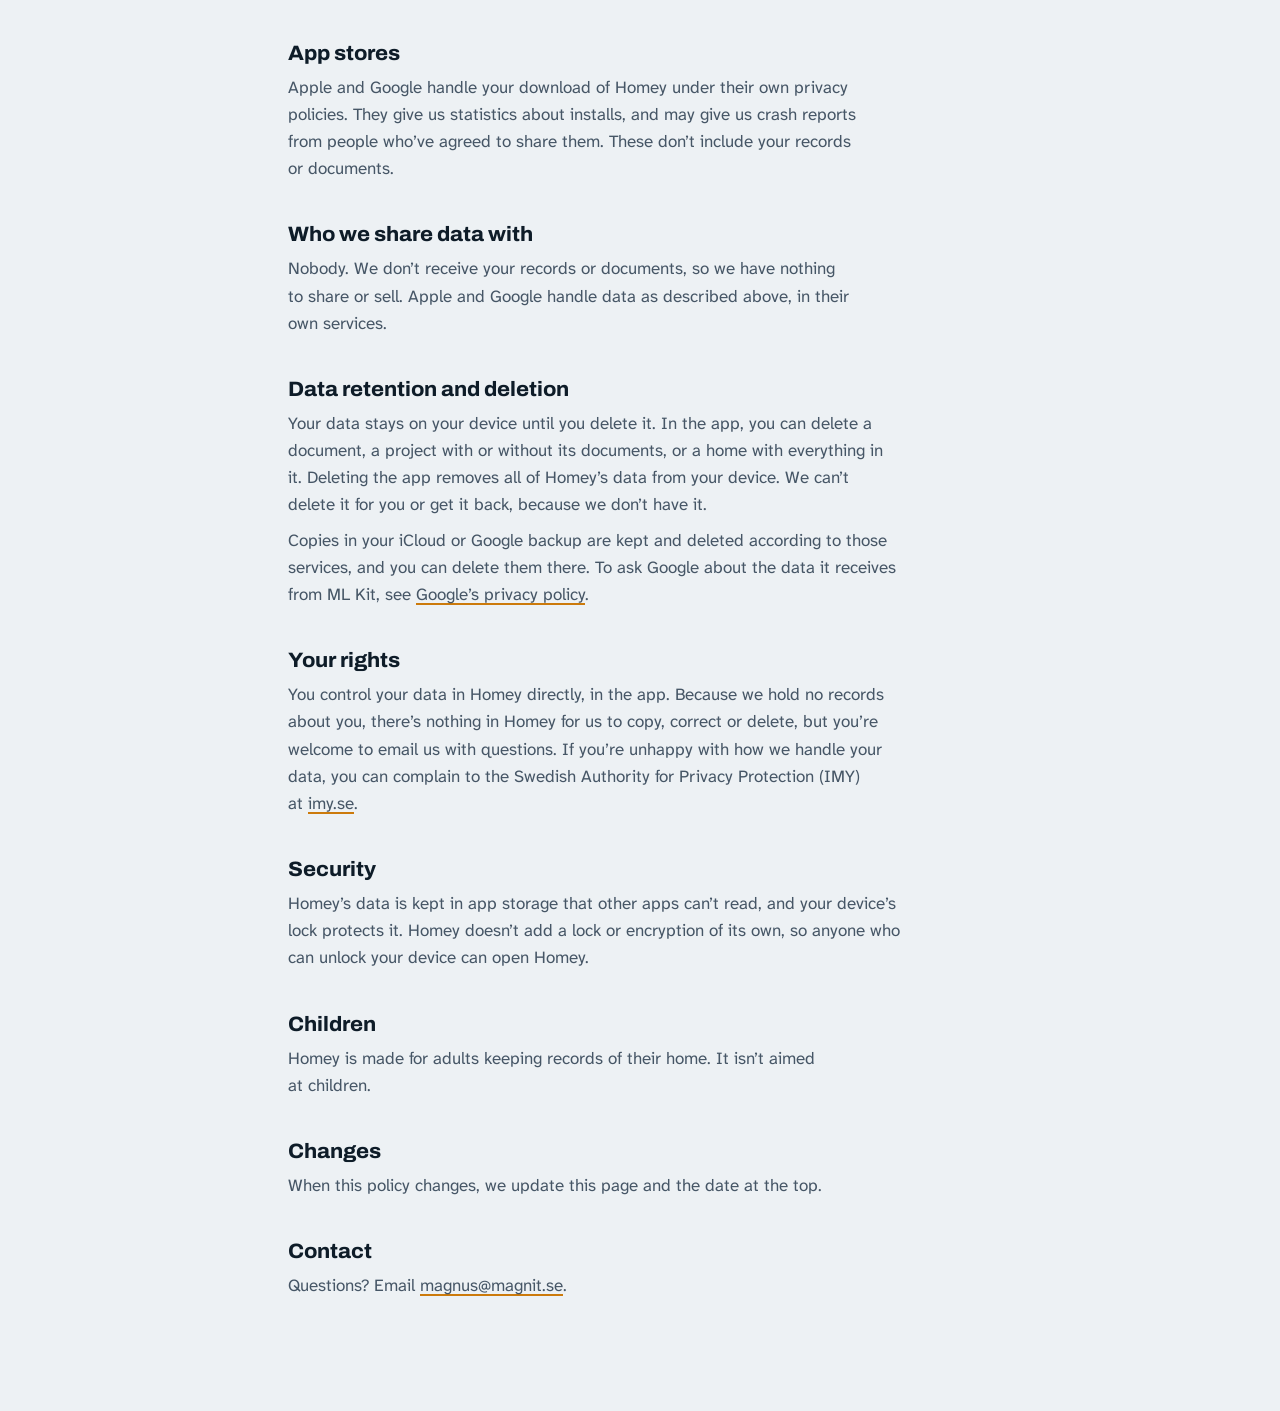
<file: homey/privacy/index.html>
<!doctype html>
<html lang="en">
<head>
  <meta charset="utf-8">
  <meta name="viewport" content="width=device-width, initial-scale=1, viewport-fit=cover">
  <title>Homey Privacy Policy</title>
  <meta name="description" content="Homey keeps your home’s records on your device. We never receive them.">
  <meta name="theme-color" content="#edf1f4" media="(prefers-color-scheme: light)">
  <meta name="theme-color" content="#0b1620" media="(prefers-color-scheme: dark)">
  <link rel="icon" href="../../favicon.svg" type="image/svg+xml">
  <link rel="preconnect" href="https://fonts.googleapis.com">
  <link rel="preconnect" href="https://fonts.gstatic.com" crossorigin>
  <link rel="stylesheet" href="https://fonts.googleapis.com/css2?family=Archivo:wdth,wght@62..125,100..900&family=Atkinson+Hyperlegible+Mono:wght@400;600&family=Atkinson+Hyperlegible+Next:wght@400;600;700&display=swap">
  <link rel="stylesheet" href="../../styles.css">
</head>
<body class="policy-page">
  <header class="site-header wrap">
    <a class="brand" href="../../"><span class="brand-blip" aria-hidden="true"></span>Magnus Magnit</a>
  </header>

  <main class="wrap policy">
    <h1>Homey Privacy Policy</h1>
    <p class="policy-updated">Last updated: <time datetime="2026-11-02">November 2, 2026</time></p>
    <p class="lead">Homey is made by MagnIT AB, a Swedish company. Everything you add to Homey stays on your device. We have no servers and no accounts, so your records and documents never reach us. We don’t sell data, show ads or use analytics or tracking. On Android, Google’s document scanner sends Google technical usage data, as explained below.</p>

    <section>
      <h2>What Homey stores on your device</h2>
      <ul>
        <li><strong>Homes:</strong> each home’s name and currency, and any details you add.</li>
        <li><strong>Projects:</strong> titles, notes, dates, who did the work and what it cost.</li>
        <li><strong>Documents:</strong> the PDFs, photos and scans you add, with their titles and descriptions. These can contain anything you choose to keep in them, such as names, addresses and prices on a receipt or deed.</li>
      </ul>
      <p>All of this is stored in Homey’s private storage on your device. We can’t see it, and Homey doesn’t send it anywhere. It works without an internet connection.</p>
    </section>

    <section>
      <h2>Camera, photos and files</h2>
      <p>Homey asks for camera access to scan and photograph documents. Without it, Homey still works, but you can’t add documents with the camera. You can withdraw it at any time in your device’s settings. Homey doesn’t use the microphone.</p>
      <p>Homey only receives the photos and files you pick or share to it, not the rest of your photo library or files. Web links and text shared to Homey are ignored. When you share a document from Homey, it goes to the app or person you choose.</p>
    </section>

    <section>
      <h2>Document scanner</h2>
      <p>On iPhone and iPad, scanning uses Apple’s built-in document camera. On Android, it uses Google’s ML Kit document scanner, delivered through Google Play services. Both work on your device: your scans and documents aren’t sent to Apple or Google.</p>
      <p>On Android, ML Kit sends Google technical information so that Google can measure, maintain and improve it and detect misuse. <a href="https://developers.google.com/ml-kit/android-data-disclosure">According to Google</a>, this kind of information includes your device’s manufacturer, model and operating system version, Homey’s package name and version, device or installation identifiers, performance measurements, image format and resolution, and error codes. ML Kit may also contact Google for bug fixes and updates. This is the only data that leaves your device through Homey without you choosing to send it. It doesn’t go through us, and we can’t see it. See <a href="https://policies.google.com/privacy">Google’s privacy policy</a>.</p>
    </section>

    <section>
      <h2>Device backups</h2>
      <p>Homey’s data, including your documents, can be part of your device’s own backup: iCloud on iPhone and iPad, and Google’s backup on Android. If you’ve turned these backups on, copies are stored in your Apple or Google account under <a href="https://www.apple.com/legal/privacy/">Apple’s</a> or <a href="https://policies.google.com/privacy">Google’s</a> privacy policy. We have no access to them. You can turn these backups off in your device’s settings. Android backs up at most 25 MB per app; above that, none of Homey’s data is backed up.</p>
    </section>

    <section>
      <h2>App stores</h2>
      <p>Apple and Google handle your download of Homey under their own privacy policies. They give us statistics about installs, and may give us crash reports from people who’ve agreed to share them. These don’t include your records or documents.</p>
    </section>

    <section>
      <h2>Who we share data with</h2>
      <p>Nobody. We don’t receive your records or documents, so we have nothing to share or sell. Apple and Google handle data as described above, in their own services.</p>
    </section>

    <section>
      <h2>Data retention and deletion</h2>
      <p>Your data stays on your device until you delete it. In the app, you can delete a document, a project with or without its documents, or a home with everything in it. Deleting the app removes all of Homey’s data from your device. We can’t delete it for you or get it back, because we don’t have it.</p>
      <p>Copies in your iCloud or Google backup are kept and deleted according to those services, and you can delete them there. To ask Google about the data it receives from ML Kit, see <a href="https://policies.google.com/privacy">Google’s privacy policy</a>.</p>
    </section>

    <section>
      <h2>Your rights</h2>
      <p>You control your data in Homey directly, in the app. Because we hold no records about you, there’s nothing in Homey for us to copy, correct or delete, but you’re welcome to email us with questions. If you’re unhappy with how we handle your data, you can complain to the Swedish Authority for Privacy Protection (IMY) at <a href="https://www.imy.se/en/">imy.se</a>.</p>
    </section>

    <section>
      <h2>Security</h2>
      <p>Homey’s data is kept in app storage that other apps can’t read, and your device’s lock protects it. Homey doesn’t add a lock or encryption of its own, so anyone who can unlock your device can open Homey.</p>
    </section>

    <section>
      <h2>Children</h2>
      <p>Homey is made for adults keeping records of their home. It isn’t aimed at children.</p>
    </section>

    <section>
      <h2>Changes</h2>
      <p>When this policy changes, we update this page and the date at the top.</p>
    </section>

    <section>
      <h2>Contact</h2>
      <p>Questions? Email <a href="mailto:magnus@magnit.se">magnus@magnit.se</a>.</p>
    </section>
  </main>
</body>
</html>
</file>
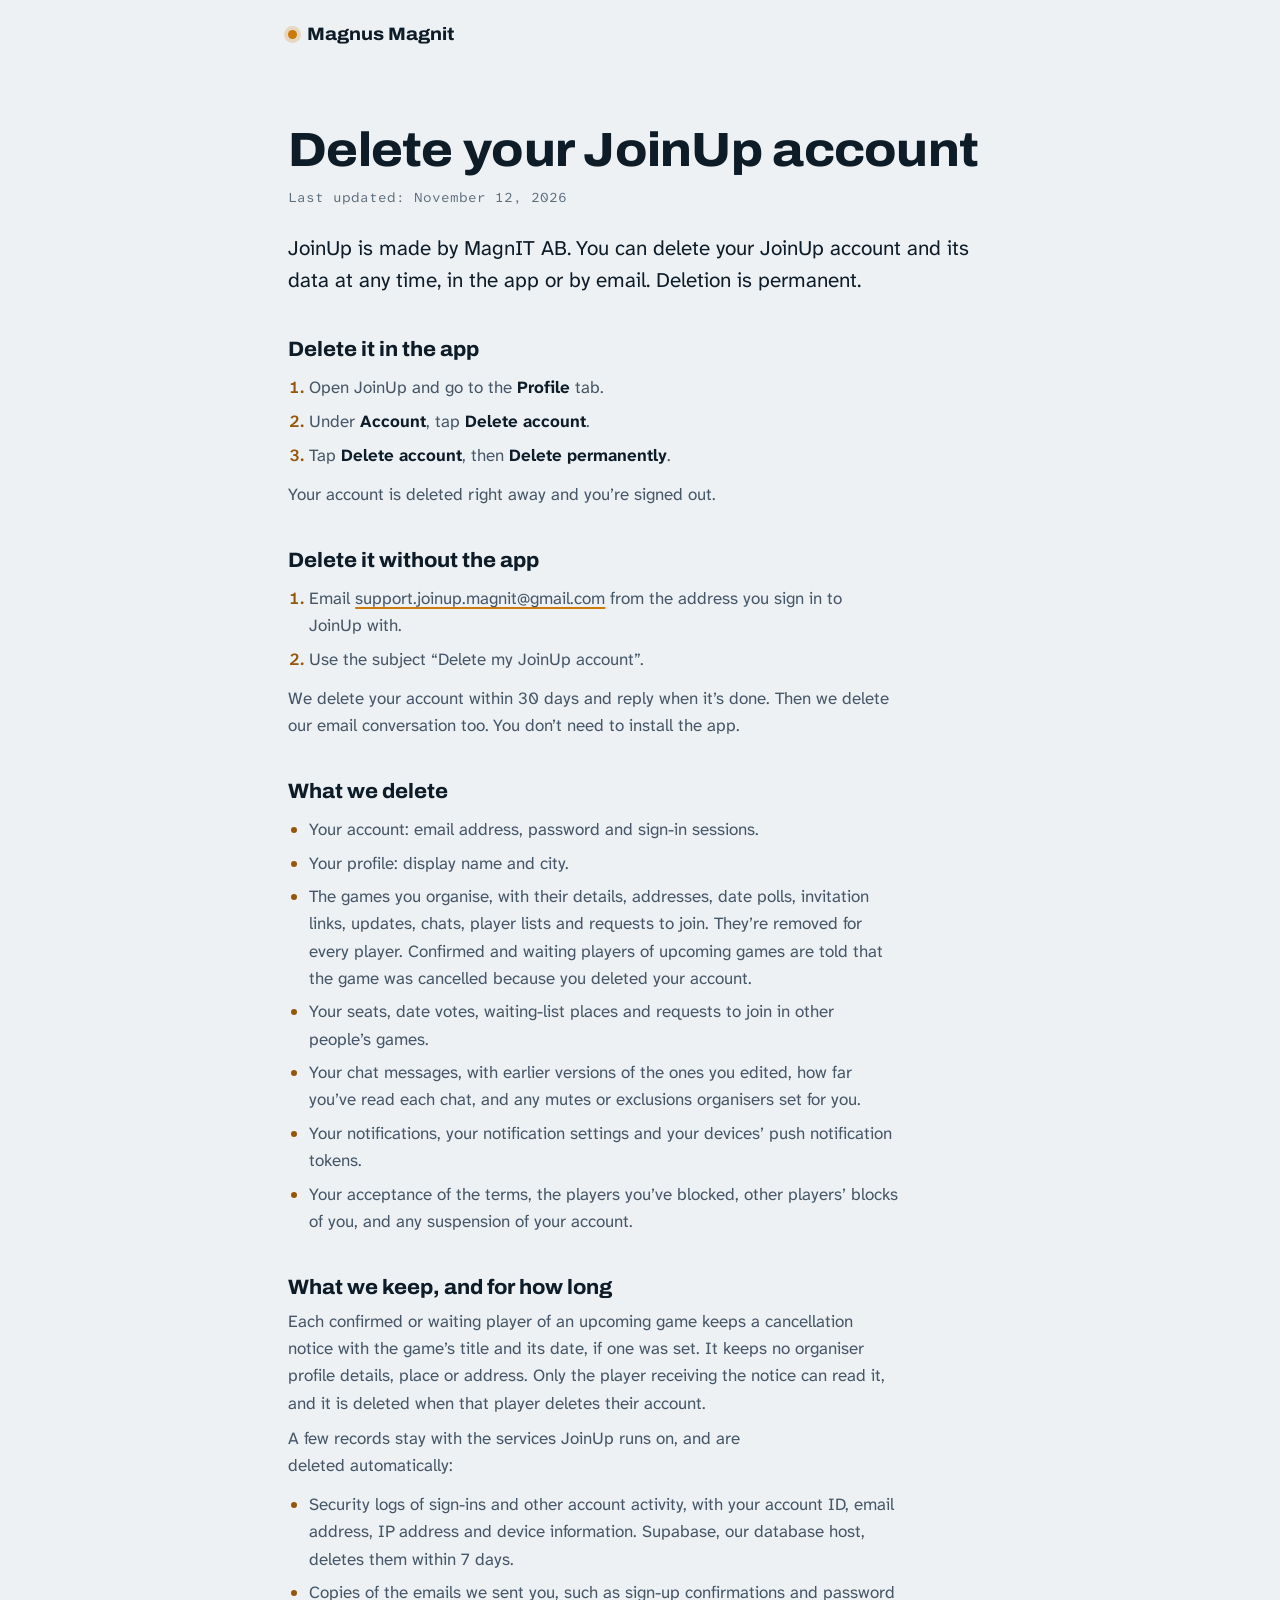
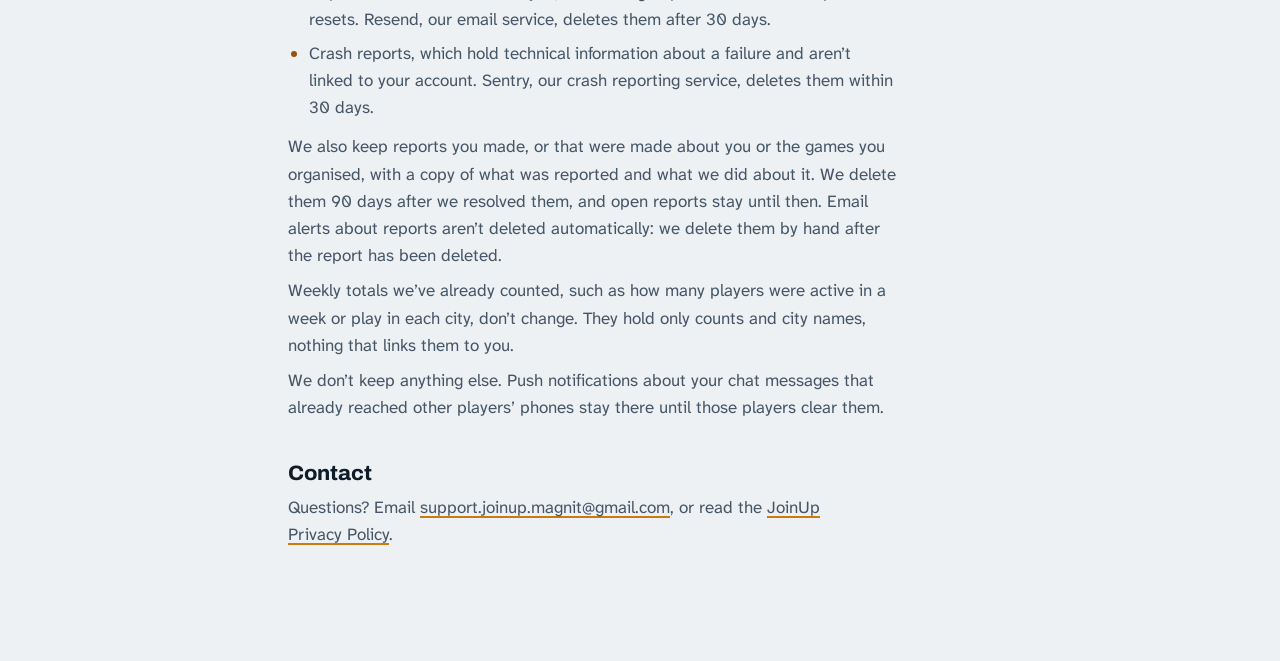
<file: joinup/delete-account/index.html>
<!doctype html>
<html lang="en">
<head>
  <meta charset="utf-8">
  <meta name="viewport" content="width=device-width, initial-scale=1, viewport-fit=cover">
  <title>Delete your JoinUp account</title>
  <meta name="description" content="How to delete your JoinUp account, and what happens to your data.">
  <meta name="theme-color" content="#edf1f4" media="(prefers-color-scheme: light)">
  <meta name="theme-color" content="#0b1620" media="(prefers-color-scheme: dark)">
  <link rel="icon" href="../../favicon.svg" type="image/svg+xml">
  <link rel="preconnect" href="https://fonts.googleapis.com">
  <link rel="preconnect" href="https://fonts.gstatic.com" crossorigin>
  <link rel="stylesheet" href="https://fonts.googleapis.com/css2?family=Archivo:wdth,wght@62..125,100..900&family=Atkinson+Hyperlegible+Mono:wght@400;600&family=Atkinson+Hyperlegible+Next:wght@400;600;700&display=swap">
  <link rel="stylesheet" href="../../styles.css">
</head>
<body class="policy-page">
  <header class="site-header wrap">
    <a class="brand" href="../../"><span class="brand-blip" aria-hidden="true"></span>Magnus Magnit</a>
  </header>

  <main class="wrap policy">
    <h1>Delete your JoinUp account</h1>
    <p class="policy-updated">Last updated: <time datetime="2026-11-12">November 12, 2026</time></p>
    <p class="lead">JoinUp is made by MagnIT AB. You can delete your JoinUp account and its data at any time, in the app or by email. Deletion is permanent.</p>

    <section>
      <h2>Delete it in the app</h2>
      <ol>
        <li>Open JoinUp and go to the <strong>Profile</strong> tab.</li>
        <li>Under <strong>Account</strong>, tap <strong>Delete account</strong>.</li>
        <li>Tap <strong>Delete account</strong>, then <strong>Delete permanently</strong>.</li>
      </ol>
      <p>Your account is deleted right away and you’re signed out.</p>
    </section>

    <section>
      <h2>Delete it without the app</h2>
      <ol>
        <li>Email <a href="mailto:support.joinup.magnit@gmail.com?subject=Delete%20my%20JoinUp%20account">support.joinup.magnit@gmail.com</a> from the address you sign in to JoinUp with.</li>
        <li>Use the subject “Delete my JoinUp account”.</li>
      </ol>
      <p>We delete your account within 30 days and reply when it’s done. Then we delete our email conversation too. You don’t need to install the app.</p>
    </section>

    <section>
      <h2>What we delete</h2>
      <ul>
        <li>Your account: email address, password and sign-in sessions.</li>
        <li>Your profile: display name and city.</li>
        <li>The games you organise, with their details, addresses, date polls, invitation links, updates, chats, player lists and requests to join. They’re removed for every player. Confirmed and waiting players of upcoming games are told that the game was cancelled because you deleted your account.</li>
        <li>Your seats, date votes, waiting-list places and requests to join in other people’s games.</li>
        <li>Your chat messages, with earlier versions of the ones you edited, how far you’ve read each chat, and any mutes or exclusions organisers set for you.</li>
        <li>Your notifications, your notification settings and your devices’ push notification tokens.</li>
        <li>Your acceptance of the terms, the players you’ve blocked, other players’ blocks of you, and any suspension of your account.</li>
      </ul>
    </section>

    <section>
      <h2>What we keep, and for how long</h2>
      <p>Each confirmed or waiting player of an upcoming game keeps a cancellation notice with the game’s title and its date, if one was set. It keeps no organiser profile details, place or address. Only the player receiving the notice can read it, and it is deleted when that player deletes their account.</p>
      <p>A few records stay with the services JoinUp runs on, and are deleted automatically:</p>
      <ul>
        <li>Security logs of sign-ins and other account activity, with your account ID, email address, IP address and device information. Supabase, our database host, deletes them within 7 days.</li>
        <li>Copies of the emails we sent you, such as sign-up confirmations and password resets. Resend, our email service, deletes them after 30 days.</li>
        <li>Crash reports, which hold technical information about a failure and aren’t linked to your account. Sentry, our crash reporting service, deletes them within 30 days.</li>
      </ul>
      <p>We also keep reports you made, or that were made about you or the games you organised, with a copy of what was reported and what we did about it. We delete them 90 days after we resolved them, and open reports stay until then. Email alerts about reports aren’t deleted automatically: we delete them by hand after the report has been deleted.</p>
      <p>Weekly totals we’ve already counted, such as how many players were active in a week or play in each city, don’t change. They hold only counts and city names, nothing that links them to you.</p>
      <p>We don’t keep anything else. Push notifications about your chat messages that already reached other players’ phones stay there until those players clear them.</p>
    </section>

    <section>
      <h2>Contact</h2>
      <p>Questions? Email <a href="mailto:support.joinup.magnit@gmail.com">support.joinup.magnit@gmail.com</a>, or read the <a href="../privacy/">JoinUp Privacy Policy</a>.</p>
    </section>
  </main>
</body>
</html>
</file>
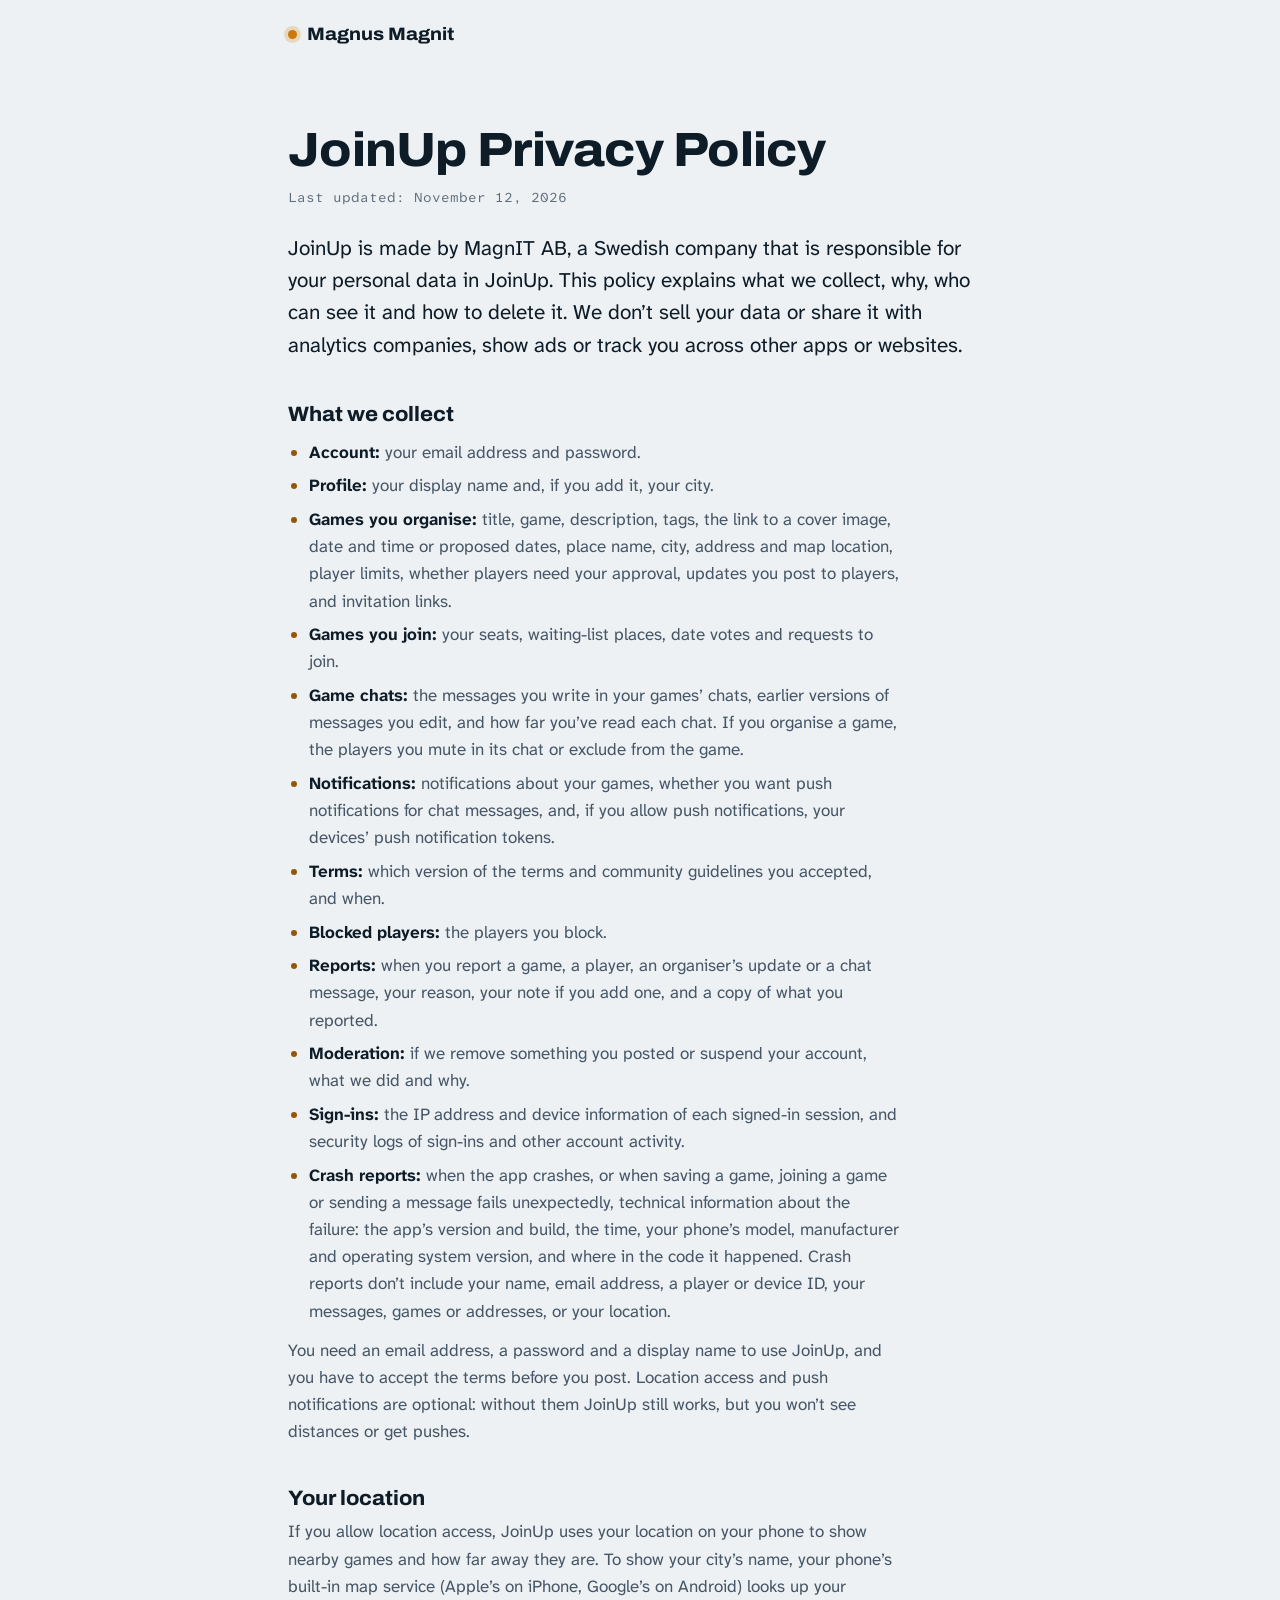
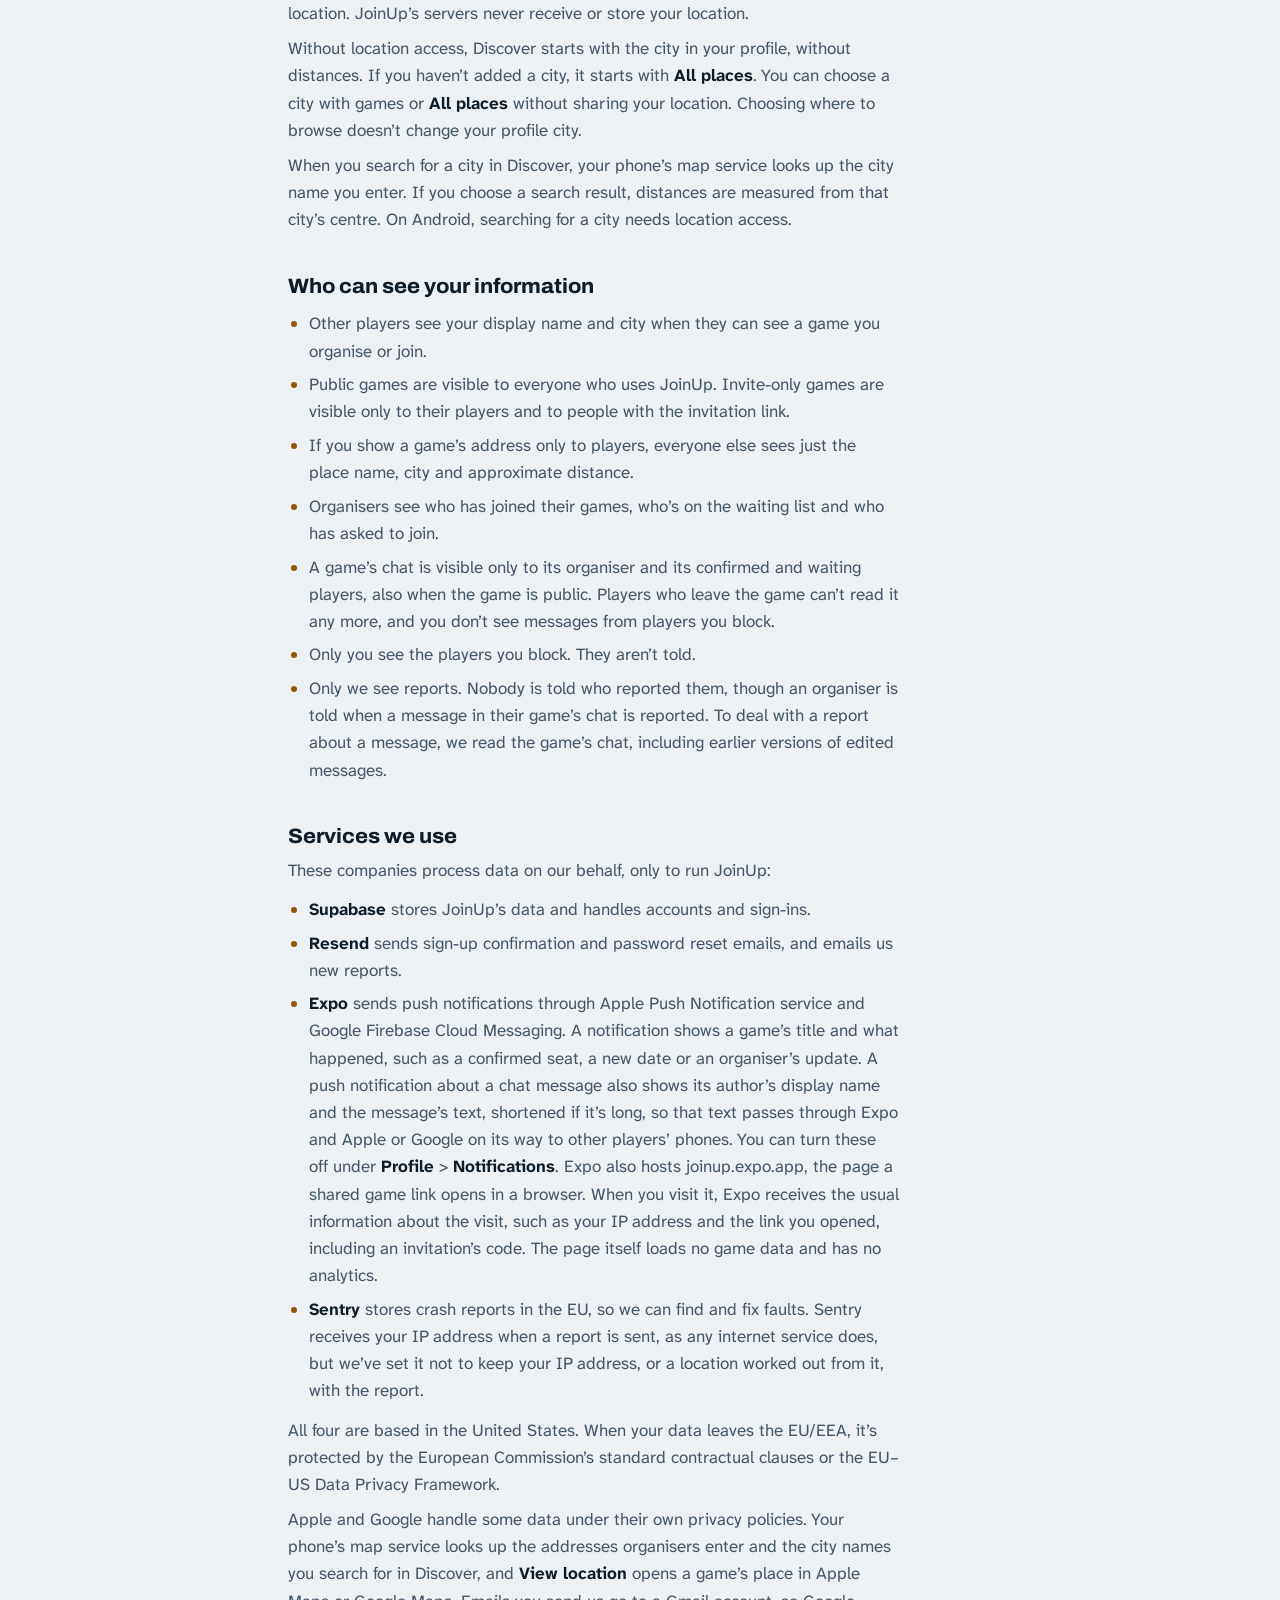
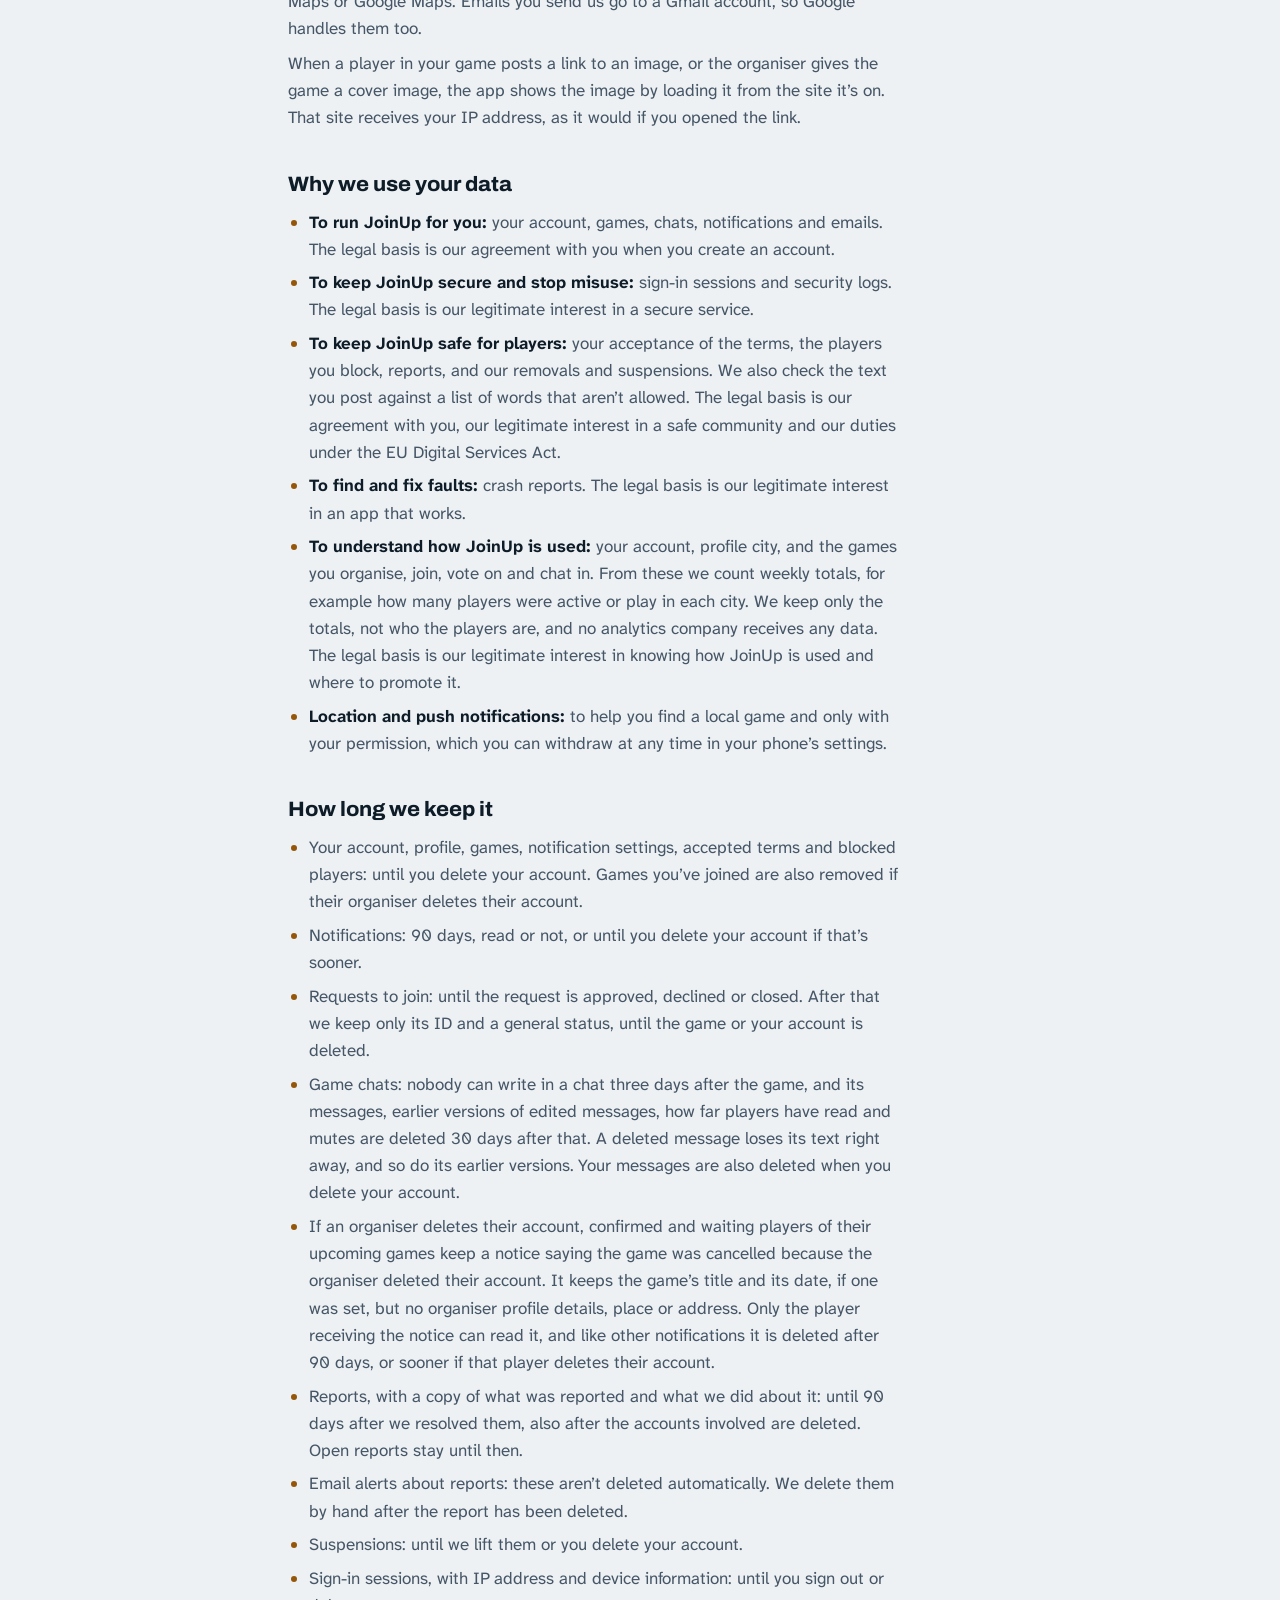
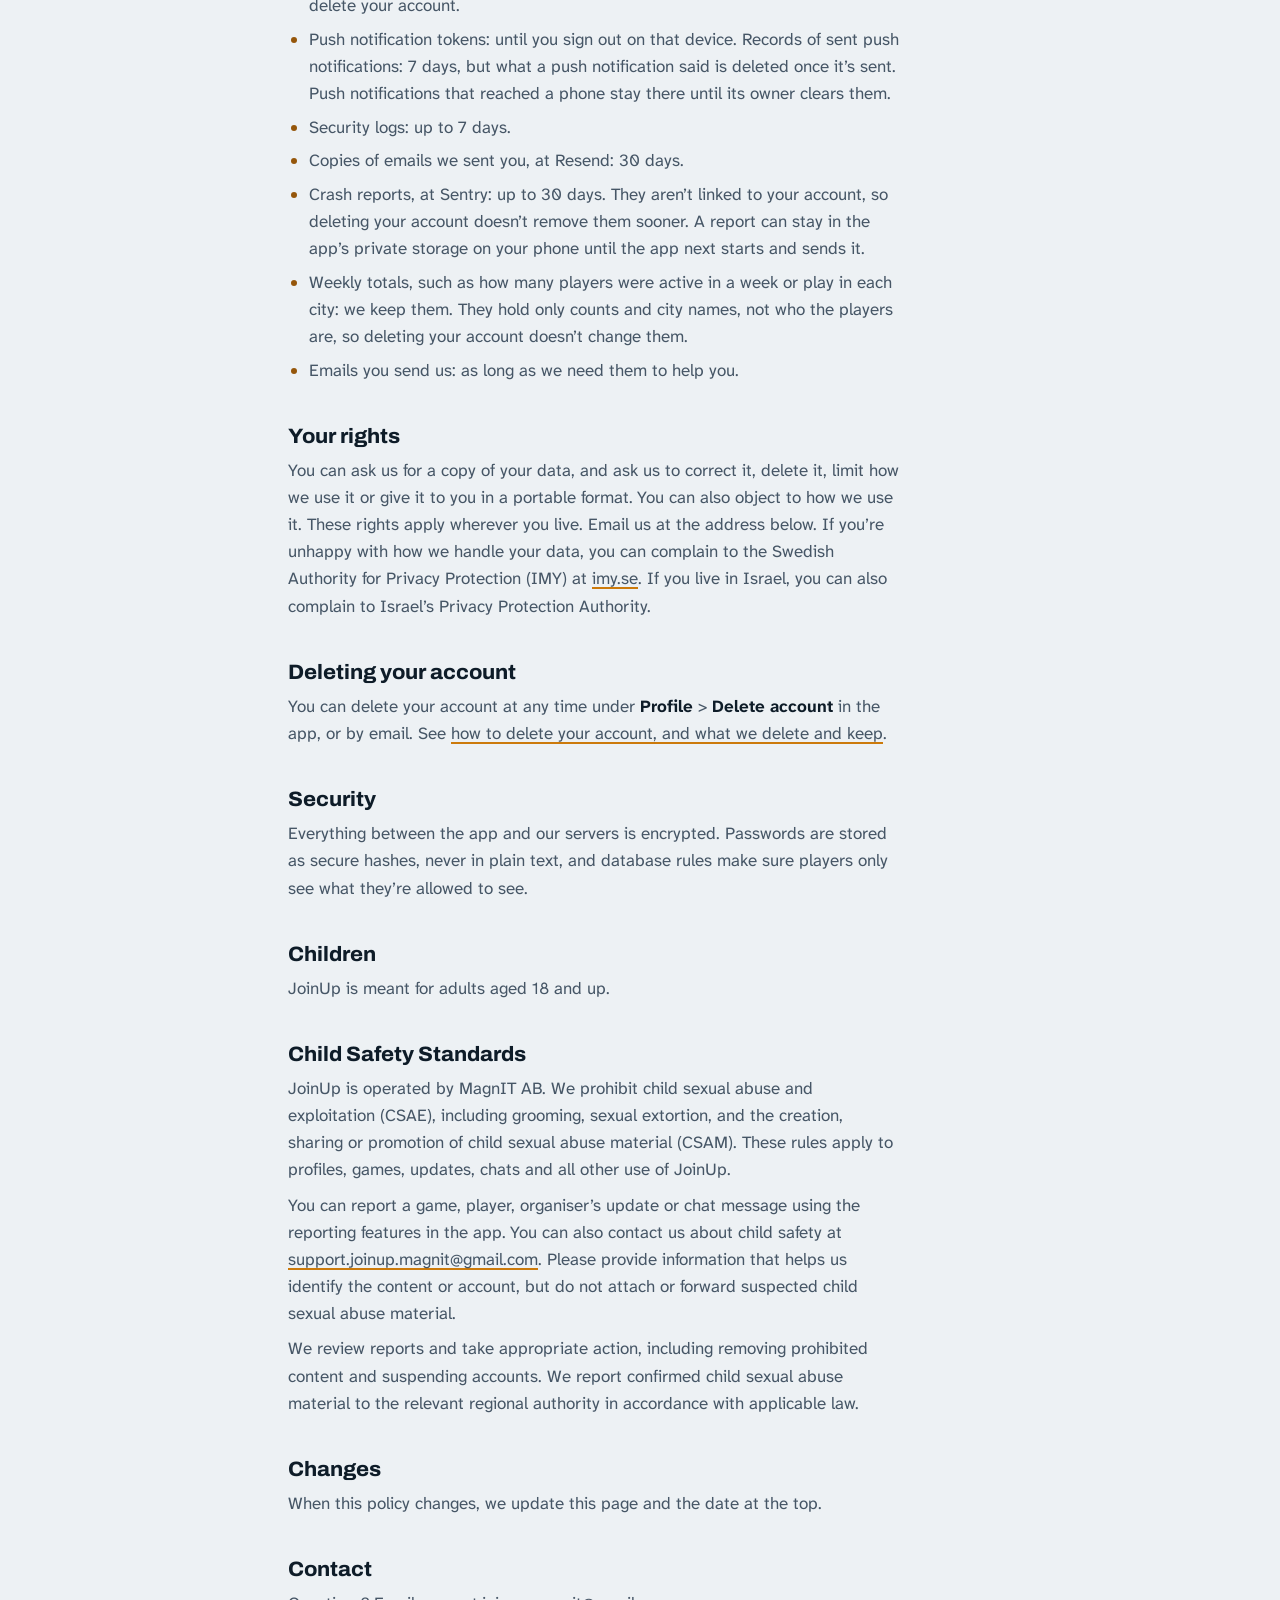
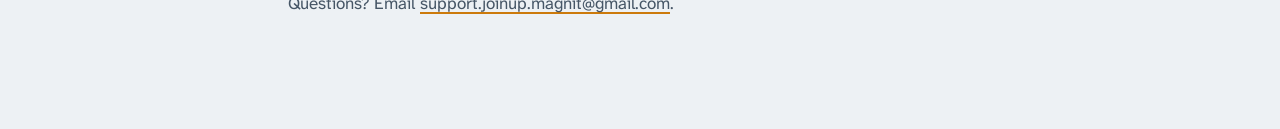
<file: joinup/privacy/index.html>
<!doctype html>
<html lang="en">
<head>
  <meta charset="utf-8">
  <meta name="viewport" content="width=device-width, initial-scale=1, viewport-fit=cover">
  <title>JoinUp Privacy Policy</title>
  <meta name="description" content="What JoinUp collects, why, who can see it and how to delete it.">
  <meta name="theme-color" content="#edf1f4" media="(prefers-color-scheme: light)">
  <meta name="theme-color" content="#0b1620" media="(prefers-color-scheme: dark)">
  <link rel="icon" href="../../favicon.svg" type="image/svg+xml">
  <link rel="preconnect" href="https://fonts.googleapis.com">
  <link rel="preconnect" href="https://fonts.gstatic.com" crossorigin>
  <link rel="stylesheet" href="https://fonts.googleapis.com/css2?family=Archivo:wdth,wght@62..125,100..900&family=Atkinson+Hyperlegible+Mono:wght@400;600&family=Atkinson+Hyperlegible+Next:wght@400;600;700&display=swap">
  <link rel="stylesheet" href="../../styles.css">
</head>
<body class="policy-page">
  <header class="site-header wrap">
    <a class="brand" href="../../"><span class="brand-blip" aria-hidden="true"></span>Magnus Magnit</a>
  </header>

  <main class="wrap policy">
    <h1>JoinUp Privacy Policy</h1>
    <p class="policy-updated">Last updated: <time datetime="2026-11-12">November 12, 2026</time></p>
    <p class="lead">JoinUp is made by MagnIT AB, a Swedish company that is responsible for your personal data in JoinUp. This policy explains what we collect, why, who can see it and how to delete it. We don’t sell your data or share it with analytics companies, show ads or track you across other apps or websites.</p>

    <section>
      <h2>What we collect</h2>
      <ul>
        <li><strong>Account:</strong> your email address and password.</li>
        <li><strong>Profile:</strong> your display name and, if you add it, your city.</li>
        <li><strong>Games you organise:</strong> title, game, description, tags, the link to a cover image, date and time or proposed dates, place name, city, address and map location, player limits, whether players need your approval, updates you post to players, and invitation links.</li>
        <li><strong>Games you join:</strong> your seats, waiting-list places, date votes and requests to join.</li>
        <li><strong>Game chats:</strong> the messages you write in your games’ chats, earlier versions of messages you edit, and how far you’ve read each chat. If you organise a game, the players you mute in its chat or exclude from the game.</li>
        <li><strong>Notifications:</strong> notifications about your games, whether you want push notifications for chat messages, and, if you allow push notifications, your devices’ push notification tokens.</li>
        <li><strong>Terms:</strong> which version of the terms and community guidelines you accepted, and when.</li>
        <li><strong>Blocked players:</strong> the players you block.</li>
        <li><strong>Reports:</strong> when you report a game, a player, an organiser’s update or a chat message, your reason, your note if you add one, and a copy of what you reported.</li>
        <li><strong>Moderation:</strong> if we remove something you posted or suspend your account, what we did and why.</li>
        <li><strong>Sign-ins:</strong> the IP address and device information of each signed-in session, and security logs of sign-ins and other account activity.</li>
        <li><strong>Crash reports:</strong> when the app crashes, or when saving a game, joining a game or sending a message fails unexpectedly, technical information about the failure: the app’s version and build, the time, your phone’s model, manufacturer and operating system version, and where in the code it happened. Crash reports don’t include your name, email address, a player or device ID, your messages, games or addresses, or your location.</li>
      </ul>
      <p>You need an email address, a password and a display name to use JoinUp, and you have to accept the terms before you post. Location access and push notifications are optional: without them JoinUp still works, but you won’t see distances or get pushes.</p>
    </section>

    <section>
      <h2>Your location</h2>
      <p>If you allow location access, JoinUp uses your location on your phone to show nearby games and how far away they are. To show your city’s name, your phone’s built-in map service (Apple’s on iPhone, Google’s on Android) looks up your location. JoinUp’s servers never receive or store your location.</p>
      <p>Without location access, Discover starts with the city in your profile, without distances. If you haven’t added a city, it starts with <strong>All places</strong>. You can choose a city with games or <strong>All places</strong> without sharing your location. Choosing where to browse doesn’t change your profile city.</p>
      <p>When you search for a city in Discover, your phone’s map service looks up the city name you enter. If you choose a search result, distances are measured from that city’s centre. On Android, searching for a city needs location access.</p>
    </section>

    <section>
      <h2>Who can see your information</h2>
      <ul>
        <li>Other players see your display name and city when they can see a game you organise or join.</li>
        <li>Public games are visible to everyone who uses JoinUp. Invite-only games are visible only to their players and to people with the invitation link.</li>
        <li>If you show a game’s address only to players, everyone else sees just the place name, city and approximate distance.</li>
        <li>Organisers see who has joined their games, who’s on the waiting list and who has asked to join.</li>
        <li>A game’s chat is visible only to its organiser and its confirmed and waiting players, also when the game is public. Players who leave the game can’t read it any more, and you don’t see messages from players you block.</li>
        <li>Only you see the players you block. They aren’t told.</li>
        <li>Only we see reports. Nobody is told who reported them, though an organiser is told when a message in their game’s chat is reported. To deal with a report about a message, we read the game’s chat, including earlier versions of edited messages.</li>
      </ul>
    </section>

    <section>
      <h2>Services we use</h2>
      <p>These companies process data on our behalf, only to run JoinUp:</p>
      <ul>
        <li><strong>Supabase</strong> stores JoinUp’s data and handles accounts and sign-ins.</li>
        <li><strong>Resend</strong> sends sign-up confirmation and password reset emails, and emails us new reports.</li>
        <li><strong>Expo</strong> sends push notifications through Apple Push Notification service and Google Firebase Cloud Messaging. A notification shows a game’s title and what happened, such as a confirmed seat, a new date or an organiser’s update. A push notification about a chat message also shows its author’s display name and the message’s text, shortened if it’s long, so that text passes through Expo and Apple or Google on its way to other players’ phones. You can turn these off under <strong>Profile</strong>&nbsp;&gt; <strong>Notifications</strong>. Expo also hosts joinup.expo.app, the page a shared game link opens in a browser. When you visit it, Expo receives the usual information about the visit, such as your IP address and the link you opened, including an invitation’s code. The page itself loads no game data and has no analytics.</li>
        <li><strong>Sentry</strong> stores crash reports in the EU, so we can find and fix faults. Sentry receives your IP address when a report is sent, as any internet service does, but we’ve set it not to keep your IP address, or a location worked out from it, with the report.</li>
      </ul>
      <p>All four are based in the United States. When your data leaves the EU/EEA, it’s protected by the European Commission’s standard contractual clauses or the EU–US Data Privacy Framework.</p>
      <p>Apple and Google handle some data under their own privacy policies. Your phone’s map service looks up the addresses organisers enter and the city names you search for in Discover, and <strong>View location</strong> opens a game’s place in Apple Maps or Google Maps. Emails you send us go to a Gmail account, so Google handles them too.</p>
      <p>When a player in your game posts a link to an image, or the organiser gives the game a cover image, the app shows the image by loading it from the site it’s on. That site receives your IP address, as it would if you opened the link.</p>
    </section>

    <section>
      <h2>Why we use your data</h2>
      <ul>
        <li><strong>To run JoinUp for you:</strong> your account, games, chats, notifications and emails. The legal basis is our agreement with you when you create an account.</li>
        <li><strong>To keep JoinUp secure and stop misuse:</strong> sign-in sessions and security logs. The legal basis is our legitimate interest in a secure service.</li>
        <li><strong>To keep JoinUp safe for players:</strong> your acceptance of the terms, the players you block, reports, and our removals and suspensions. We also check the text you post against a list of words that aren’t allowed. The legal basis is our agreement with you, our legitimate interest in a safe community and our duties under the EU Digital Services Act.</li>
        <li><strong>To find and fix faults:</strong> crash reports. The legal basis is our legitimate interest in an app that works.</li>
        <li><strong>To understand how JoinUp is used:</strong> your account, profile city, and the games you organise, join, vote on and chat in. From these we count weekly totals, for example how many players were active or play in each city. We keep only the totals, not who the players are, and no analytics company receives any data. The legal basis is our legitimate interest in knowing how JoinUp is used and where to promote it.</li>
        <li><strong>Location and push notifications:</strong> to help you find a local game and only with your permission, which you can withdraw at any time in your phone’s settings.</li>
      </ul>
    </section>

    <section>
      <h2>How long we keep it</h2>
      <ul>
        <li>Your account, profile, games, notification settings, accepted terms and blocked players: until you delete your account. Games you’ve joined are also removed if their organiser deletes their account.</li>
        <li>Notifications: 90 days, read or not, or until you delete your account if that’s sooner.</li>
        <li>Requests to join: until the request is approved, declined or closed. After that we keep only its ID and a general status, until the game or your account is deleted.</li>
        <li>Game chats: nobody can write in a chat three days after the game, and its messages, earlier versions of edited messages, how far players have read and mutes are deleted 30 days after that. A deleted message loses its text right away, and so do its earlier versions. Your messages are also deleted when you delete your account.</li>
        <li>If an organiser deletes their account, confirmed and waiting players of their upcoming games keep a notice saying the game was cancelled because the organiser deleted their account. It keeps the game’s title and its date, if one was set, but no organiser profile details, place or address. Only the player receiving the notice can read it, and like other notifications it is deleted after 90 days, or sooner if that player deletes their account.</li>
        <li>Reports, with a copy of what was reported and what we did about it: until 90 days after we resolved them, also after the accounts involved are deleted. Open reports stay until then.</li>
        <li>Email alerts about reports: these aren’t deleted automatically. We delete them by hand after the report has been deleted.</li>
        <li>Suspensions: until we lift them or you delete your account.</li>
        <li>Sign-in sessions, with IP address and device information: until you sign out or delete your account.</li>
        <li>Push notification tokens: until you sign out on that device. Records of sent push notifications: 7 days, but what a push notification said is deleted once it’s sent. Push notifications that reached a phone stay there until its owner clears them.</li>
        <li>Security logs: up to 7 days.</li>
        <li>Copies of emails we sent you, at Resend: 30 days.</li>
        <li>Crash reports, at Sentry: up to 30 days. They aren’t linked to your account, so deleting your account doesn’t remove them sooner. A report can stay in the app’s private storage on your phone until the app next starts and sends it.</li>
        <li>Weekly totals, such as how many players were active in a week or play in each city: we keep them. They hold only counts and city names, not who the players are, so deleting your account doesn’t change them.</li>
        <li>Emails you send us: as long as we need them to help you.</li>
      </ul>
    </section>

    <section>
      <h2>Your rights</h2>
      <p>You can ask us for a copy of your data, and ask us to correct it, delete it, limit how we use it or give it to you in a portable format. You can also object to how we use it. These rights apply wherever you live. Email us at the address below. If you’re unhappy with how we handle your data, you can complain to the Swedish Authority for Privacy Protection (IMY) at <a href="https://www.imy.se/en/">imy.se</a>. If you live in Israel, you can also complain to Israel’s Privacy Protection Authority.</p>
    </section>

    <section>
      <h2>Deleting your account</h2>
      <p>You can delete your account at any time under <strong>Profile</strong>&nbsp;&gt; <strong>Delete account</strong> in the app, or by email. See <a href="../delete-account/">how to delete your account, and what we delete and keep</a>.</p>
    </section>

    <section>
      <h2>Security</h2>
      <p>Everything between the app and our servers is encrypted. Passwords are stored as secure hashes, never in plain text, and database rules make sure players only see what they’re allowed to see.</p>
    </section>

    <section>
      <h2>Children</h2>
      <p>JoinUp is meant for adults aged 18 and up.</p>
    </section>

    <section id="child-safety">
      <h2>Child Safety Standards</h2>
      <p>JoinUp is operated by MagnIT AB. We prohibit child sexual abuse and exploitation (CSAE), including grooming, sexual extortion, and the creation, sharing or promotion of child sexual abuse material (CSAM). These rules apply to profiles, games, updates, chats and all other use of JoinUp.</p>
      <p>You can report a game, player, organiser’s update or chat message using the reporting features in the app. You can also contact us about child safety at <a href="mailto:support.joinup.magnit@gmail.com">support.joinup.magnit@gmail.com</a>. Please provide information that helps us identify the content or account, but do not attach or forward suspected child sexual abuse material.</p>
      <p>We review reports and take appropriate action, including removing prohibited content and suspending accounts. We report confirmed child sexual abuse material to the relevant regional authority in accordance with applicable law.</p>
    </section>

    <section>
      <h2>Changes</h2>
      <p>When this policy changes, we update this page and the date at the top.</p>
    </section>

    <section>
      <h2>Contact</h2>
      <p>Questions? Email <a href="mailto:support.joinup.magnit@gmail.com">support.joinup.magnit@gmail.com</a>.</p>
    </section>
  </main>
</body>
</html>
</file>
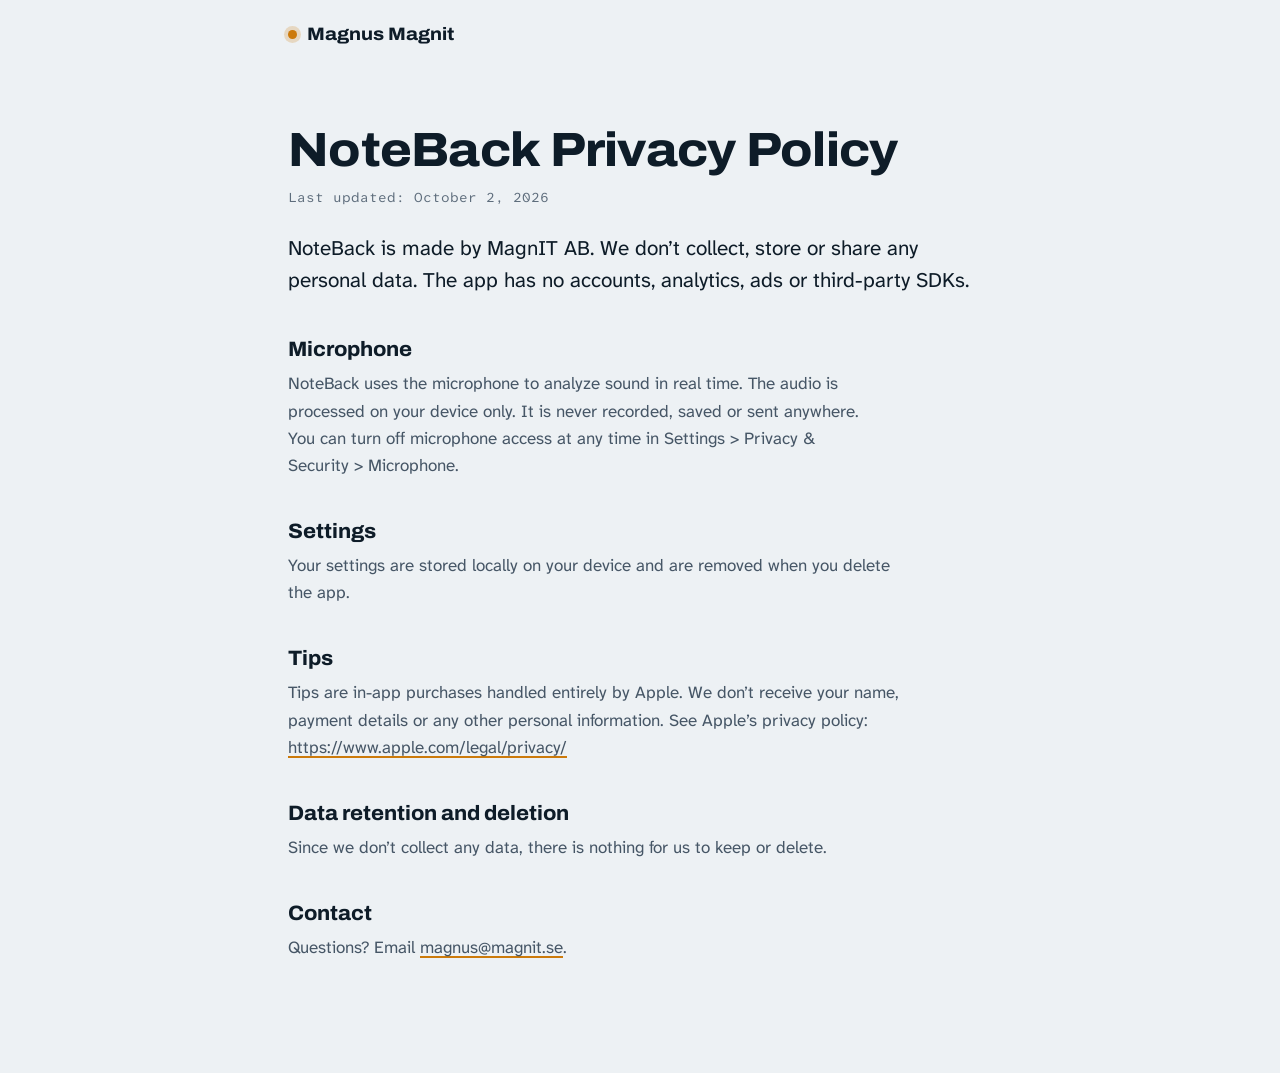
<file: noteback/privacy/index.html>
<!doctype html>
<html lang="en">
<head>
  <meta charset="utf-8">
  <meta name="viewport" content="width=device-width, initial-scale=1, viewport-fit=cover">
  <title>NoteBack Privacy Policy</title>
  <meta name="description" content="NoteBack doesn’t collect, store or share any personal data.">
  <meta name="theme-color" content="#edf1f4" media="(prefers-color-scheme: light)">
  <meta name="theme-color" content="#0b1620" media="(prefers-color-scheme: dark)">
  <link rel="icon" href="../../favicon.svg" type="image/svg+xml">
  <link rel="preconnect" href="https://fonts.googleapis.com">
  <link rel="preconnect" href="https://fonts.gstatic.com" crossorigin>
  <link rel="stylesheet" href="https://fonts.googleapis.com/css2?family=Archivo:wdth,wght@62..125,100..900&family=Atkinson+Hyperlegible+Mono:wght@400;600&family=Atkinson+Hyperlegible+Next:wght@400;600;700&display=swap">
  <link rel="stylesheet" href="../../styles.css">
</head>
<body class="policy-page">
  <header class="site-header wrap">
    <a class="brand" href="../../"><span class="brand-blip" aria-hidden="true"></span>Magnus Magnit</a>
  </header>

  <main class="wrap policy">
    <h1>NoteBack Privacy Policy</h1>
    <p class="policy-updated">Last updated: <time datetime="2026-10-02">October 2, 2026</time></p>
    <p class="lead">NoteBack is made by MagnIT AB. We don’t collect, store or share any personal data. The app has no accounts, analytics, ads or third-party SDKs.</p>

    <section>
      <h2>Microphone</h2>
      <p>NoteBack uses the microphone to analyze sound in real time. The audio is processed on your device only. It is never recorded, saved or sent anywhere. You can turn off microphone access at any time in Settings&nbsp;&gt; Privacy &amp; Security&nbsp;&gt; Microphone.</p>
    </section>

    <section>
      <h2>Settings</h2>
      <p>Your settings are stored locally on your device and are removed when you delete the app.</p>
    </section>

    <section>
      <h2>Tips</h2>
      <p>Tips are in-app purchases handled entirely by Apple. We don’t receive your name, payment details or any other personal information. See Apple’s privacy policy: <a href="https://www.apple.com/legal/privacy/">https://www.apple.com/legal/privacy/</a></p>
    </section>

    <section>
      <h2>Data retention and deletion</h2>
      <p>Since we don’t collect any data, there is nothing for us to keep or delete.</p>
    </section>

    <section>
      <h2>Contact</h2>
      <p>Questions? Email <a href="mailto:magnus@magnit.se">magnus@magnit.se</a>.</p>
    </section>
  </main>
</body>
</html>
</file>
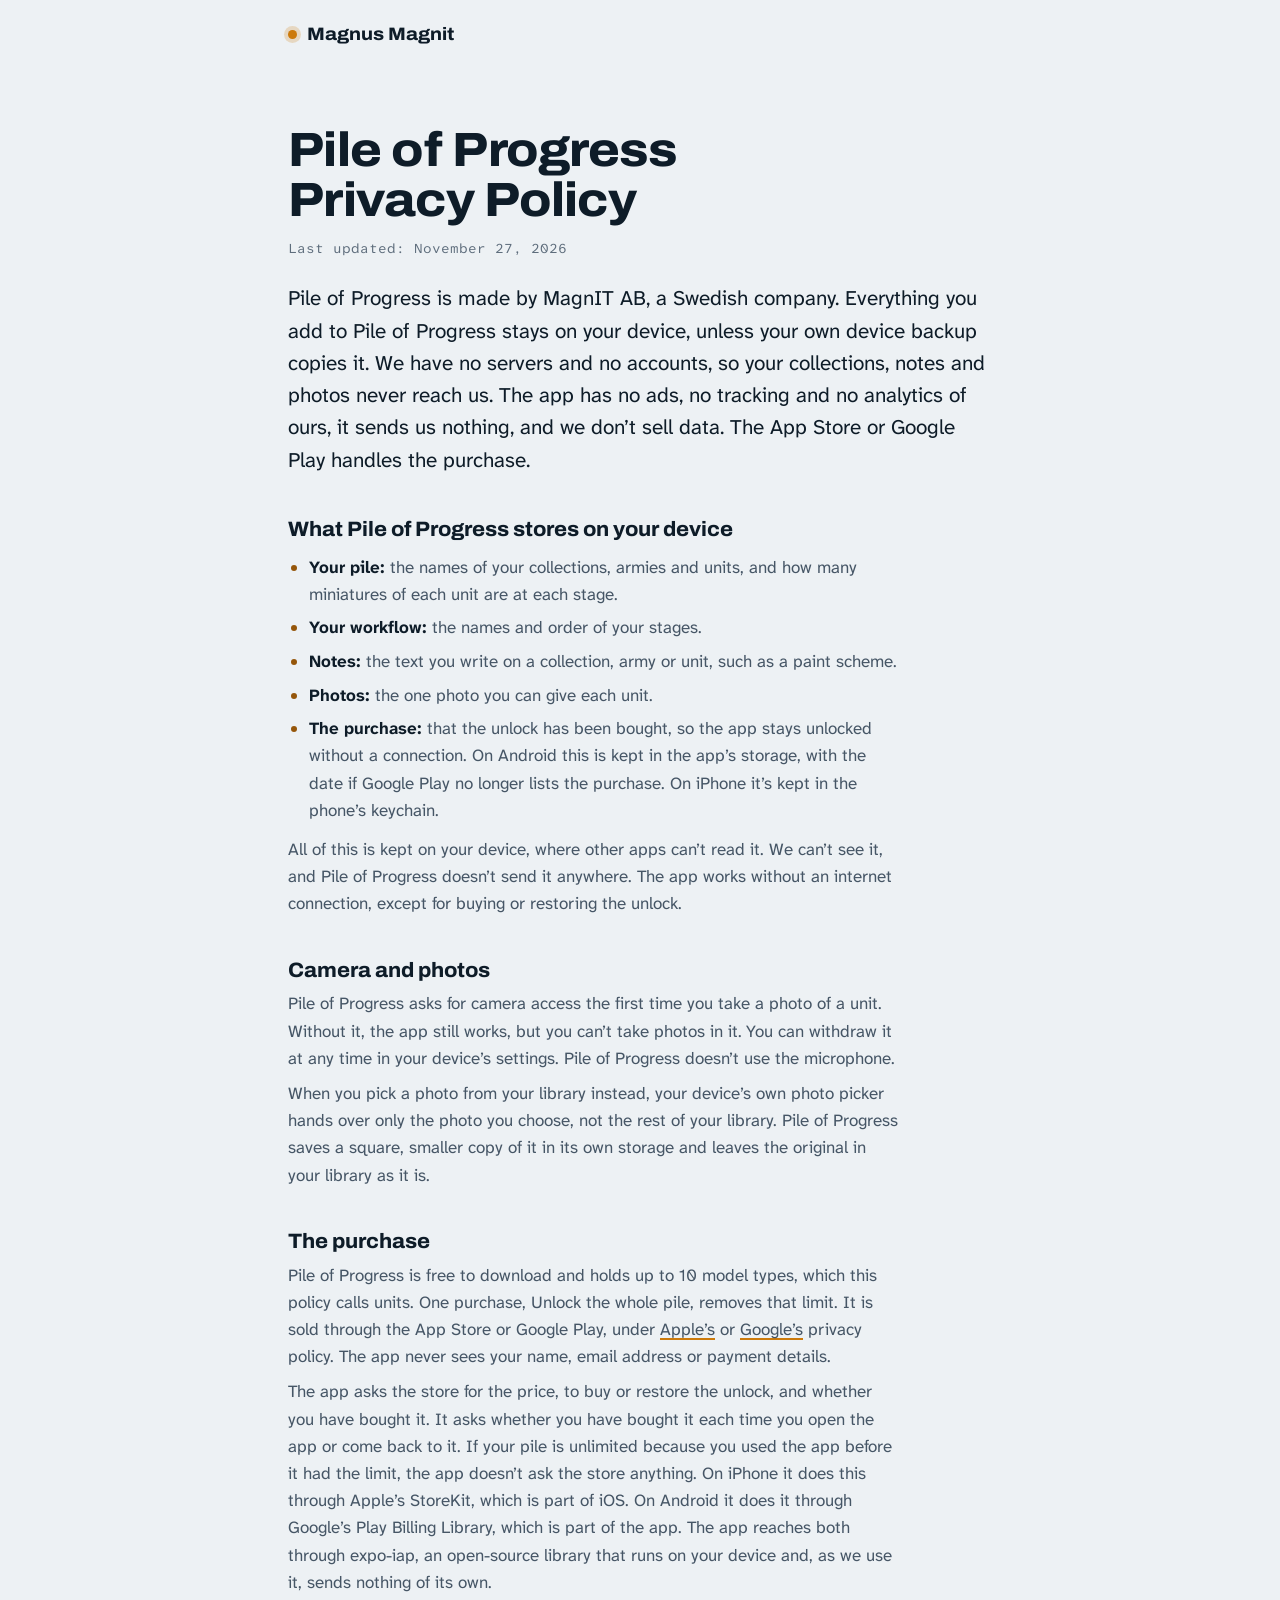
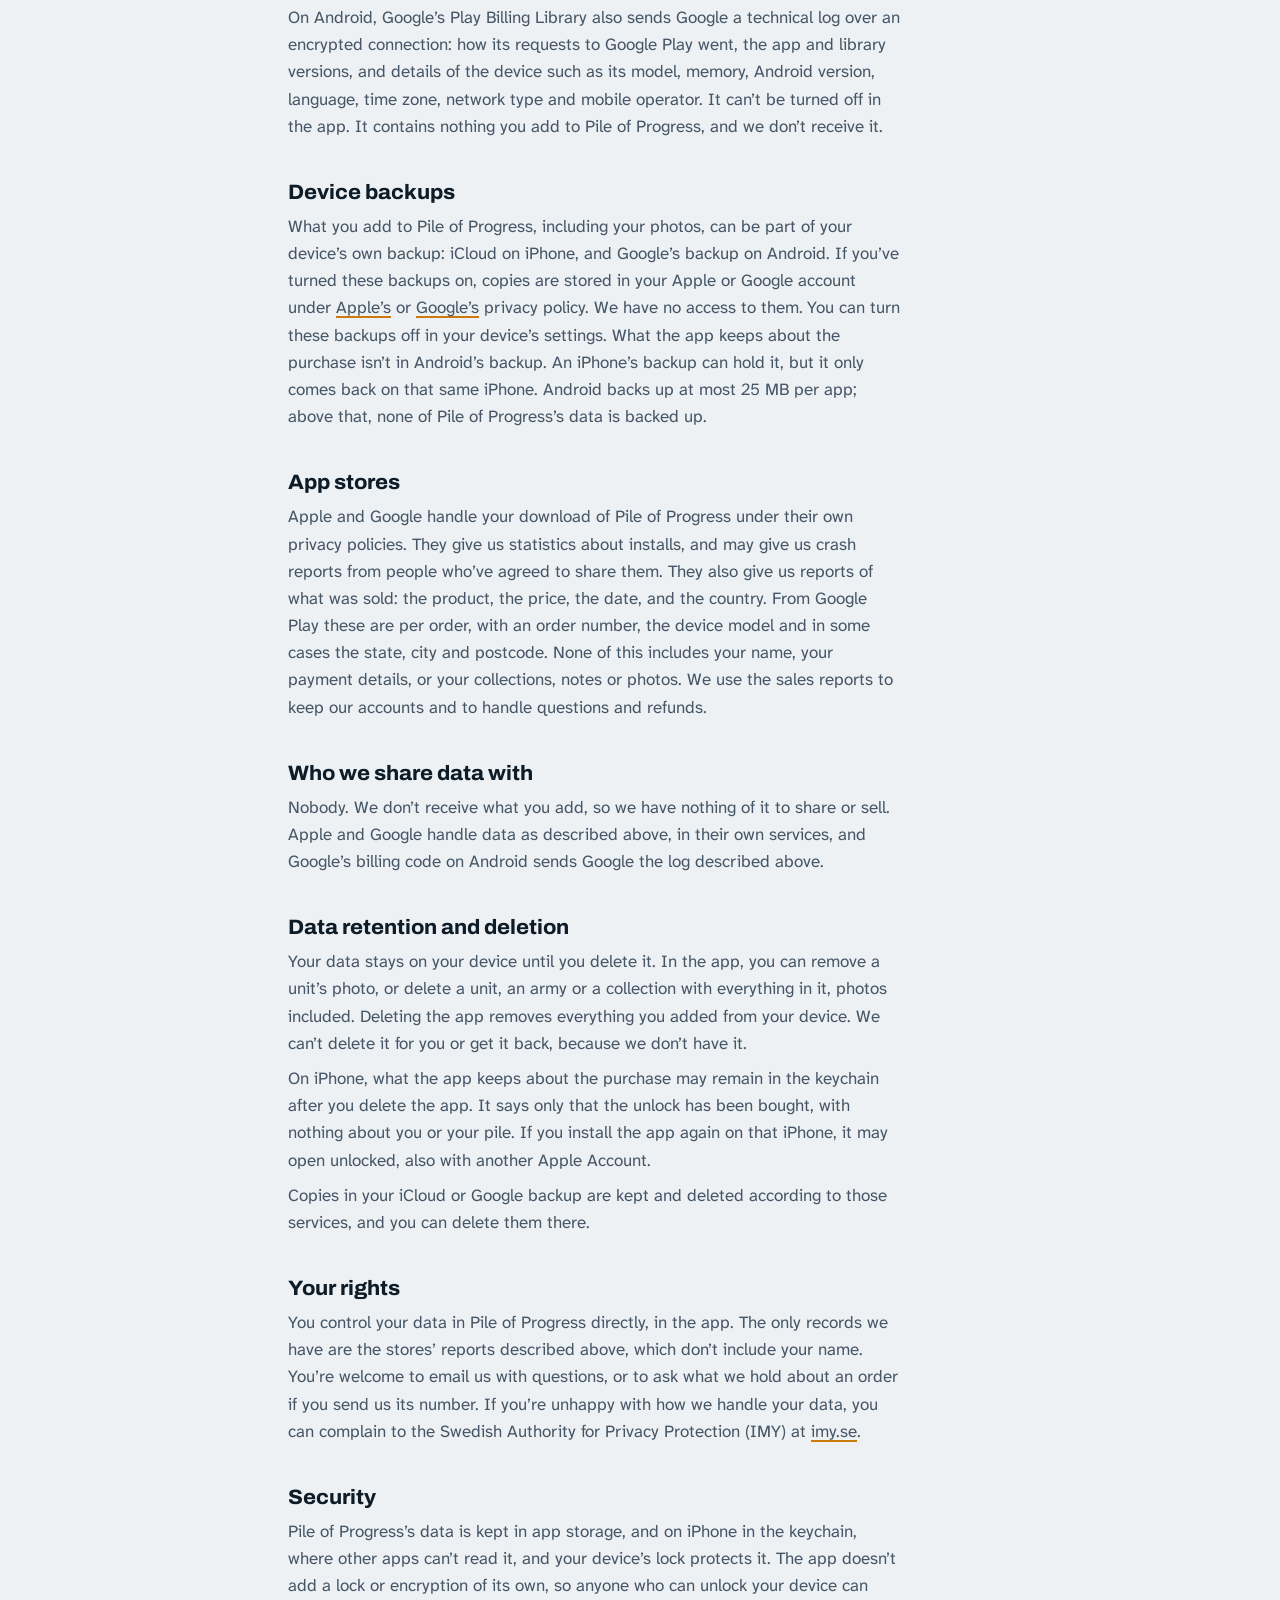
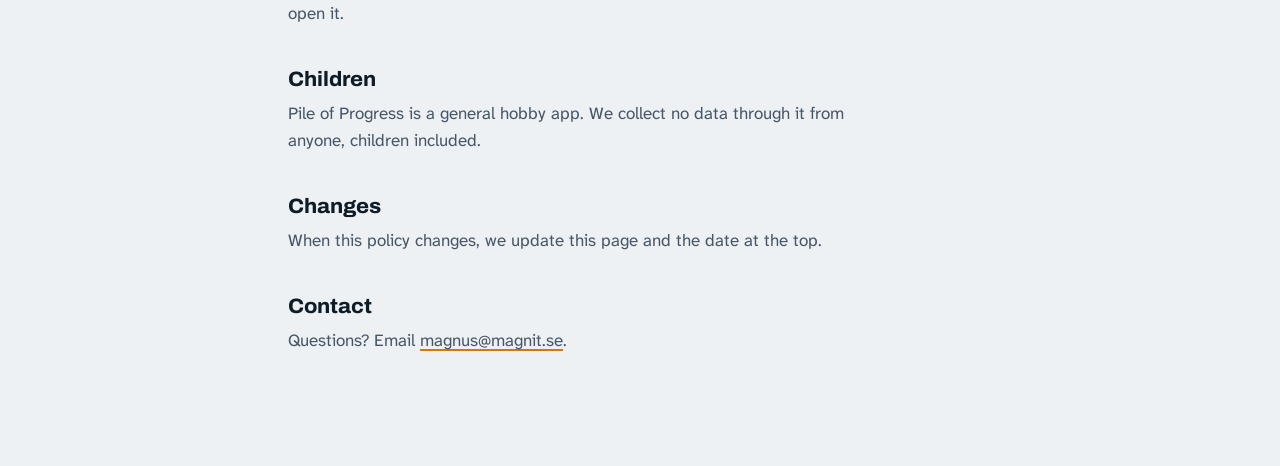
<file: pileofprogress/privacy/index.html>
<!doctype html>
<html lang="en">
<head>
  <meta charset="utf-8">
  <meta name="viewport" content="width=device-width, initial-scale=1, viewport-fit=cover">
  <title>Pile of Progress Privacy Policy</title>
  <meta name="description" content="Pile of Progress keeps your miniatures, notes and photos on your device. We never receive them.">
  <meta name="theme-color" content="#edf1f4" media="(prefers-color-scheme: light)">
  <meta name="theme-color" content="#0b1620" media="(prefers-color-scheme: dark)">
  <link rel="icon" href="../../favicon.svg" type="image/svg+xml">
  <link rel="preconnect" href="https://fonts.googleapis.com">
  <link rel="preconnect" href="https://fonts.gstatic.com" crossorigin>
  <link rel="stylesheet" href="https://fonts.googleapis.com/css2?family=Archivo:wdth,wght@62..125,100..900&family=Atkinson+Hyperlegible+Mono:wght@400;600&family=Atkinson+Hyperlegible+Next:wght@400;600;700&display=swap">
  <link rel="stylesheet" href="../../styles.css">
</head>
<body class="policy-page">
  <header class="site-header wrap">
    <a class="brand" href="../../"><span class="brand-blip" aria-hidden="true"></span>Magnus Magnit</a>
  </header>

  <main class="wrap policy">
    <h1>Pile of Progress Privacy Policy</h1>
    <p class="policy-updated">Last updated: <time datetime="2026-11-27">November 27, 2026</time></p>
    <p class="lead">Pile of Progress is made by MagnIT AB, a Swedish company. Everything you add to Pile of Progress stays on your device, unless your own device backup copies it. We have no servers and no accounts, so your collections, notes and photos never reach us. The app has no ads, no tracking and no analytics of ours, it sends us nothing, and we don’t sell data. The App Store or Google Play handles the purchase.</p>

    <section>
      <h2>What Pile of Progress stores on your device</h2>
      <ul>
        <li><strong>Your pile:</strong> the names of your collections, armies and units, and how many miniatures of each unit are at each stage.</li>
        <li><strong>Your workflow:</strong> the names and order of your stages.</li>
        <li><strong>Notes:</strong> the text you write on a collection, army or unit, such as a paint scheme.</li>
        <li><strong>Photos:</strong> the one photo you can give each unit.</li>
        <li><strong>The purchase:</strong> that the unlock has been bought, so the app stays unlocked without a connection. On Android this is kept in the app’s storage, with the date if Google Play no longer lists the purchase. On iPhone it’s kept in the phone’s keychain.</li>
      </ul>
      <p>All of this is kept on your device, where other apps can’t read it. We can’t see it, and Pile of Progress doesn’t send it anywhere. The app works without an internet connection, except for buying or restoring the unlock.</p>
    </section>

    <section>
      <h2>Camera and photos</h2>
      <p>Pile of Progress asks for camera access the first time you take a photo of a unit. Without it, the app still works, but you can’t take photos in it. You can withdraw it at any time in your device’s settings. Pile of Progress doesn’t use the microphone.</p>
      <p>When you pick a photo from your library instead, your device’s own photo picker hands over only the photo you choose, not the rest of your library. Pile of Progress saves a square, smaller copy of it in its own storage and leaves the original in your library as it is.</p>
    </section>

    <section>
      <h2>The purchase</h2>
      <p>Pile of Progress is free to download and holds up to 10 model types, which this policy calls units. One purchase, Unlock the whole pile, removes that limit. It is sold through the App Store or Google Play, under <a href="https://www.apple.com/legal/privacy/">Apple’s</a> or <a href="https://policies.google.com/privacy">Google’s</a> privacy policy. The app never sees your name, email address or payment details.</p>
      <p>The app asks the store for the price, to buy or restore the unlock, and whether you have bought it. It asks whether you have bought it each time you open the app or come back to it. If your pile is unlimited because you used the app before it had the limit, the app doesn’t ask the store anything. On iPhone it does this through Apple’s StoreKit, which is part of iOS. On Android it does it through Google’s Play Billing Library, which is part of the app. The app reaches both through expo-iap, an open-source library that runs on your device and, as we use it, sends nothing of its own.</p>
      <p>On Android, Google’s Play Billing Library also sends Google a technical log over an encrypted connection: how its requests to Google Play went, the app and library versions, and details of the device such as its model, memory, Android version, language, time zone, network type and mobile operator. It can’t be turned off in the app. It contains nothing you add to Pile of Progress, and we don’t receive it.</p>
    </section>

    <section>
      <h2>Device backups</h2>
      <p>What you add to Pile of Progress, including your photos, can be part of your device’s own backup: iCloud on iPhone, and Google’s backup on Android. If you’ve turned these backups on, copies are stored in your Apple or Google account under <a href="https://www.apple.com/legal/privacy/">Apple’s</a> or <a href="https://policies.google.com/privacy">Google’s</a> privacy policy. We have no access to them. You can turn these backups off in your device’s settings. What the app keeps about the purchase isn’t in Android’s backup. An iPhone’s backup can hold it, but it only comes back on that same iPhone. Android backs up at most 25 MB per app; above that, none of Pile of Progress’s data is backed up.</p>
    </section>

    <section>
      <h2>App stores</h2>
      <p>Apple and Google handle your download of Pile of Progress under their own privacy policies. They give us statistics about installs, and may give us crash reports from people who’ve agreed to share them. They also give us reports of what was sold: the product, the price, the date, and the country. From Google Play these are per order, with an order number, the device model and in some cases the state, city and postcode. None of this includes your name, your payment details, or your collections, notes or photos. We use the sales reports to keep our accounts and to handle questions and refunds.</p>
    </section>

    <section>
      <h2>Who we share data with</h2>
      <p>Nobody. We don’t receive what you add, so we have nothing of it to share or sell. Apple and Google handle data as described above, in their own services, and Google’s billing code on Android sends Google the log described above.</p>
    </section>

    <section>
      <h2>Data retention and deletion</h2>
      <p>Your data stays on your device until you delete it. In the app, you can remove a unit’s photo, or delete a unit, an army or a collection with everything in it, photos included. Deleting the app removes everything you added from your device. We can’t delete it for you or get it back, because we don’t have it.</p>
      <p>On iPhone, what the app keeps about the purchase may remain in the keychain after you delete the app. It says only that the unlock has been bought, with nothing about you or your pile. If you install the app again on that iPhone, it may open unlocked, also with another Apple Account.</p>
      <p>Copies in your iCloud or Google backup are kept and deleted according to those services, and you can delete them there.</p>
    </section>

    <section>
      <h2>Your rights</h2>
      <p>You control your data in Pile of Progress directly, in the app. The only records we have are the stores’ reports described above, which don’t include your name. You’re welcome to email us with questions, or to ask what we hold about an order if you send us its number. If you’re unhappy with how we handle your data, you can complain to the Swedish Authority for Privacy Protection (IMY) at <a href="https://www.imy.se/en/">imy.se</a>.</p>
    </section>

    <section>
      <h2>Security</h2>
      <p>Pile of Progress’s data is kept in app storage, and on iPhone in the keychain, where other apps can’t read it, and your device’s lock protects it. The app doesn’t add a lock or encryption of its own, so anyone who can unlock your device can open it.</p>
    </section>

    <section>
      <h2>Children</h2>
      <p>Pile of Progress is a general hobby app. We collect no data through it from anyone, children included.</p>
    </section>

    <section>
      <h2>Changes</h2>
      <p>When this policy changes, we update this page and the date at the top.</p>
    </section>

    <section>
      <h2>Contact</h2>
      <p>Questions? Email <a href="mailto:magnus@magnit.se">magnus@magnit.se</a>.</p>
    </section>
  </main>
</body>
</html>
</file>
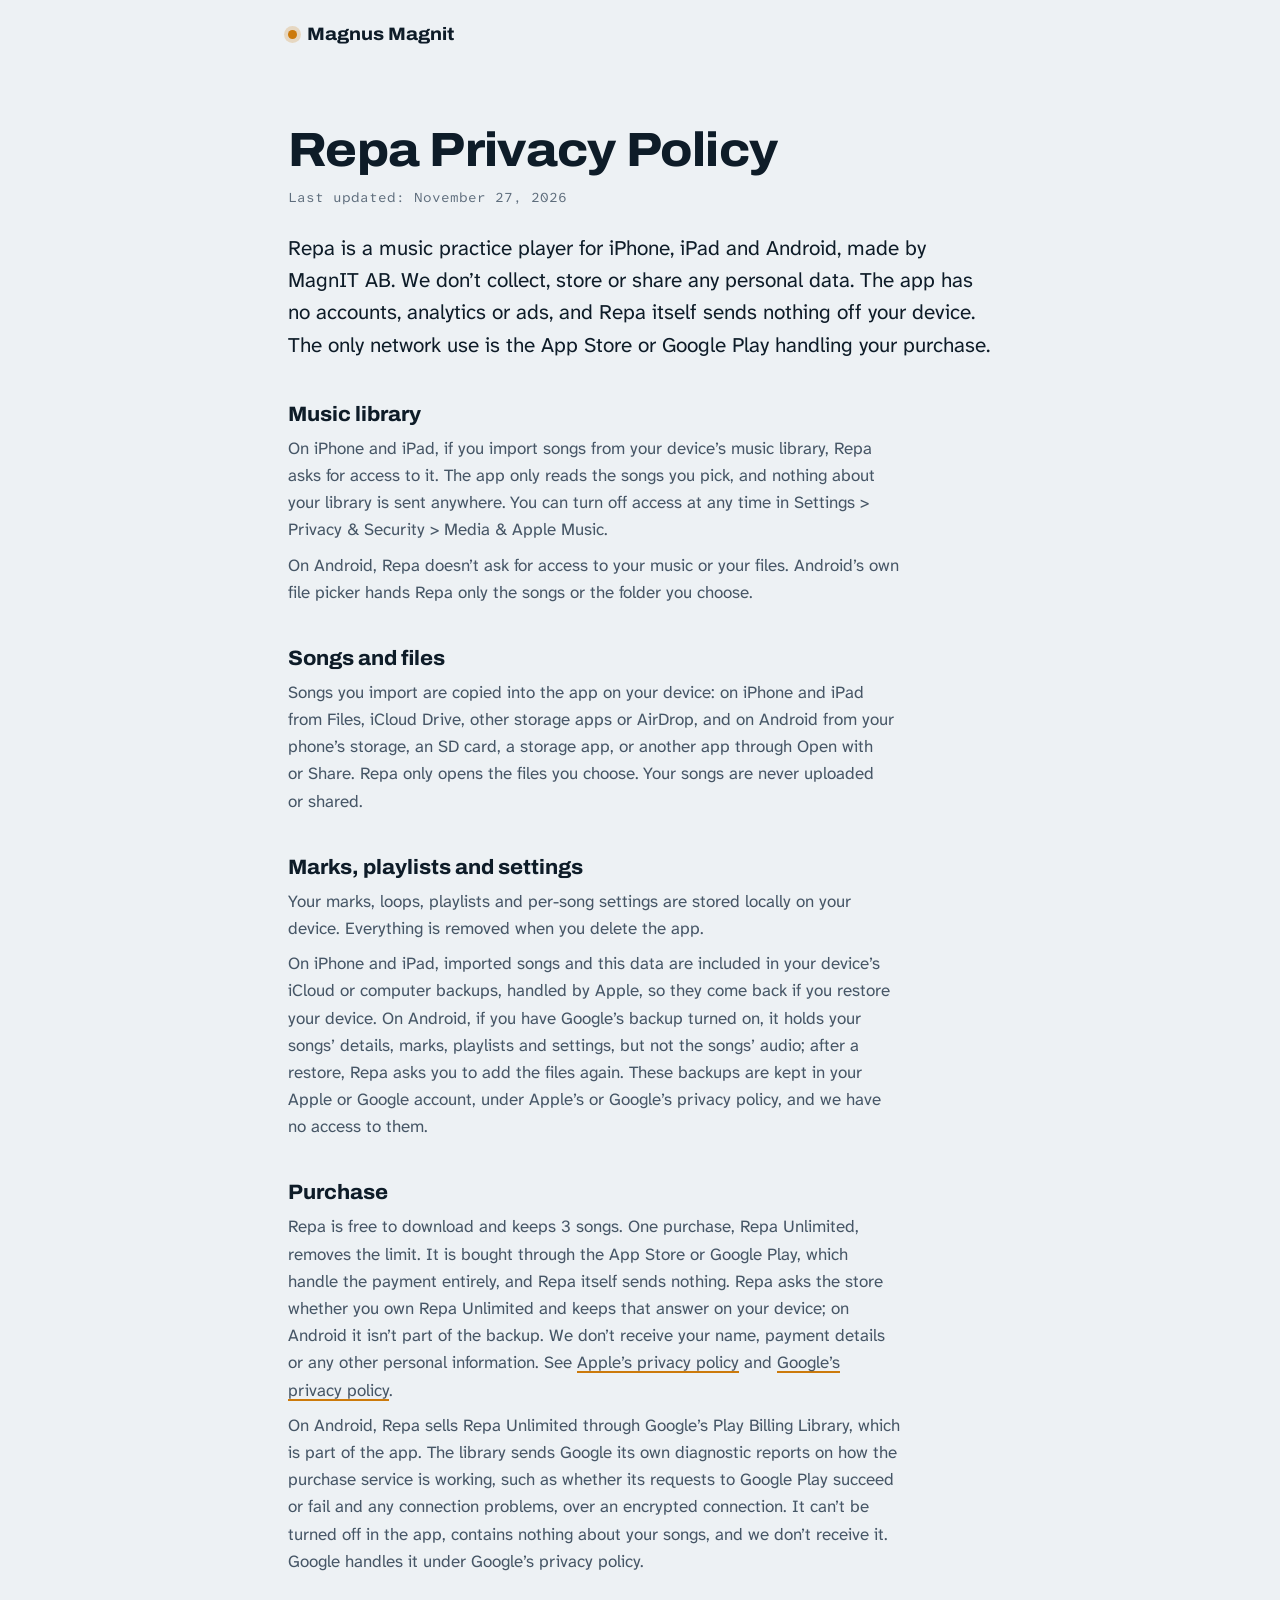
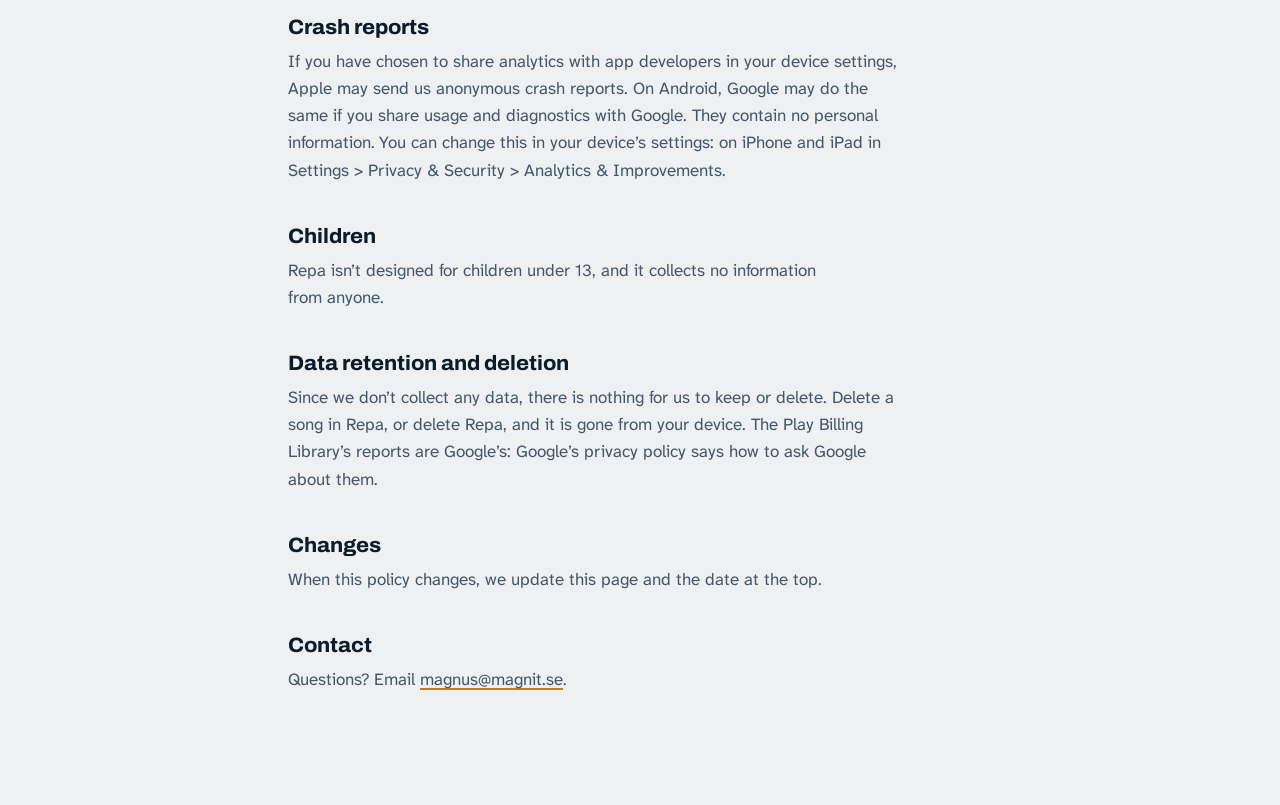
<file: repa/privacy/index.html>
<!doctype html>
<html lang="en">
<head>
  <meta charset="utf-8">
  <meta name="viewport" content="width=device-width, initial-scale=1, viewport-fit=cover">
  <title>Repa Privacy Policy</title>
  <meta name="description" content="Repa, on iPhone, iPad and Android, doesn’t collect, store or share any personal data.">
  <meta name="theme-color" content="#edf1f4" media="(prefers-color-scheme: light)">
  <meta name="theme-color" content="#0b1620" media="(prefers-color-scheme: dark)">
  <link rel="icon" href="../../favicon.svg" type="image/svg+xml">
  <link rel="preconnect" href="https://fonts.googleapis.com">
  <link rel="preconnect" href="https://fonts.gstatic.com" crossorigin>
  <link rel="stylesheet" href="https://fonts.googleapis.com/css2?family=Archivo:wdth,wght@62..125,100..900&family=Atkinson+Hyperlegible+Mono:wght@400;600&family=Atkinson+Hyperlegible+Next:wght@400;600;700&display=swap">
  <link rel="stylesheet" href="../../styles.css">
</head>
<body class="policy-page">
  <header class="site-header wrap">
    <a class="brand" href="../../"><span class="brand-blip" aria-hidden="true"></span>Magnus Magnit</a>
  </header>

  <main class="wrap policy">
    <h1>Repa Privacy Policy</h1>
    <p class="policy-updated">Last updated: <time datetime="2026-11-27">November 27, 2026</time></p>
    <p class="lead">Repa is a music practice player for iPhone, iPad and Android, made by MagnIT AB. We don’t collect, store or share any personal data. The app has no accounts, analytics or ads, and Repa itself sends nothing off your device. The only network use is the App Store or Google Play handling your purchase.</p>

    <section>
      <h2>Music library</h2>
      <p>On iPhone and iPad, if you import songs from your device’s music library, Repa asks for access to it. The app only reads the songs you pick, and nothing about your library is sent anywhere. You can turn off access at any time in Settings&nbsp;&gt; Privacy &amp; Security&nbsp;&gt; Media &amp; Apple Music.</p>
      <p>On Android, Repa doesn’t ask for access to your music or your files. Android’s own file picker hands Repa only the songs or the folder you choose.</p>
    </section>

    <section>
      <h2>Songs and files</h2>
      <p>Songs you import are copied into the app on your device: on iPhone and iPad from Files, iCloud Drive, other storage apps or AirDrop, and on Android from your phone’s storage, an SD card, a storage app, or another app through Open with or Share. Repa only opens the files you choose. Your songs are never uploaded or shared.</p>
    </section>

    <section>
      <h2>Marks, playlists and settings</h2>
      <p>Your marks, loops, playlists and per-song settings are stored locally on your device. Everything is removed when you delete the app.</p>
      <p>On iPhone and iPad, imported songs and this data are included in your device’s iCloud or computer backups, handled by Apple, so they come back if you restore your device. On Android, if you have Google’s backup turned on, it holds your songs’ details, marks, playlists and settings, but not the songs’ audio; after a restore, Repa asks you to add the files again. These backups are kept in your Apple or Google account, under Apple’s or Google’s privacy policy, and we have no access to them.</p>
    </section>

    <section>
      <h2>Purchase</h2>
      <p>Repa is free to download and keeps 3 songs. One purchase, Repa Unlimited, removes the limit. It is bought through the App Store or Google Play, which handle the payment entirely, and Repa itself sends nothing. Repa asks the store whether you own Repa Unlimited and keeps that answer on your device; on Android it isn’t part of the backup. We don’t receive your name, payment details or any other personal information. See <a href="https://www.apple.com/legal/privacy/">Apple’s privacy policy</a> and <a href="https://policies.google.com/privacy">Google’s privacy policy</a>.</p>
      <p>On Android, Repa sells Repa Unlimited through Google’s Play Billing Library, which is part of the app. The library sends Google its own diagnostic reports on how the purchase service is working, such as whether its requests to Google Play succeed or fail and any connection problems, over an encrypted connection. It can’t be turned off in the app, contains nothing about your songs, and we don’t receive it. Google handles it under Google’s privacy policy.</p>
    </section>

    <section>
      <h2>Crash reports</h2>
      <p>If you have chosen to share analytics with app developers in your device settings, Apple may send us anonymous crash reports. On Android, Google may do the same if you share usage and diagnostics with Google. They contain no personal information. You can change this in your device’s settings: on iPhone and iPad in Settings&nbsp;&gt; Privacy &amp; Security&nbsp;&gt; Analytics &amp; Improvements.</p>
    </section>

    <section>
      <h2>Children</h2>
      <p>Repa isn’t designed for children under 13, and it collects no information from anyone.</p>
    </section>

    <section>
      <h2>Data retention and deletion</h2>
      <p>Since we don’t collect any data, there is nothing for us to keep or delete. Delete a song in Repa, or delete Repa, and it is gone from your device. The Play Billing Library’s reports are Google’s: Google’s privacy policy says how to ask Google about them.</p>
    </section>

    <section>
      <h2>Changes</h2>
      <p>When this policy changes, we update this page and the date at the top.</p>
    </section>

    <section>
      <h2>Contact</h2>
      <p>Questions? Email <a href="mailto:magnus@magnit.se">magnus@magnit.se</a>.</p>
    </section>
  </main>
</body>
</html>
</file>
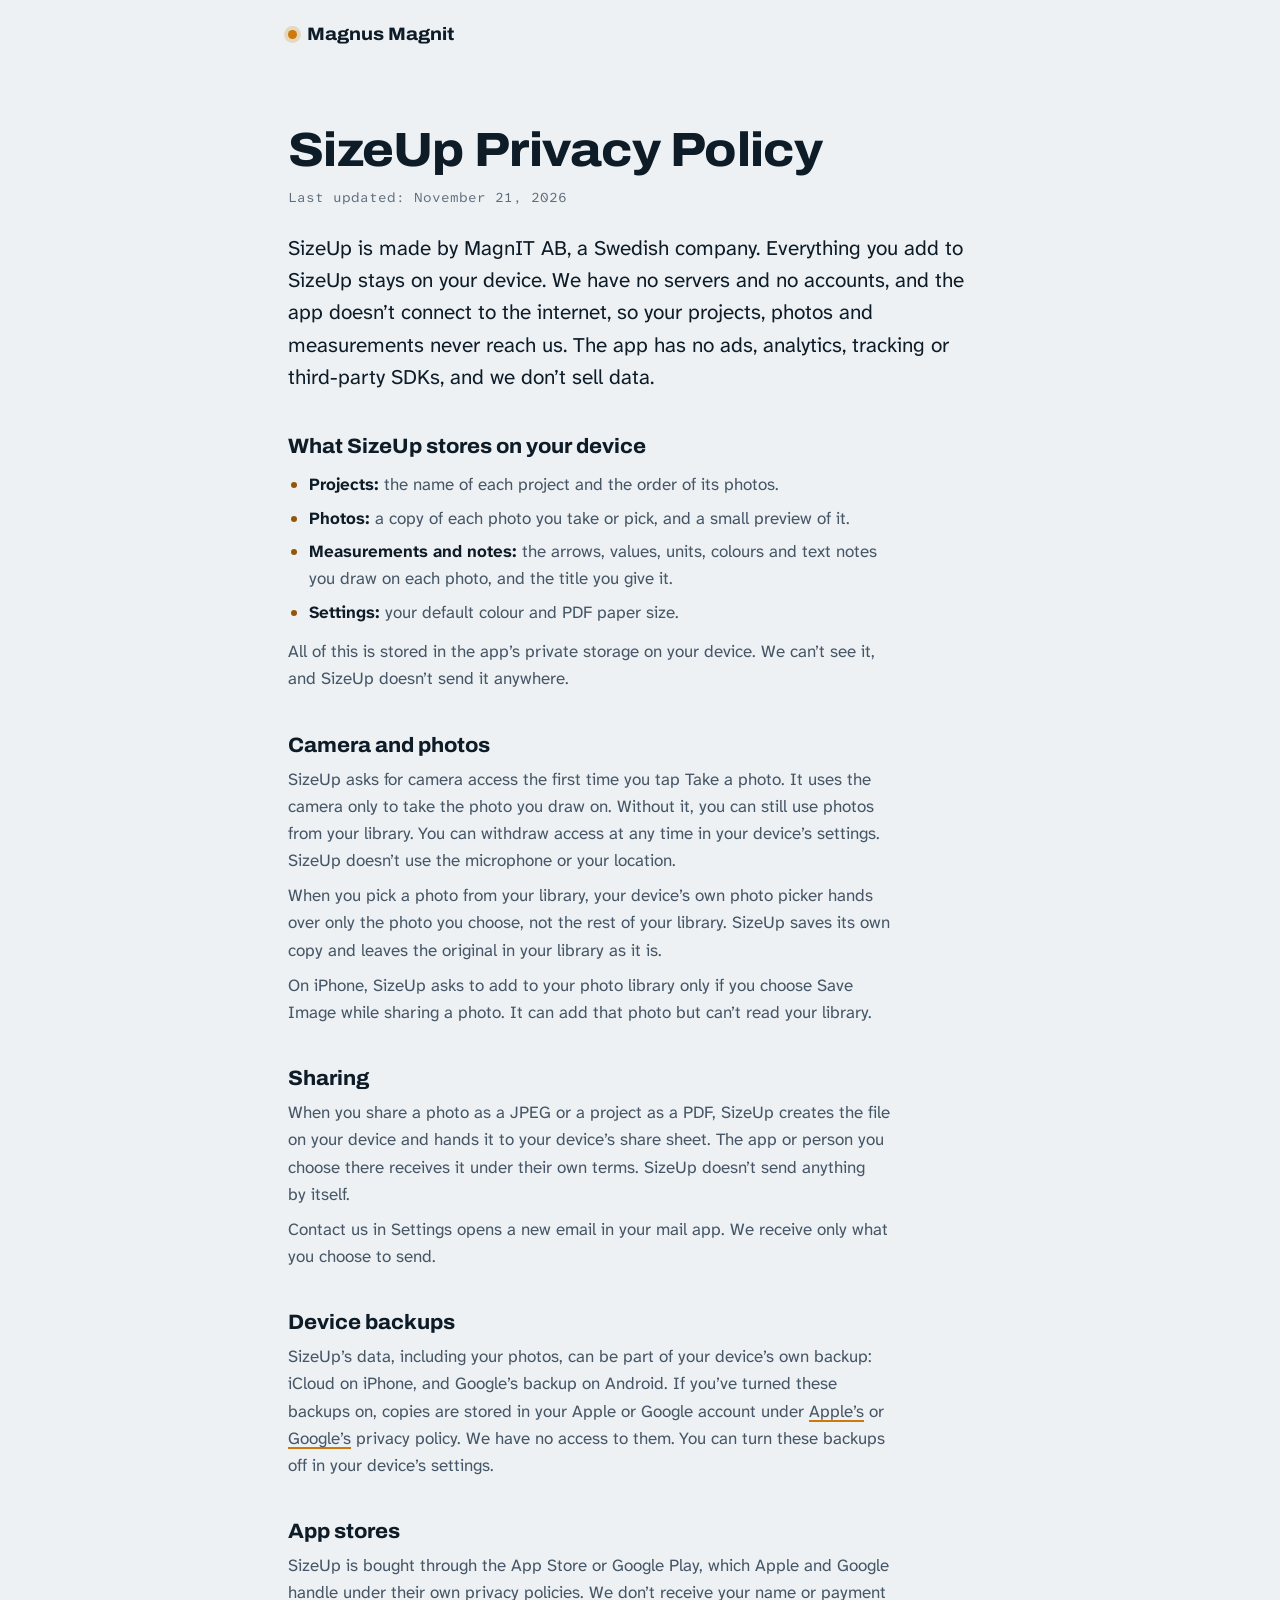
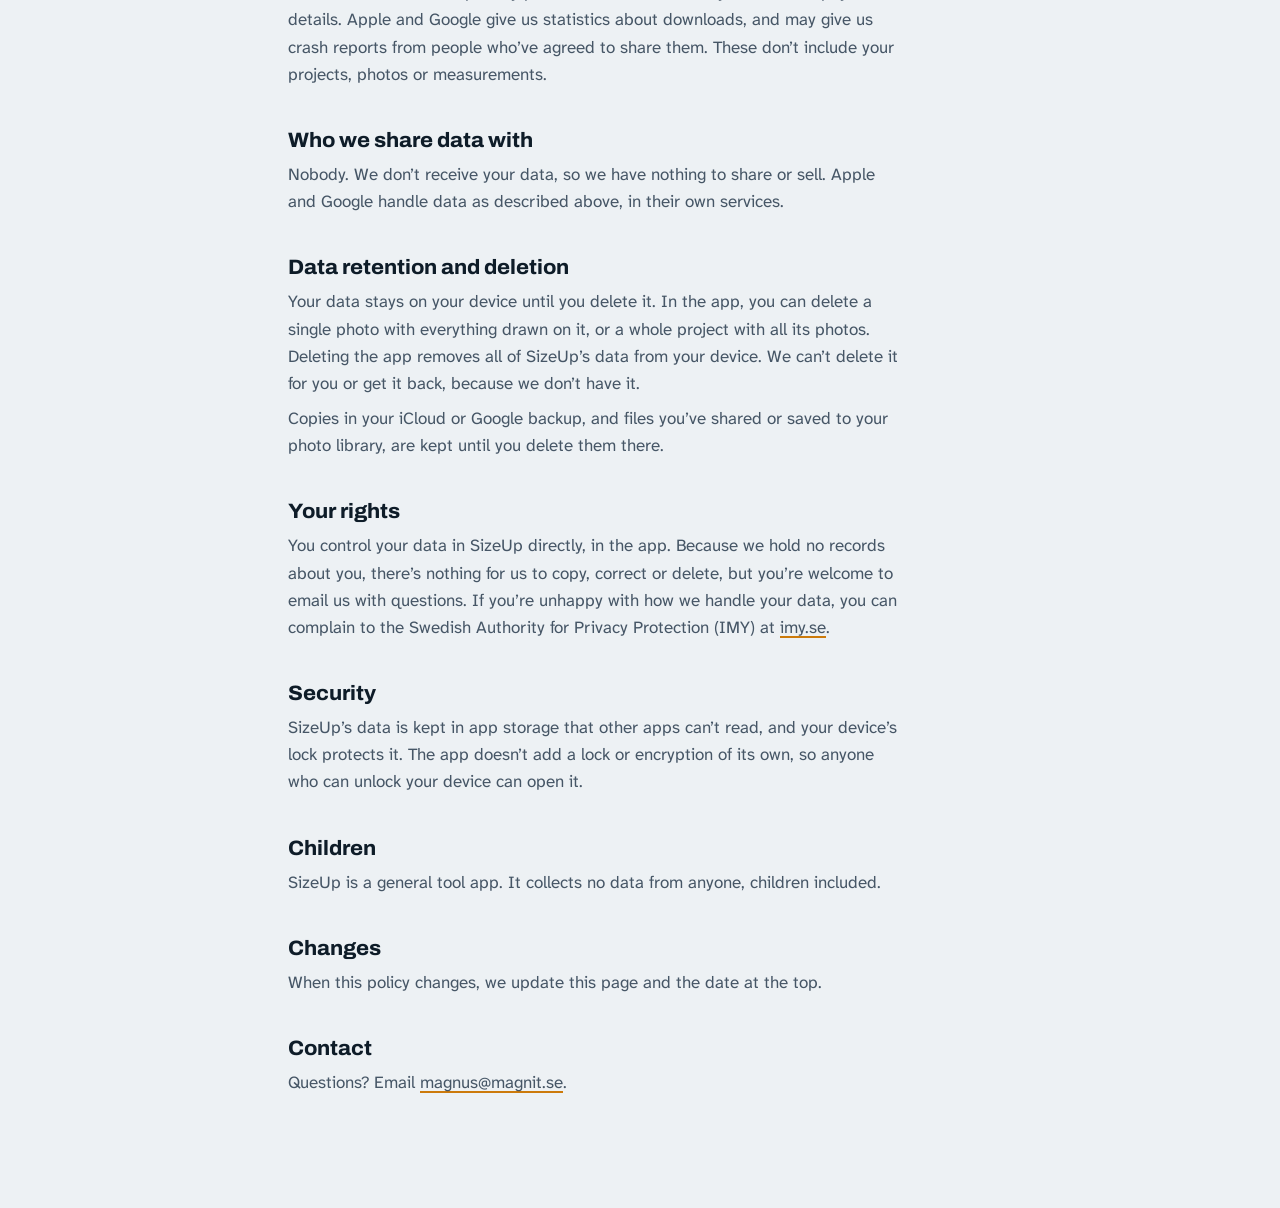
<file: sizeup/privacy/index.html>
<!doctype html>
<html lang="en">
<head>
  <meta charset="utf-8">
  <meta name="viewport" content="width=device-width, initial-scale=1, viewport-fit=cover">
  <title>SizeUp Privacy Policy</title>
  <meta name="description" content="SizeUp keeps your projects, photos and measurements on your device. We never receive them.">
  <meta name="theme-color" content="#edf1f4" media="(prefers-color-scheme: light)">
  <meta name="theme-color" content="#0b1620" media="(prefers-color-scheme: dark)">
  <link rel="icon" href="../../favicon.svg" type="image/svg+xml">
  <link rel="preconnect" href="https://fonts.googleapis.com">
  <link rel="preconnect" href="https://fonts.gstatic.com" crossorigin>
  <link rel="stylesheet" href="https://fonts.googleapis.com/css2?family=Archivo:wdth,wght@62..125,100..900&family=Atkinson+Hyperlegible+Mono:wght@400;600&family=Atkinson+Hyperlegible+Next:wght@400;600;700&display=swap">
  <link rel="stylesheet" href="../../styles.css">
</head>
<body class="policy-page">
  <header class="site-header wrap">
    <a class="brand" href="../../"><span class="brand-blip" aria-hidden="true"></span>Magnus Magnit</a>
  </header>

  <main class="wrap policy">
    <h1>SizeUp Privacy Policy</h1>
    <p class="policy-updated">Last updated: <time datetime="2026-11-21">November 21, 2026</time></p>
    <p class="lead">SizeUp is made by MagnIT AB, a Swedish company. Everything you add to SizeUp stays on your device. We have no servers and no accounts, and the app doesn’t connect to the internet, so your projects, photos and measurements never reach us. The app has no ads, analytics, tracking or third-party SDKs, and we don’t sell data.</p>

    <section>
      <h2>What SizeUp stores on your device</h2>
      <ul>
        <li><strong>Projects:</strong> the name of each project and the order of its photos.</li>
        <li><strong>Photos:</strong> a copy of each photo you take or pick, and a small preview of it.</li>
        <li><strong>Measurements and notes:</strong> the arrows, values, units, colours and text notes you draw on each photo, and the title you give it.</li>
        <li><strong>Settings:</strong> your default colour and PDF paper size.</li>
      </ul>
      <p>All of this is stored in the app’s private storage on your device. We can’t see it, and SizeUp doesn’t send it anywhere.</p>
    </section>

    <section>
      <h2>Camera and photos</h2>
      <p>SizeUp asks for camera access the first time you tap Take a photo. It uses the camera only to take the photo you draw on. Without it, you can still use photos from your library. You can withdraw access at any time in your device’s settings. SizeUp doesn’t use the microphone or your location.</p>
      <p>When you pick a photo from your library, your device’s own photo picker hands over only the photo you choose, not the rest of your library. SizeUp saves its own copy and leaves the original in your library as it is.</p>
      <p>On iPhone, SizeUp asks to add to your photo library only if you choose Save Image while sharing a photo. It can add that photo but can’t read your library.</p>
    </section>

    <section>
      <h2>Sharing</h2>
      <p>When you share a photo as a JPEG or a project as a PDF, SizeUp creates the file on your device and hands it to your device’s share sheet. The app or person you choose there receives it under their own terms. SizeUp doesn’t send anything by itself.</p>
      <p>Contact us in Settings opens a new email in your mail app. We receive only what you choose to send.</p>
    </section>

    <section>
      <h2>Device backups</h2>
      <p>SizeUp’s data, including your photos, can be part of your device’s own backup: iCloud on iPhone, and Google’s backup on Android. If you’ve turned these backups on, copies are stored in your Apple or Google account under <a href="https://www.apple.com/legal/privacy/">Apple’s</a> or <a href="https://policies.google.com/privacy">Google’s</a> privacy policy. We have no access to them. You can turn these backups off in your device’s settings.</p>
    </section>

    <section>
      <h2>App stores</h2>
      <p>SizeUp is bought through the App Store or Google Play, which Apple and Google handle under their own privacy policies. We don’t receive your name or payment details. Apple and Google give us statistics about downloads, and may give us crash reports from people who’ve agreed to share them. These don’t include your projects, photos or measurements.</p>
    </section>

    <section>
      <h2>Who we share data with</h2>
      <p>Nobody. We don’t receive your data, so we have nothing to share or sell. Apple and Google handle data as described above, in their own services.</p>
    </section>

    <section>
      <h2>Data retention and deletion</h2>
      <p>Your data stays on your device until you delete it. In the app, you can delete a single photo with everything drawn on it, or a whole project with all its photos. Deleting the app removes all of SizeUp’s data from your device. We can’t delete it for you or get it back, because we don’t have it.</p>
      <p>Copies in your iCloud or Google backup, and files you’ve shared or saved to your photo library, are kept until you delete them there.</p>
    </section>

    <section>
      <h2>Your rights</h2>
      <p>You control your data in SizeUp directly, in the app. Because we hold no records about you, there’s nothing for us to copy, correct or delete, but you’re welcome to email us with questions. If you’re unhappy with how we handle your data, you can complain to the Swedish Authority for Privacy Protection (IMY) at <a href="https://www.imy.se/en/">imy.se</a>.</p>
    </section>

    <section>
      <h2>Security</h2>
      <p>SizeUp’s data is kept in app storage that other apps can’t read, and your device’s lock protects it. The app doesn’t add a lock or encryption of its own, so anyone who can unlock your device can open it.</p>
    </section>

    <section>
      <h2>Children</h2>
      <p>SizeUp is a general tool app. It collects no data from anyone, children included.</p>
    </section>

    <section>
      <h2>Changes</h2>
      <p>When this policy changes, we update this page and the date at the top.</p>
    </section>

    <section>
      <h2>Contact</h2>
      <p>Questions? Email <a href="mailto:magnus@magnit.se">magnus@magnit.se</a>.</p>
    </section>
  </main>
</body>
</html>
</file>
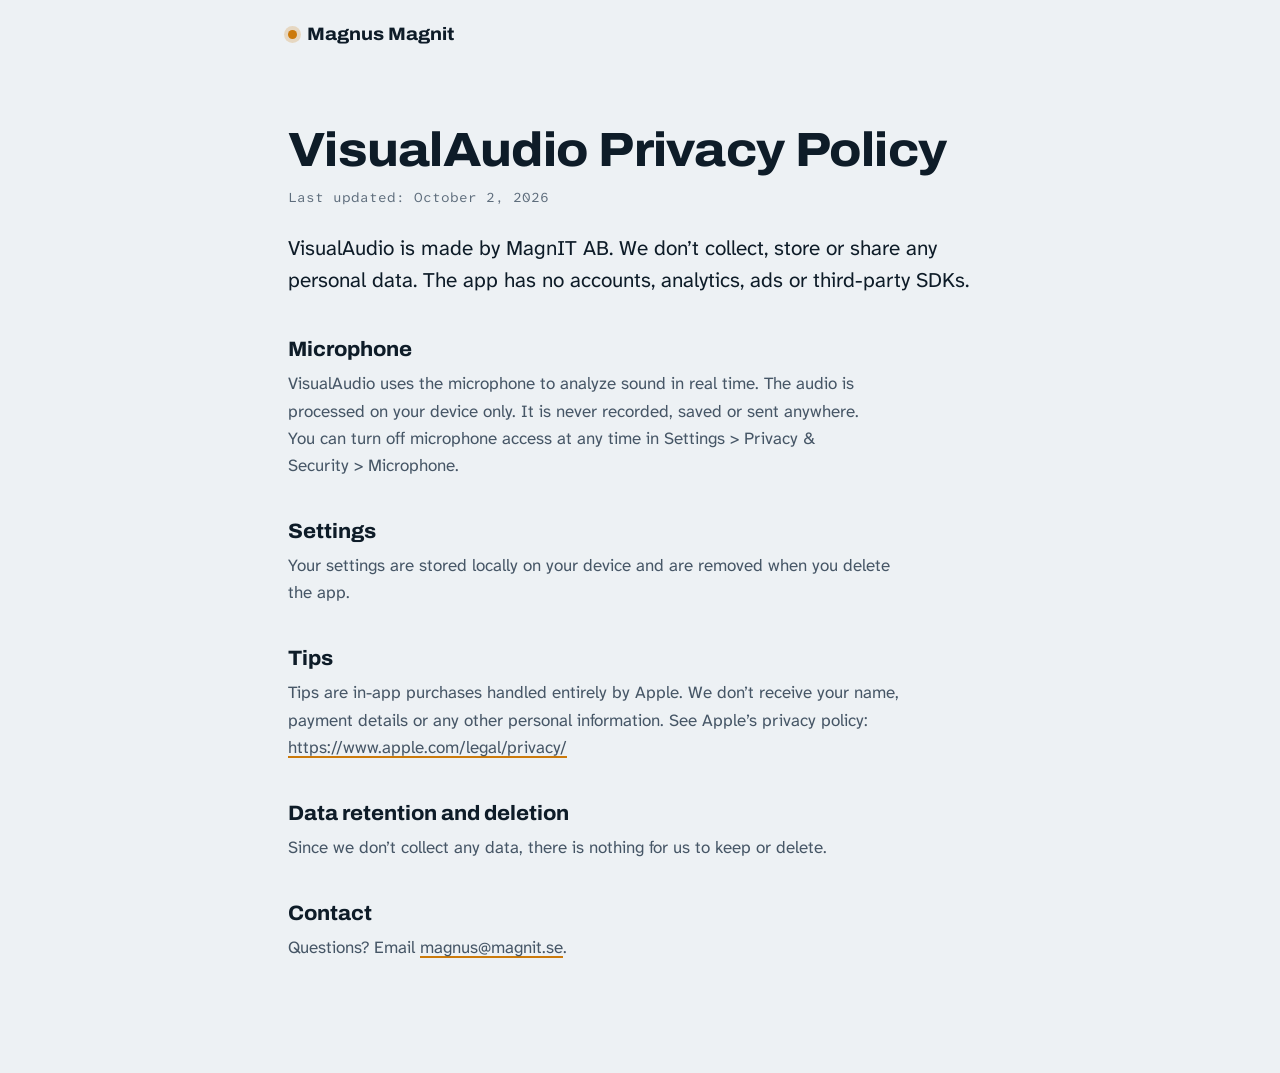
<file: visualaudio/privacy/index.html>
<!doctype html>
<html lang="en">
<head>
  <meta charset="utf-8">
  <meta name="viewport" content="width=device-width, initial-scale=1, viewport-fit=cover">
  <title>VisualAudio Privacy Policy</title>
  <meta name="description" content="VisualAudio doesn’t collect, store or share any personal data.">
  <meta name="theme-color" content="#edf1f4" media="(prefers-color-scheme: light)">
  <meta name="theme-color" content="#0b1620" media="(prefers-color-scheme: dark)">
  <link rel="icon" href="../../favicon.svg" type="image/svg+xml">
  <link rel="preconnect" href="https://fonts.googleapis.com">
  <link rel="preconnect" href="https://fonts.gstatic.com" crossorigin>
  <link rel="stylesheet" href="https://fonts.googleapis.com/css2?family=Archivo:wdth,wght@62..125,100..900&family=Atkinson+Hyperlegible+Mono:wght@400;600&family=Atkinson+Hyperlegible+Next:wght@400;600;700&display=swap">
  <link rel="stylesheet" href="../../styles.css">
</head>
<body class="policy-page">
  <header class="site-header wrap">
    <a class="brand" href="../../"><span class="brand-blip" aria-hidden="true"></span>Magnus Magnit</a>
  </header>

  <main class="wrap policy">
    <h1>VisualAudio Privacy Policy</h1>
    <p class="policy-updated">Last updated: <time datetime="2026-10-02">October 2, 2026</time></p>
    <p class="lead">VisualAudio is made by MagnIT AB. We don’t collect, store or share any personal data. The app has no accounts, analytics, ads or third-party SDKs.</p>

    <section>
      <h2>Microphone</h2>
      <p>VisualAudio uses the microphone to analyze sound in real time. The audio is processed on your device only. It is never recorded, saved or sent anywhere. You can turn off microphone access at any time in Settings&nbsp;&gt; Privacy &amp; Security&nbsp;&gt; Microphone.</p>
    </section>

    <section>
      <h2>Settings</h2>
      <p>Your settings are stored locally on your device and are removed when you delete the app.</p>
    </section>

    <section>
      <h2>Tips</h2>
      <p>Tips are in-app purchases handled entirely by Apple. We don’t receive your name, payment details or any other personal information. See Apple’s privacy policy: <a href="https://www.apple.com/legal/privacy/">https://www.apple.com/legal/privacy/</a></p>
    </section>

    <section>
      <h2>Data retention and deletion</h2>
      <p>Since we don’t collect any data, there is nothing for us to keep or delete.</p>
    </section>

    <section>
      <h2>Contact</h2>
      <p>Questions? Email <a href="mailto:magnus@magnit.se">magnus@magnit.se</a>.</p>
    </section>
  </main>
</body>
</html>
</file>
<file: styles.css>
/* Tokens */

:root {
  --ground: #edf1f4;
  --surface: #f8fafb;
  --ink: #0e1c28;
  --ink-soft: #465666;
  --ink-faint: #5e6d7c;
  --line: #d3dbe2;
  --grid: #c9d3dc;
  --grid-strong: #a7b4c0;
  --amber: #cc7a0b;
  --amber-ink: #95560a;
  --sweep: rgb(224 144 31 / 0.24);
  --panel: #0e1c28;
  --panel-ink: #e9eef2;
  --panel-soft: #a9b8c5;
  --panel-line: #26394b;
  --panel-amber: #f0a43a;

  --font-display: "Archivo", "Helvetica Neue", Arial, sans-serif;
  --font-body: "Atkinson Hyperlegible Next", "Atkinson Hyperlegible", system-ui, -apple-system, "Segoe UI", Roboto, sans-serif;
  --font-mono: "Atkinson Hyperlegible Mono", ui-monospace, "SF Mono", Menlo, Consolas, monospace;
  --gutter: clamp(16px, 4vw, 48px);

  color-scheme: light;
}

@media (prefers-color-scheme: dark) {
  :root:not([data-theme="light"]) {
    --ground: #0b1620;
    --surface: #0f1e2b;
    --ink: #e3eaf0;
    --ink-soft: #9dadbb;
    --ink-faint: #8193a3;
    --line: #1e3141;
    --grid: #223748;
    --grid-strong: #36495b;
    --amber: #f0a43a;
    --amber-ink: #f4b65e;
    --sweep: rgb(240 164 58 / 0.28);
    --panel: #12263a;
    --panel-ink: #e9eef2;
    --panel-soft: #a9b8c5;
    --panel-line: #2a4157;
    --panel-amber: #f0a43a;
    color-scheme: dark;
  }
}

:root[data-theme="dark"] {
  --ground: #0b1620;
  --surface: #0f1e2b;
  --ink: #e3eaf0;
  --ink-soft: #9dadbb;
  --ink-faint: #8193a3;
  --line: #1e3141;
  --grid: #223748;
  --grid-strong: #36495b;
  --amber: #f0a43a;
  --amber-ink: #f4b65e;
  --sweep: rgb(240 164 58 / 0.28);
  --panel: #12263a;
  --panel-ink: #e9eef2;
  --panel-soft: #a9b8c5;
  --panel-line: #2a4157;
  --panel-amber: #f0a43a;
  color-scheme: dark;
}

/* Base */

*,
*::before,
*::after {
  box-sizing: border-box;
}

html {
  -webkit-text-size-adjust: 100%;
  scroll-behavior: smooth;
}

body {
  margin: 0;
  background: var(--ground);
  color: var(--ink);
  font-family: var(--font-body);
  font-size: 1.0625rem;
  line-height: 1.6;
  -webkit-font-smoothing: antialiased;
}

img {
  display: block;
  max-width: 100%;
}

h1,
h2,
h3 {
  margin: 0;
  font-family: var(--font-display);
  text-wrap: balance;
}

p {
  margin: 0;
  text-wrap: pretty;
}

a {
  color: inherit;
  text-decoration-color: var(--amber);
  text-decoration-thickness: 1.5px;
  text-underline-offset: 0.2em;
}

strong {
  font-weight: 700;
  color: var(--ink);
}

:focus-visible {
  outline: 2px solid var(--amber-ink);
  outline-offset: 3px;
  border-radius: 4px;
}

section[id] {
  scroll-margin-top: 1.5rem;
}

.wrap {
  width: 100%;
  max-width: 1240px;
  margin-inline: auto;
  padding-inline: var(--gutter);
}

.skip-link {
  position: absolute;
  top: -100px;
  left: var(--gutter);
  z-index: 10;
  padding: 0.5rem 0.9rem;
  border-radius: 8px;
  background: var(--ink);
  color: var(--ground);
  text-decoration: none;
}

.skip-link:focus {
  top: 12px;
}

.eyebrow {
  margin-bottom: 1rem;
  font-family: var(--font-mono);
  font-size: 0.78rem;
  font-weight: 600;
  letter-spacing: 0.1em;
  text-transform: uppercase;
  color: var(--amber-ink);
}

.lead {
  max-width: 34em;
  font-size: clamp(1.125rem, 1rem + 0.4vw, 1.3rem);
  line-height: 1.55;
}

/* Header */

.site-header {
  display: flex;
  align-items: center;
  justify-content: space-between;
  gap: 1rem;
  padding-block: 1.25rem;
}

.brand {
  display: inline-flex;
  align-items: center;
  gap: 0.65rem;
  font-family: var(--font-display);
  font-size: 1.125rem;
  font-stretch: 110%;
  font-weight: 750;
  text-decoration: none;
}

.brand-blip {
  width: 0.55rem;
  height: 0.55rem;
  border-radius: 50%;
  background: var(--amber);
  box-shadow: 0 0 0 4px color-mix(in srgb, var(--amber) 22%, transparent);
}

.nav-list {
  display: flex;
  gap: clamp(1rem, 2.2vw, 2rem);
  margin: 0;
  padding: 0;
  list-style: none;
}

.nav-list a {
  font-size: 0.95rem;
  font-weight: 600;
  color: var(--ink-soft);
  text-decoration: none;
}

.nav-list a:hover,
.nav-list .nav-cta {
  color: var(--ink);
}

.nav-list .nav-cta {
  text-decoration: underline;
  text-decoration-color: var(--amber);
}

@media (max-width: 720px) {
  .nav-list li:not(:last-child) {
    display: none;
  }
}

/* Layout: story on the left, the radar follows along on the right */

.layout {
  display: grid;
  grid-template-columns: minmax(0, 1fr);
  grid-template-areas:
    "hero"
    "radar"
    "story";
  gap: clamp(3rem, 8vw, 4.5rem);
  padding-block: clamp(1.5rem, 5vw, 3.5rem) clamp(4rem, 10vw, 7rem);
}

.hero {
  grid-area: hero;
  max-width: 44rem;
  container-type: inline-size;
}

.radar-col {
  grid-area: radar;
}

.story {
  grid-area: story;
  display: grid;
  gap: clamp(4.5rem, 10vw, 7rem);
  max-width: 44rem;
}

@media (min-width: 1180px) {
  .layout {
    grid-template-columns: minmax(0, 1.05fr) minmax(0, 0.95fr);
    grid-template-rows: auto 1fr;
    grid-template-areas:
      "hero radar"
      "story radar";
    column-gap: clamp(3rem, 5vw, 5rem);
    row-gap: 6rem;
  }

  .radar-figure {
    position: sticky;
    top: 1.5rem;
  }
}

/* Hero */

.hero h1 {
  margin-bottom: 1.5rem;
  font-size: clamp(2.4rem, 11.5cqi, 4.6rem);
  font-stretch: 112%;
  font-weight: 800;
  line-height: 1;
  letter-spacing: -0.022em;
  overflow-wrap: break-word;
}

.hero-more {
  max-width: 36em;
  margin-top: 1rem;
  color: var(--ink-soft);
}

.actions {
  display: flex;
  flex-wrap: wrap;
  gap: 0.75rem;
  margin-top: 2rem;
}

.button {
  display: inline-flex;
  align-items: center;
  gap: 0.55rem;
  padding: 0.8rem 1.3rem;
  border: 1.5px solid transparent;
  border-radius: 12px;
  font-size: 1rem;
  font-weight: 700;
  text-decoration: none;
  transition: background-color 0.2s, border-color 0.2s;
}

.button-primary {
  background: var(--ink);
  color: var(--ground);
}

.button-primary:hover {
  background: color-mix(in srgb, var(--ink) 82%, var(--amber));
}

.button-quiet {
  border-color: var(--grid-strong);
}

.button-quiet:hover {
  border-color: var(--ink);
}

/* Radar */

.radar-figure {
  max-width: 600px;
  margin: 0 auto;
}

.radar {
  --period: 12s;
  --lbl: 15;
  position: relative;
  aspect-ratio: 1;
  overflow: hidden;
  container-type: inline-size;
}

.radar > svg {
  position: absolute;
  inset: 0;
  display: block;
  width: 100%;
  height: 100%;
}

.radar-sweep {
  position: absolute;
  inset: 3.75%;
  border-radius: 50%;
  background: conic-gradient(from 0deg, transparent 0deg 285deg, var(--sweep) 360deg);
  visibility: hidden;
}

.radar-sweep::after {
  content: "";
  position: absolute;
  top: 0;
  left: calc(50% - 1px);
  width: 2px;
  height: 50%;
  border-radius: 2px;
  background: var(--amber);
  opacity: 0.75;
}

.radar-photo {
  position: absolute;
  top: 37.5%;
  left: 37.5%;
  width: 25%;
  height: 25%;
  overflow: hidden;
  border-radius: 50%;
  background: var(--grid);
}

.radar-photo img {
  width: 100%;
  height: 100%;
  object-fit: cover;
  transform: scale(1.3);
  transform-origin: 51% 37%;
}

.scope {
  fill: var(--surface);
  stroke: var(--grid-strong);
  stroke-width: 1.5;
}

.ring,
.axis {
  fill: none;
  stroke: var(--grid);
  stroke-width: 1;
}

.tick {
  stroke: var(--grid-strong);
  stroke-width: 1.25;
}

.own-ring {
  fill: none;
  stroke: var(--amber);
  stroke-width: 2;
}

.era,
.quadrant {
  font-family: var(--font-mono);
  font-size: calc(var(--lbl) * 0.78px);
  fill: var(--ink-faint);
}

.era {
  text-anchor: middle;
  dominant-baseline: central;
  paint-order: stroke;
  stroke: var(--surface);
  stroke-width: 6px;
  stroke-linejoin: round;
}

.quadrant {
  font-weight: 600;
  letter-spacing: 0.08em;
  fill: var(--ink-soft);
}

.blip {
  transition: opacity 0.3s;
}

.blip-hit {
  fill: transparent;
}

.blip-core,
.blip-dot,
.blip-halo {
  transform-box: fill-box;
  transform-origin: center;
}

.blip-core {
  transition: transform 0.3s;
}

.blip-dot {
  fill: var(--amber);
}

.blip-halo {
  fill: none;
  stroke: var(--amber);
  stroke-width: 1.5;
  opacity: 0;
}

.tag {
  font-family: var(--font-display);
  font-size: calc(var(--lbl) * 1px);
  font-stretch: 85%;
  font-weight: 650;
  fill: var(--ink);
  dominant-baseline: central;
  paint-order: stroke;
  stroke: var(--surface);
  stroke-width: calc(var(--lbl) * 0.32px);
  stroke-linejoin: round;
  pointer-events: none;
}

.tag-sweep,
.tag-focus {
  opacity: 0;
}

.tag-focus,
.tag-sweep-wrap {
  transition: opacity 0.25s;
}

/* The sweep labels keep animating while hidden so they stay in step with the sweep. */
.radar:not([data-mode="sweep"]) .tag-sweep-wrap {
  opacity: 0;
}

.radar .blip.is-on .tag-focus {
  opacity: 1;
}

.radar[data-mode="focus"] .blip:not(.is-on) {
  opacity: 0.2;
}

.radar[data-mode="focus"] .blip.is-on .blip-core {
  transform: scale(1.35);
}

.radar.is-live .radar-sweep {
  visibility: visible;
  animation: sweep var(--period) linear infinite;
}

.radar.is-live .blip-dot {
  animation: blip-dot var(--period) linear var(--d) infinite;
}

.radar.is-live .blip-halo {
  animation: blip-halo var(--period) ease-out var(--d) infinite;
}

.radar.is-live .tag-sweep {
  animation: blip-tag var(--period) linear var(--d) infinite;
}

.radar.is-live.is-offscreen * {
  animation-play-state: paused;
}

@container (max-width: 440px) {
  .tag-sweep-wrap,
  .radar[data-mode="still"] .blip.is-on .tag-focus {
    opacity: 0;
  }
}

@keyframes sweep {
  to {
    transform: rotate(1turn);
  }
}

@keyframes blip-dot {
  0% {
    transform: scale(1.9);
  }

  10%,
  100% {
    transform: scale(1);
  }
}

@keyframes blip-halo {
  0% {
    opacity: 0.8;
    transform: scale(1);
  }

  14%,
  100% {
    opacity: 0;
    transform: scale(3.6);
  }
}

@keyframes blip-tag {
  0%,
  28% {
    opacity: 1;
  }

  40%,
  100% {
    opacity: 0;
  }
}

.radar-caption {
  display: grid;
  grid-template-columns: minmax(0, 1fr) auto;
  gap: 0.6rem 1rem;
  align-items: start;
  margin-top: 1rem;
}

.radar-now {
  min-height: 2.7em;
  font-family: var(--font-display);
  font-size: 1.05rem;
  font-weight: 700;
  line-height: 1.35;
}

.radar-kicker {
  display: block;
  margin-bottom: 0.15rem;
  font-family: var(--font-mono);
  font-size: 0.72rem;
  font-weight: 600;
  letter-spacing: 0.1em;
  text-transform: uppercase;
  color: var(--amber-ink);
}

.radar-toggle {
  padding: 0.5rem 0.8rem;
  border: 1.5px solid var(--grid-strong);
  border-radius: 999px;
  background: transparent;
  color: var(--ink-soft);
  font: 600 0.72rem/1 var(--font-mono);
  letter-spacing: 0.08em;
  text-transform: uppercase;
  white-space: nowrap;
  cursor: pointer;
}

.radar-toggle:hover {
  border-color: var(--ink-soft);
  color: var(--ink);
}

.radar-help {
  grid-column: 1 / -1;
  font-size: 0.9rem;
  color: var(--ink-soft);
}

.radar-help-wide {
  display: none;
}

@media (min-width: 1180px) and (hover: hover) {
  .radar-help-wide {
    display: inline;
  }
}

/* Sections */

.section h2 {
  font-size: clamp(2rem, 1.4rem + 2.2vw, 3rem);
  font-stretch: 108%;
  font-weight: 780;
  line-height: 1.05;
  letter-spacing: -0.015em;
}

.section > .lead {
  margin-top: 1.25rem;
}

.section-note {
  margin-top: 0.75rem;
  color: var(--ink-soft);
}

.tags {
  display: flex;
  flex-wrap: wrap;
  gap: 0.4rem;
  margin: 0.9rem 0 0;
  padding: 0;
  list-style: none;
  font-family: var(--font-mono);
  font-size: 0.76rem;
  color: var(--ink-faint);
}

.tags li {
  padding: 0.15rem 0.5rem;
  border: 1px solid var(--line);
  border-radius: 6px;
}

/* Skills */

.skills {
  display: grid;
  grid-template-columns: repeat(auto-fit, minmax(min(100%, 15rem), 1fr));
  gap: 2.5rem;
  margin-top: 2.5rem;
}

.skill {
  padding-top: 1.1rem;
  border-top: 1.5px solid var(--line);
  transition: border-color 0.2s;
}

.skill h3 {
  margin-bottom: 0.5rem;
  font-size: 1.2rem;
  font-weight: 700;
  line-height: 1.25;
}

.skill p {
  color: var(--ink-soft);
}

/* Apps */

.app-list {
  display: grid;
  grid-template-columns: repeat(auto-fit, minmax(min(100%, 17rem), 1fr));
  gap: 0 2.5rem;
  margin: 2rem 0 0;
  padding: 0;
  list-style: none;
}

.app-row {
  padding-block: 0.8rem;
  border-top: 1.5px solid var(--line);
  transition: border-color 0.2s;
}

.app-name {
  font-size: 1.1rem;
  font-weight: 700;
  line-height: 1.3;
}

.app-meta {
  margin-top: 0.1rem;
  font-family: var(--font-mono);
  font-size: 0.78rem;
  color: var(--ink-faint);
}

.apps-subtitle {
  margin-top: 3.5rem;
  font-size: clamp(1.4rem, 1.2rem + 0.8vw, 1.75rem);
  font-stretch: 108%;
  font-weight: 760;
  line-height: 1.15;
}

.apps {
  display: grid;
  grid-template-columns: repeat(auto-fit, minmax(min(100%, 15rem), 1fr));
  gap: 2rem 2.5rem;
  margin: 1.75rem 0 0;
  padding: 0;
  list-style: none;
}

.app {
  padding-top: 1rem;
  border-top: 1.5px solid var(--amber);
}

.app h3 {
  margin-bottom: 0.4rem;
  font-size: 1.2rem;
  font-weight: 700;
  line-height: 1.25;
}

.app p {
  color: var(--ink-soft);
}

.app-row:hover {
  border-color: var(--grid-strong);
}

/* Jobs */

.jobs {
  display: grid;
  gap: 2.5rem;
  margin: 2.5rem 0 0;
  padding: 0;
  list-style: none;
}

.job {
  display: grid;
  grid-template-columns: 7.5rem minmax(0, 1fr);
  gap: 0.25rem 1.5rem;
}

.job-when {
  padding-top: 0.25rem;
  font-family: var(--font-mono);
  font-size: 0.85rem;
  font-variant-numeric: tabular-nums;
  color: var(--ink-faint);
  transition: color 0.2s;
}

.job-org {
  font-size: 1.25rem;
  font-weight: 700;
  line-height: 1.25;
}

.job-role {
  margin-top: 0.15rem;
  font-size: 0.95rem;
  color: var(--ink-soft);
}

.job-body > p:not(.job-role) {
  margin-top: 0.75rem;
}

@media (max-width: 560px) {
  .job {
    grid-template-columns: minmax(0, 1fr);
  }
}

.facts {
  display: grid;
  grid-template-columns: repeat(auto-fit, minmax(min(100%, 15rem), 1fr));
  gap: 1.5rem 2.5rem;
  margin-top: 3rem;
  padding-top: 2rem;
  border-top: 1.5px solid var(--line);
}

.facts h3 {
  margin-bottom: 0.6rem;
  font-family: var(--font-mono);
  font-size: 0.78rem;
  font-weight: 600;
  letter-spacing: 0.1em;
  text-transform: uppercase;
  color: var(--amber-ink);
}

.facts p {
  color: var(--ink-soft);
}

.facts p + p {
  margin-top: 0.4rem;
}

/* Principles */

.principles {
  display: grid;
  gap: 2rem;
  margin: 2.5rem 0 0;
  padding: 0;
  list-style: none;
}

.principle h3 {
  font-size: 1.3rem;
  font-stretch: 104%;
  font-weight: 750;
  line-height: 1.2;
}

.principle p {
  max-width: 36em;
  margin-top: 0.5rem;
  color: var(--ink-soft);
}

/* Links between the text and the radar, only where the radar stays in view */

@media (min-width: 1180px) {
  .job,
  .principle {
    position: relative;
  }

  .job::before,
  .principle::before {
    content: "";
    position: absolute;
    top: 0.6rem;
    left: -1.4rem;
    width: 0.5rem;
    height: 0.5rem;
    border-radius: 50%;
    background: var(--amber);
    opacity: 0;
    transform: scale(0.4);
    transition: opacity 0.3s, transform 0.3s;
  }

  .job.is-current::before,
  .principle.is-current::before {
    opacity: 1;
    transform: none;
  }

  .job.is-current .job-when {
    color: var(--amber-ink);
  }
}

@media (min-width: 1180px) and (hover: hover) {
  .skill:hover {
    border-top-color: var(--amber);
  }
}

/* Contact */

.contact {
  padding-block: clamp(3.5rem, 9vw, 6.5rem);
  background: var(--panel);
  color: var(--panel-ink);
}

.contact :focus-visible {
  outline-color: var(--panel-amber);
}

.contact .eyebrow {
  color: var(--panel-amber);
}

.contact-inner {
  display: grid;
  gap: 2.5rem;
}

@media (min-width: 900px) {
  .contact-inner {
    grid-template-columns: minmax(0, 1.1fr) minmax(0, 0.9fr);
    align-items: end;
  }
}

.contact h2 {
  font-size: clamp(2.4rem, 1.4rem + 3.6vw, 4.2rem);
  font-stretch: 112%;
  font-weight: 800;
  line-height: 1.02;
  letter-spacing: -0.02em;
}

.contact-text p:not(.eyebrow) {
  max-width: 30em;
  margin-top: 1.25rem;
  font-size: 1.15rem;
  color: var(--panel-soft);
}

.contact-list {
  display: grid;
  gap: 1.25rem;
  margin: 0;
}

.contact-list > div {
  display: grid;
  gap: 0.2rem;
  padding-bottom: 1.25rem;
  border-bottom: 1px solid var(--panel-line);
}

.contact-list dt {
  font-family: var(--font-mono);
  font-size: 0.75rem;
  letter-spacing: 0.1em;
  text-transform: uppercase;
  color: var(--panel-soft);
}

.contact-list dd {
  display: flex;
  flex-wrap: wrap;
  align-items: center;
  gap: 0.5rem 0.9rem;
  margin: 0;
  font-size: 1.2rem;
  font-weight: 600;
}

.contact-list a {
  overflow-wrap: anywhere;
  text-decoration-color: var(--panel-amber);
}

.copy {
  padding: 0.4rem 0.7rem;
  border: 1.5px solid var(--panel-line);
  border-radius: 999px;
  background: transparent;
  color: var(--panel-ink);
  font: 600 0.72rem/1 var(--font-mono);
  letter-spacing: 0.08em;
  text-transform: uppercase;
  cursor: pointer;
}

.copy:hover {
  border-color: var(--panel-amber);
}

.copy-status {
  font-family: var(--font-mono);
  font-size: 0.78rem;
  font-weight: 400;
  color: var(--panel-amber);
}

.site-footer {
  border-top: 1px solid var(--panel-line);
  background: var(--panel);
  color: var(--panel-soft);
  font-size: 0.9rem;
}

.footer-inner {
  display: flex;
  flex-wrap: wrap;
  justify-content: space-between;
  gap: 1rem;
  padding-block: 1.5rem;
}

.site-footer a {
  text-decoration-color: var(--panel-amber);
}

/* Policy pages */

.policy-page .wrap {
  max-width: calc(44rem + 2 * var(--gutter));
}

.policy {
  padding-block: clamp(1.5rem, 5vw, 3.5rem) clamp(4rem, 10vw, 7rem);
}

.policy h1 {
  font-size: clamp(2rem, 1.4rem + 2.2vw, 3rem);
  font-stretch: 108%;
  font-weight: 780;
  line-height: 1.05;
  letter-spacing: -0.015em;
}

.policy-updated {
  margin-top: 0.75rem;
  font-family: var(--font-mono);
  font-size: 0.85rem;
  color: var(--ink-faint);
}

.policy .lead {
  margin-top: 1.5rem;
}

.policy section {
  margin-top: 2.5rem;
}

.policy h2 {
  font-size: 1.3rem;
  font-stretch: 104%;
  font-weight: 750;
  line-height: 1.2;
}

.policy section p {
  max-width: 36em;
  margin-top: 0.5rem;
  color: var(--ink-soft);
}

.policy section :is(ol, ul) {
  max-width: 36em;
  margin: 0.75rem 0 0;
  padding-left: 1.25em;
  color: var(--ink-soft);
}

.policy section :is(ol, ul) + p {
  margin-top: 0.75rem;
}

.policy li + li {
  margin-top: 0.4rem;
}

.policy li::marker {
  color: var(--amber-ink);
  font-weight: 600;
}

.policy a {
  overflow-wrap: anywhere;
}

@media (prefers-reduced-motion: reduce) {
  html {
    scroll-behavior: auto;
  }

  *,
  *::before,
  *::after {
    transition-duration: 0.01ms !important;
  }
}

/* Store links */

.stores {
  display: inline-flex;
  gap: 2px;
  margin-left: 4px;
  vertical-align: -0.15em;
}

.store {
  display: inline-flex;
  padding: 2px;
  border-radius: 4px;
  color: var(--ink-faint);
  transition: color 0.15s ease;
}

.store:hover,
.store:focus-visible {
  color: var(--amber-ink);
}

.store-icon {
  width: 0.95em;
  height: 0.95em;
  fill: currentColor;
}

/* JoinUp page: the app's own colours on the site's type and layout */

.joinup-page {
  --ground: #f8f9f6;
  --surface: #ffffff;
  --ink: #1d3028;
  --ink-soft: #4f5f56;
  --ink-faint: #627168;
  --line: #dfe5df;
  --amber: #2e5a43;
  --amber-ink: #2e5a43;
  --panel: #1f3a2c;
  --panel-ink: #f6efe3;
  --panel-soft: #c4d6ca;
  --panel-line: #2f5040;
  --panel-amber: #f1cb8e;
  --ju-hero-top: #3a6e55;
  --ju-hero-bottom: #213f30;
  --ju-cream: #f8f0e4;
  --ju-mint: #a6d5b1;
  --ju-peach: #f0cb8f;
  --ju-deep: #1c3328;
}

@media (prefers-color-scheme: dark) {
  :root:not([data-theme="light"]) .joinup-page {
    --ground: #171b19;
    --surface: #222824;
    --ink: #edf3ee;
    --ink-soft: #b5c2b9;
    --ink-faint: #aab7ae;
    --line: #3b463e;
    --amber: #a6d5b1;
    --amber-ink: #a6d5b1;
    --panel: #121815;
    --panel-line: #2c3a30;
    --ju-hero-top: #2a4f3d;
    --ju-hero-bottom: #16271e;
  }
}

:root[data-theme="dark"] .joinup-page {
  --ground: #171b19;
  --surface: #222824;
  --ink: #edf3ee;
  --ink-soft: #b5c2b9;
  --ink-faint: #aab7ae;
  --line: #3b463e;
  --amber: #a6d5b1;
  --amber-ink: #a6d5b1;
  --panel: #121815;
  --panel-line: #2c3a30;
  --ju-hero-top: #2a4f3d;
  --ju-hero-bottom: #16271e;
}

.ju-hero {
  background: linear-gradient(180deg, var(--ju-hero-top), var(--ju-hero-bottom));
  color: var(--ju-cream);
}

.ju-hero :focus-visible {
  outline-color: var(--ju-peach);
}

.ju-brand img {
  width: 2rem;
  height: 2rem;
  border-radius: 8px;
}

.ju-header-link {
  font-size: 0.95rem;
  font-weight: 600;
  text-decoration-color: var(--ju-peach);
}

.ju-hero-inner {
  display: grid;
  gap: 2.5rem;
  align-items: center;
  padding-block: clamp(1.5rem, 5vw, 3.5rem) clamp(3rem, 8vw, 5.5rem);
}

@media (min-width: 900px) {
  .ju-hero-inner {
    grid-template-columns: minmax(0, 1.15fr) minmax(0, 0.85fr);
    gap: clamp(3rem, 6vw, 5rem);
  }
}

.ju-hero .eyebrow {
  color: var(--ju-peach);
}

.ju-hero h1 {
  font-size: clamp(2.5rem, 1.6rem + 4vw, 4.6rem);
  font-stretch: 112%;
  font-weight: 800;
  line-height: 1;
  letter-spacing: -0.022em;
}

.ju-hero .lead {
  margin-top: 1.5rem;
  color: var(--ju-cream);
}

.ju-store {
  background: var(--ju-cream);
  color: var(--ju-deep);
}

.ju-store:hover {
  background: var(--ju-peach);
}

.ju-store .store-icon {
  width: 1.15em;
  height: 1.15em;
}

.ju-availability {
  margin-top: 1rem;
  font-size: 0.95rem;
  color: color-mix(in srgb, var(--ju-cream) 78%, transparent);
}

.ju-table {
  width: min(100%, 26rem);
  margin: 0 auto;
}

.ju-table svg {
  display: block;
  width: 100%;
  height: auto;
  overflow: visible;
}

.ju-table-top {
  fill: var(--ju-cream);
}

.ju-table text {
  text-anchor: middle;
  dominant-baseline: central;
}

.ju-table-when,
.ju-table-seats {
  font-family: var(--font-mono);
  font-size: 13px;
  font-weight: 600;
  letter-spacing: 0.08em;
  fill: #627168;
}

.ju-table-name {
  font-family: var(--font-display);
  font-size: 28px;
  font-stretch: 108%;
  font-weight: 780;
  fill: var(--ju-deep);
}

.ju-seat circle {
  fill: var(--ju-mint);
}

.ju-seat text {
  font-family: var(--font-display);
  font-size: 18px;
  font-weight: 750;
  fill: var(--ju-deep);
}

.ju-seat-open {
  fill: none;
  stroke: var(--ju-mint);
  stroke-width: 2;
  stroke-dasharray: 6 6;
}

.ju-join circle {
  fill: var(--ju-peach);
}

.ju-join path {
  stroke: var(--ju-deep);
  stroke-width: 7;
  stroke-linecap: round;
}

.ju-join-halo {
  fill: none;
  stroke: var(--ju-peach);
  stroke-width: 2;
  opacity: 0;
  transform-box: fill-box;
  transform-origin: center;
  animation: ju-join 3.2s ease-out infinite;
}

@keyframes ju-join {
  0% {
    opacity: 0.8;
    transform: scale(1);
  }

  45%,
  100% {
    opacity: 0;
    transform: scale(1.7);
  }
}

.ju-section {
  max-width: calc(64rem + 2 * var(--gutter));
  padding-top: clamp(3.5rem, 9vw, 6rem);
}

.ju-section h2 {
  font-size: clamp(1.9rem, 1.4rem + 2vw, 2.75rem);
  font-stretch: 108%;
  font-weight: 780;
  line-height: 1.05;
  letter-spacing: -0.015em;
}

.ju-steps,
.ju-features {
  display: grid;
  grid-template-columns: repeat(auto-fit, minmax(min(100%, 16rem), 1fr));
  gap: 2rem 2.5rem;
  margin: 2rem 0 0;
  padding: 0;
  list-style: none;
}

.ju-steps {
  counter-reset: step;
}

.ju-steps li {
  counter-increment: step;
  padding-top: 1rem;
  border-top: 1.5px solid var(--amber);
}

.ju-steps li::before {
  content: "0" counter(step);
  display: block;
  margin-bottom: 0.5rem;
  font-family: var(--font-mono);
  font-size: 0.85rem;
  font-weight: 600;
  letter-spacing: 0.1em;
  color: var(--amber-ink);
}

.ju-features li {
  padding-top: 1rem;
  border-top: 1.5px solid var(--line);
}

.ju-steps h3,
.ju-features h3 {
  margin-bottom: 0.4rem;
  font-size: 1.2rem;
  font-weight: 700;
  line-height: 1.25;
}

.ju-steps p,
.ju-features p {
  color: var(--ink-soft);
}

.ju-screens {
  display: grid;
  grid-auto-flow: column;
  grid-auto-columns: min(68vw, 15rem);
  gap: 1.25rem;
  margin: 2rem calc(-1 * var(--gutter)) 0;
  padding: 0.5rem var(--gutter) 1rem;
  overflow-x: auto;
  scroll-snap-type: x mandatory;
  scroll-padding-inline: var(--gutter);
  list-style: none;
}

@media (min-width: 900px) {
  .ju-screens {
    grid-auto-flow: row;
    grid-template-columns: repeat(4, minmax(0, 1fr));
    gap: 2rem;
    margin-inline: 0;
    padding-inline: 0;
    overflow: visible;
  }
}

.ju-screens li {
  scroll-snap-align: start;
}

.ju-screens img {
  width: 100%;
  height: auto;
  border: 1px solid var(--line);
  border-radius: 1.75rem;
  background: #f8f9f6;
  box-shadow: 0 12px 32px -18px rgb(29 48 40 / 0.45);
}

.ju-screens p {
  margin-top: 0.85rem;
  font-weight: 600;
  text-align: center;
}

.ju-privacy {
  padding-bottom: clamp(4rem, 10vw, 7rem);
}

.ju-privacy p {
  max-width: 34em;
  margin-top: 1rem;
  font-size: 1.15rem;
  color: var(--ink-soft);
}

.ju-footer-links {
  display: flex;
  flex-wrap: wrap;
  gap: 0.5rem 1.5rem;
  margin: 0;
  padding: 0;
  list-style: none;
}

@media (prefers-reduced-motion: reduce) {
  .ju-join-halo {
    animation: none;
  }
}

/* Repa page: the app is dark only, so the page is too, in the app's teal and amber */

.repa-page {
  --ground: #0b0e10;
  --surface: #15181c;
  --ink: #edf3f3;
  --ink-soft: #a9b6b8;
  --ink-faint: #8d9a9c;
  --line: #262d31;
  --amber: #29c7b8;
  --amber-ink: #5fe0d4;
  --panel: #0b0e10;
  --panel-line: #262d31;
  --rp-teal: #29c7b8;
  --rp-pale-teal: #9efaf2;
  --rp-amber: #fac959;
  --rp-slate: #5e7d82;
  --rp-hero-top: #14211f;
  color-scheme: dark;
  background: var(--ground);
  color: var(--ink);
}

.rp-hero {
  background:
    radial-gradient(60rem 30rem at 85% 0%, rgb(41 199 184 / 0.14), transparent 70%),
    linear-gradient(180deg, var(--rp-hero-top), var(--ground));
}

.rp-hero :focus-visible {
  outline-color: var(--rp-amber);
}

.rp-brand img {
  width: 2rem;
  height: 2rem;
  border-radius: 8px;
}

.rp-header-link {
  font-size: 0.95rem;
  font-weight: 600;
  text-decoration-color: var(--rp-amber);
}

.rp-hero-inner {
  display: grid;
  gap: 2.5rem;
  align-items: center;
  padding-block: clamp(1.5rem, 5vw, 3.5rem) clamp(3rem, 8vw, 5.5rem);
}

@media (min-width: 900px) {
  .rp-hero-inner {
    grid-template-columns: minmax(0, 1fr) minmax(0, 1fr);
    gap: clamp(3rem, 6vw, 5rem);
  }
}

.rp-hero .eyebrow {
  color: var(--rp-amber);
}

.rp-hero h1 {
  font-size: clamp(2.5rem, 1.6rem + 4vw, 4.6rem);
  font-stretch: 112%;
  font-weight: 800;
  line-height: 1;
  letter-spacing: -0.022em;
}

.rp-hero .lead {
  margin-top: 1.5rem;
  color: var(--ink);
}

.rp-store {
  background: var(--rp-teal);
  color: #0b0e10;
}

.rp-store:hover {
  background: var(--rp-pale-teal);
}

.rp-store .store-icon {
  width: 1.15em;
  height: 1.15em;
}

.rp-availability {
  margin-top: 1rem;
  font-size: 0.95rem;
  color: var(--ink-soft);
}

.rp-player {
  width: min(100%, 30rem);
  margin: 0 auto;
}

.rp-player svg {
  display: block;
  width: 100%;
  height: auto;
}

.rp-bar {
  fill: var(--rp-teal);
  opacity: 0.55;
}

.rp-bar-loop {
  fill: var(--rp-pale-teal);
}

.rp-bar-skip {
  fill: var(--rp-slate);
  opacity: 0.45;
}

.rp-loop {
  fill: rgb(250 201 89 / 0.12);
}

.rp-bracket {
  fill: none;
  stroke: var(--rp-amber);
  stroke-width: 4;
  stroke-linecap: round;
  stroke-linejoin: round;
}

.rp-skip {
  fill: none;
  stroke: var(--rp-slate);
  stroke-width: 1.5;
  stroke-dasharray: 5 5;
}

.rp-mark path {
  stroke: var(--rp-amber);
  stroke-width: 2;
}

.rp-mark text {
  font-family: var(--font-display);
  font-size: 15px;
  font-weight: 700;
  fill: var(--ink);
}

.rp-mark-skip path {
  stroke: var(--rp-slate);
}

.rp-mark-skip text {
  fill: var(--ink-faint);
  text-decoration: line-through;
}

.rp-playhead {
  stroke: #ffffff;
  stroke-width: 2.5;
  stroke-linecap: round;
  animation: rp-loop 4s linear infinite;
}

@keyframes rp-loop {
  from {
    transform: translateX(0);
  }

  to {
    transform: translateX(116px);
  }
}

.rp-readout {
  font-family: var(--font-mono);
  font-size: 13px;
  font-weight: 600;
  letter-spacing: 0.08em;
  fill: var(--ink-faint);
}

.rp-readout-value {
  fill: var(--rp-amber);
}

.rp-section {
  max-width: calc(64rem + 2 * var(--gutter));
  padding-top: clamp(3.5rem, 9vw, 6rem);
}

.rp-section h2 {
  font-size: clamp(1.9rem, 1.4rem + 2vw, 2.75rem);
  font-stretch: 108%;
  font-weight: 780;
  line-height: 1.05;
  letter-spacing: -0.015em;
}

.rp-steps,
.rp-features {
  display: grid;
  grid-template-columns: repeat(auto-fit, minmax(min(100%, 16rem), 1fr));
  gap: 2rem 2.5rem;
  margin: 2rem 0 0;
  padding: 0;
  list-style: none;
}

.rp-steps {
  counter-reset: step;
}

.rp-steps li {
  counter-increment: step;
  padding-top: 1rem;
  border-top: 1.5px solid var(--rp-amber);
}

.rp-steps li::before {
  content: "0" counter(step);
  display: block;
  margin-bottom: 0.5rem;
  font-family: var(--font-mono);
  font-size: 0.85rem;
  font-weight: 600;
  letter-spacing: 0.1em;
  color: var(--rp-amber);
}

.rp-features li {
  padding-top: 1rem;
  border-top: 1.5px solid var(--line);
}

.rp-steps h3,
.rp-features h3 {
  margin-bottom: 0.4rem;
  font-size: 1.2rem;
  font-weight: 700;
  line-height: 1.25;
}

.rp-steps p,
.rp-features p {
  color: var(--ink-soft);
}

.rp-note {
  max-width: 40em;
  margin-top: 2.5rem;
  font-size: 0.95rem;
  color: var(--ink-faint);
}

.rp-privacy {
  padding-bottom: clamp(4rem, 10vw, 7rem);
}

.rp-privacy p {
  max-width: 34em;
  margin-top: 1rem;
  font-size: 1.15rem;
  color: var(--ink-soft);
}

.rp-footer-links {
  display: flex;
  flex-wrap: wrap;
  gap: 0.5rem 1.5rem;
  margin: 0;
  padding: 0;
  list-style: none;
}

@media (prefers-reduced-motion: reduce) {
  .rp-playhead {
    animation: none;
  }
}

/* Pile of Progress page: the app's navy icon ground, its blue accent and its red-to-green Stage colours */

.pop-page {
  --ground: #f5f4f1;
  --surface: #ffffff;
  --ink: #1e1f24;
  --ink-soft: #5d6069;
  --ink-faint: #5d6069;
  --line: #dddbd5;
  --amber: #2f5d8a;
  --amber-ink: #2f5d8a;
  --pop-hero-top: #26334a;
  --pop-hero-bottom: #161d2b;
  --pop-ink: #ecedef;
  --pop-blue: #8fb8e6;
  --pop-deep: #121316;
  --pop-card: #1d1f23;
  --pop-row: #26292e;
  --pop-red: #c62828;
  --pop-green: #2e7d32;
}

@media (prefers-color-scheme: dark) {
  :root:not([data-theme="light"]) .pop-page {
    --ground: #121316;
    --surface: #1d1f23;
    --ink: #ecedef;
    --ink-soft: #a4a8b1;
    --ink-faint: #a4a8b1;
    --line: #33363c;
    --amber: #8fb8e6;
    --amber-ink: #8fb8e6;
    --pop-hero-top: #1e283a;
    --pop-hero-bottom: #121316;
  }
}

:root[data-theme="dark"] .pop-page {
  --ground: #121316;
  --surface: #1d1f23;
  --ink: #ecedef;
  --ink-soft: #a4a8b1;
  --ink-faint: #a4a8b1;
  --line: #33363c;
  --amber: #8fb8e6;
  --amber-ink: #8fb8e6;
  --pop-hero-top: #1e283a;
  --pop-hero-bottom: #121316;
}

.pop-page {
  background: var(--ground);
}

.pop-hero {
  background: linear-gradient(180deg, var(--pop-hero-top), var(--pop-hero-bottom));
  color: var(--pop-ink);
}

.pop-hero :focus-visible {
  outline-color: var(--pop-blue);
}

.pop-brand img {
  width: 2rem;
  height: 2rem;
  border-radius: 8px;
}

.pop-header-link {
  font-size: 0.95rem;
  font-weight: 600;
  text-decoration-color: var(--pop-blue);
}

.pop-hero-inner {
  display: grid;
  gap: 2.5rem;
  align-items: center;
  padding-block: clamp(1.5rem, 5vw, 3.5rem) clamp(3rem, 8vw, 5.5rem);
}

@media (min-width: 900px) {
  .pop-hero-inner {
    grid-template-columns: minmax(0, 1.15fr) minmax(0, 0.85fr);
    gap: clamp(3rem, 6vw, 5rem);
  }
}

.pop-hero .eyebrow {
  color: var(--pop-blue);
}

.pop-hero h1 {
  font-size: clamp(2.4rem, 1.5rem + 3.8vw, 4.3rem);
  font-stretch: 112%;
  font-weight: 800;
  line-height: 1.02;
  letter-spacing: -0.022em;
}

.pop-hero .lead {
  margin-top: 1.5rem;
  color: var(--pop-ink);
}

.pop-store {
  background: var(--pop-blue);
  color: var(--pop-deep);
}

.pop-store:hover {
  background: var(--pop-ink);
}

.pop-store .store-icon {
  width: 1.15em;
  height: 1.15em;
}

.pop-availability {
  margin-top: 1rem;
  font-size: 0.95rem;
  color: color-mix(in srgb, var(--pop-ink) 78%, transparent);
}

.pop-card {
  width: min(100%, 26rem);
  margin: 0 auto;
}

.pop-card svg {
  display: block;
  width: 100%;
  height: auto;
  filter: drop-shadow(0 18px 40px rgb(0 0 0 / 0.35));
}

.pop-card text {
  font-family: var(--font-body);
  dominant-baseline: central;
}

.pop-card-bg {
  fill: var(--pop-deep);
}

.pop-card-name {
  font-size: 17px;
  font-weight: 700;
  text-anchor: middle;
  fill: var(--pop-ink);
}

.pop-card-big {
  font-family: var(--font-display);
  font-size: 30px;
  font-weight: 800;
  text-anchor: middle;
  fill: #ffffff;
}

.pop-card-small {
  font-size: 13px;
  font-weight: 600;
  text-anchor: middle;
  fill: #ffffff;
}

.pop-stage-row {
  fill: var(--pop-row);
}

.pop-stage-edge {
  fill: var(--stage);
}

.pop-stage-count {
  font-family: var(--font-display);
  font-size: 20px;
  font-weight: 800;
  text-anchor: middle;
  fill: var(--pop-ink);
}

.pop-stage-name {
  font-size: 16px;
  font-weight: 600;
  fill: var(--pop-ink);
}

.pop-stage-share {
  font-family: var(--font-mono);
  font-size: 13px;
  text-anchor: end;
  fill: #a4a8b1;
}

.pop-section {
  max-width: calc(64rem + 2 * var(--gutter));
  padding-top: clamp(3.5rem, 9vw, 6rem);
}

.pop-section h2 {
  font-size: clamp(1.9rem, 1.4rem + 2vw, 2.75rem);
  font-stretch: 108%;
  font-weight: 780;
  line-height: 1.05;
  letter-spacing: -0.015em;
}

.pop-steps,
.pop-features {
  display: grid;
  grid-template-columns: repeat(auto-fit, minmax(min(100%, 16rem), 1fr));
  gap: 2rem 2.5rem;
  margin: 2rem 0 0;
  padding: 0;
  list-style: none;
}

.pop-steps {
  counter-reset: step;
}

.pop-steps li {
  counter-increment: step;
  padding-top: 1rem;
  border-top: 3px solid;
  border-image: linear-gradient(90deg, var(--pop-red), var(--pop-green)) 1;
}

.pop-steps li::before {
  content: "0" counter(step);
  display: block;
  margin-bottom: 0.5rem;
  font-family: var(--font-mono);
  font-size: 0.85rem;
  font-weight: 600;
  letter-spacing: 0.1em;
  color: var(--amber-ink);
}

.pop-features li {
  padding-top: 1rem;
  border-top: 1.5px solid var(--line);
}

.pop-steps h3,
.pop-features h3 {
  margin-bottom: 0.4rem;
  font-size: 1.2rem;
  font-weight: 700;
  line-height: 1.25;
}

.pop-steps p,
.pop-features p {
  color: var(--ink-soft);
}

.pop-privacy {
  padding-bottom: clamp(4rem, 10vw, 7rem);
}

.pop-price p,
.pop-privacy p {
  max-width: 34em;
  margin-top: 1rem;
  font-size: 1.15rem;
  color: var(--ink-soft);
}

.pop-footer-links {
  display: flex;
  flex-wrap: wrap;
  gap: 0.5rem 1.5rem;
  margin: 0;
  padding: 0;
  list-style: none;
}

/* Homey page: the icon's terracotta for the hero, and the app's own cream and warm-dark palettes */

.hy-page {
  --ground: #fbf6ef;
  --surface: #ffffff;
  --ink: #2b211c;
  --ink-soft: #6b5f56;
  --ink-faint: #6b5f56;
  --line: #e6dccf;
  --amber: #b3452f;
  --amber-ink: #b3452f;
  --hy-hero-top: #b3452f;
  --hy-hero-bottom: #8e3523;
  --hy-cream: #fff4e6;
  --hy-peach: #ffe7d6;
  --hy-deep: #8e3523;
  --hy-app-bg: #fbf6ef;
  --hy-app-edge: transparent;
  --hy-footer: #2b211c;
  --hy-footer-ink: #d9cabd;
  --hy-footer-accent: #ee8b6e;
}

@media (prefers-color-scheme: dark) {
  :root:not([data-theme="light"]) .hy-page {
    --ground: #1a1411;
    --surface: #271f1b;
    --ink: #f4ebe1;
    --ink-soft: #b3a496;
    --ink-faint: #b3a496;
    --line: #3f342d;
    --amber: #ee8b6e;
    --amber-ink: #ee8b6e;
    --hy-hero-top: #6e2a1c;
    --hy-hero-bottom: #1a1411;
    --hy-app-bg: #1a1411;
    --hy-app-edge: #3f342d;
    --hy-footer: #120d0b;
  }
}

:root[data-theme="dark"] .hy-page {
  --ground: #1a1411;
  --surface: #271f1b;
  --ink: #f4ebe1;
  --ink-soft: #b3a496;
  --ink-faint: #b3a496;
  --line: #3f342d;
  --amber: #ee8b6e;
  --amber-ink: #ee8b6e;
  --hy-hero-top: #6e2a1c;
  --hy-hero-bottom: #1a1411;
  --hy-app-bg: #1a1411;
  --hy-app-edge: #3f342d;
  --hy-footer: #120d0b;
}

.hy-page {
  background: var(--ground);
}

.hy-hero {
  background: linear-gradient(180deg, var(--hy-hero-top), var(--hy-hero-bottom));
  color: var(--hy-cream);
}

.hy-hero :focus-visible {
  outline-color: var(--hy-cream);
}

.hy-brand img {
  width: 2rem;
  height: 2rem;
  border-radius: 8px;
}

.hy-header-link {
  font-size: 0.95rem;
  font-weight: 600;
  text-decoration-color: var(--hy-peach);
}

.hy-hero-inner {
  display: grid;
  gap: 2.5rem;
  align-items: center;
  padding-block: clamp(1.5rem, 5vw, 3.5rem) clamp(3rem, 8vw, 5.5rem);
}

@media (min-width: 900px) {
  .hy-hero-inner {
    grid-template-columns: minmax(0, 1.1fr) minmax(0, 0.9fr);
    gap: clamp(3rem, 6vw, 5rem);
  }
}

.hy-hero .eyebrow {
  color: var(--hy-peach);
}

.hy-hero h1 {
  font-size: clamp(2.4rem, 1.5rem + 3.8vw, 4.3rem);
  font-stretch: 112%;
  font-weight: 800;
  line-height: 1.02;
  letter-spacing: -0.022em;
}

.hy-hero .lead {
  margin-top: 1.5rem;
  color: var(--hy-cream);
}

.hy-store {
  background: var(--hy-cream);
  color: var(--hy-deep);
}

.hy-store:hover {
  background: #ffffff;
}

.hy-store .store-icon {
  width: 1.15em;
  height: 1.15em;
}

.hy-availability {
  margin-top: 1rem;
  font-size: 0.95rem;
  color: color-mix(in srgb, var(--hy-cream) 85%, transparent);
}

/* The hero's drawing of a Home's timeline, in the app's palette for the appearance in use */

.hy-screen {
  width: min(100%, 28rem);
  margin: 0 auto;
}

.hy-screen svg {
  display: block;
  width: 100%;
  height: auto;
  overflow: visible;
}

.hy-screen text {
  font-family: var(--font-body);
  dominant-baseline: central;
}

.hy-screen-bg {
  fill: var(--hy-app-bg);
  stroke: var(--hy-app-edge);
  stroke-width: 1.5;
  filter: drop-shadow(0 18px 40px rgb(40 12 4 / 0.35));
}

.hy-screen-back {
  font-size: 15px;
  font-weight: 600;
  fill: var(--amber);
}

.hy-screen-plus {
  stroke: var(--amber);
  stroke-width: 2.5;
  stroke-linecap: round;
}

.hy-screen-name {
  font-family: var(--font-display);
  font-size: 28px;
  font-stretch: 108%;
  font-weight: 800;
  fill: var(--ink);
}

.hy-screen-year {
  font-family: var(--font-mono);
  font-size: 13px;
  font-weight: 600;
  letter-spacing: 0.08em;
  fill: var(--ink-soft);
}

.hy-row rect {
  fill: var(--surface);
  stroke: var(--line);
}

.hy-row-title {
  font-size: 16px;
  font-weight: 700;
  fill: var(--ink);
}

.hy-row-sub {
  font-size: 13.5px;
  fill: var(--ink-soft);
}

.hy-row-chevron {
  fill: none;
  stroke: var(--ink-soft);
  stroke-width: 2;
  stroke-linecap: round;
  stroke-linejoin: round;
}

.hy-tabs-line {
  stroke: var(--line);
}

.hy-tab-mark {
  stroke: var(--amber);
  stroke-width: 3;
}

.hy-tab {
  font-size: 15px;
  font-weight: 600;
  text-anchor: middle;
  fill: var(--ink-soft);
}

.hy-tab-on {
  fill: var(--amber);
}

.hy-receipt rect {
  fill: #fffdf8;
  stroke: #e6dccf;
  filter: drop-shadow(0 10px 22px rgb(40 12 4 / 0.3));
}

.hy-receipt-firm {
  font-family: var(--font-display);
  font-size: 14px;
  font-stretch: 115%;
  font-weight: 800;
  letter-spacing: 0.04em;
  fill: #2b211c;
}

.hy-receipt-small {
  font-size: 11px;
  fill: #6b5f56;
}

.hy-receipt-line {
  stroke: #e2d7ca;
  stroke-width: 5;
  stroke-linecap: round;
}

.hy-receipt-rule {
  stroke: #2b211c;
  stroke-dasharray: 3 3;
}

.hy-receipt-total {
  font-family: var(--font-mono);
  font-size: 16px;
  font-weight: 600;
  text-anchor: end;
  fill: #2b211c;
}

/* Sections */

.hy-section {
  max-width: calc(64rem + 2 * var(--gutter));
  padding-top: clamp(3.5rem, 9vw, 6rem);
}

.hy-section h2 {
  font-size: clamp(1.9rem, 1.4rem + 2vw, 2.75rem);
  font-stretch: 108%;
  font-weight: 780;
  line-height: 1.05;
  letter-spacing: -0.015em;
}

.hy-steps,
.hy-features,
.hy-moments {
  display: grid;
  grid-template-columns: repeat(auto-fit, minmax(min(100%, 16rem), 1fr));
  gap: 2rem 2.5rem;
  margin: 2rem 0 0;
  padding: 0;
  list-style: none;
}

.hy-steps {
  counter-reset: step;
}

.hy-steps li {
  counter-increment: step;
  padding-top: 1rem;
  border-top: 3px solid var(--amber);
}

.hy-steps li::before {
  content: "0" counter(step);
  display: block;
  margin-bottom: 0.5rem;
  font-family: var(--font-mono);
  font-size: 0.85rem;
  font-weight: 600;
  letter-spacing: 0.1em;
  color: var(--amber-ink);
}

.hy-features li {
  padding-top: 1rem;
  border-top: 1.5px solid var(--line);
}

.hy-moments {
  gap: 1rem;
}

.hy-moments li {
  padding: 1.4rem 1.5rem 1.5rem;
  border: 1.5px solid var(--line);
  border-left: 4px solid var(--amber);
  border-radius: 12px;
  background: var(--surface);
}

.hy-steps h3,
.hy-features h3,
.hy-moments h3 {
  margin-bottom: 0.4rem;
  font-size: 1.2rem;
  font-weight: 700;
  line-height: 1.25;
}

.hy-steps p,
.hy-features p,
.hy-moments p {
  color: var(--ink-soft);
}

.hy-privacy {
  padding-bottom: clamp(4rem, 10vw, 7rem);
}

.hy-privacy p {
  max-width: 34em;
  margin-top: 1rem;
  font-size: 1.15rem;
  color: var(--ink-soft);
}

.hy-footer {
  border-top-color: var(--hy-footer);
  background: var(--hy-footer);
  color: var(--hy-footer-ink);
}

.hy-footer a {
  text-decoration-color: var(--hy-footer-accent);
}

.hy-footer-links {
  display: flex;
  flex-wrap: wrap;
  gap: 0.5rem 1.5rem;
  margin: 0;
  padding: 0;
  list-style: none;
}
</file>
